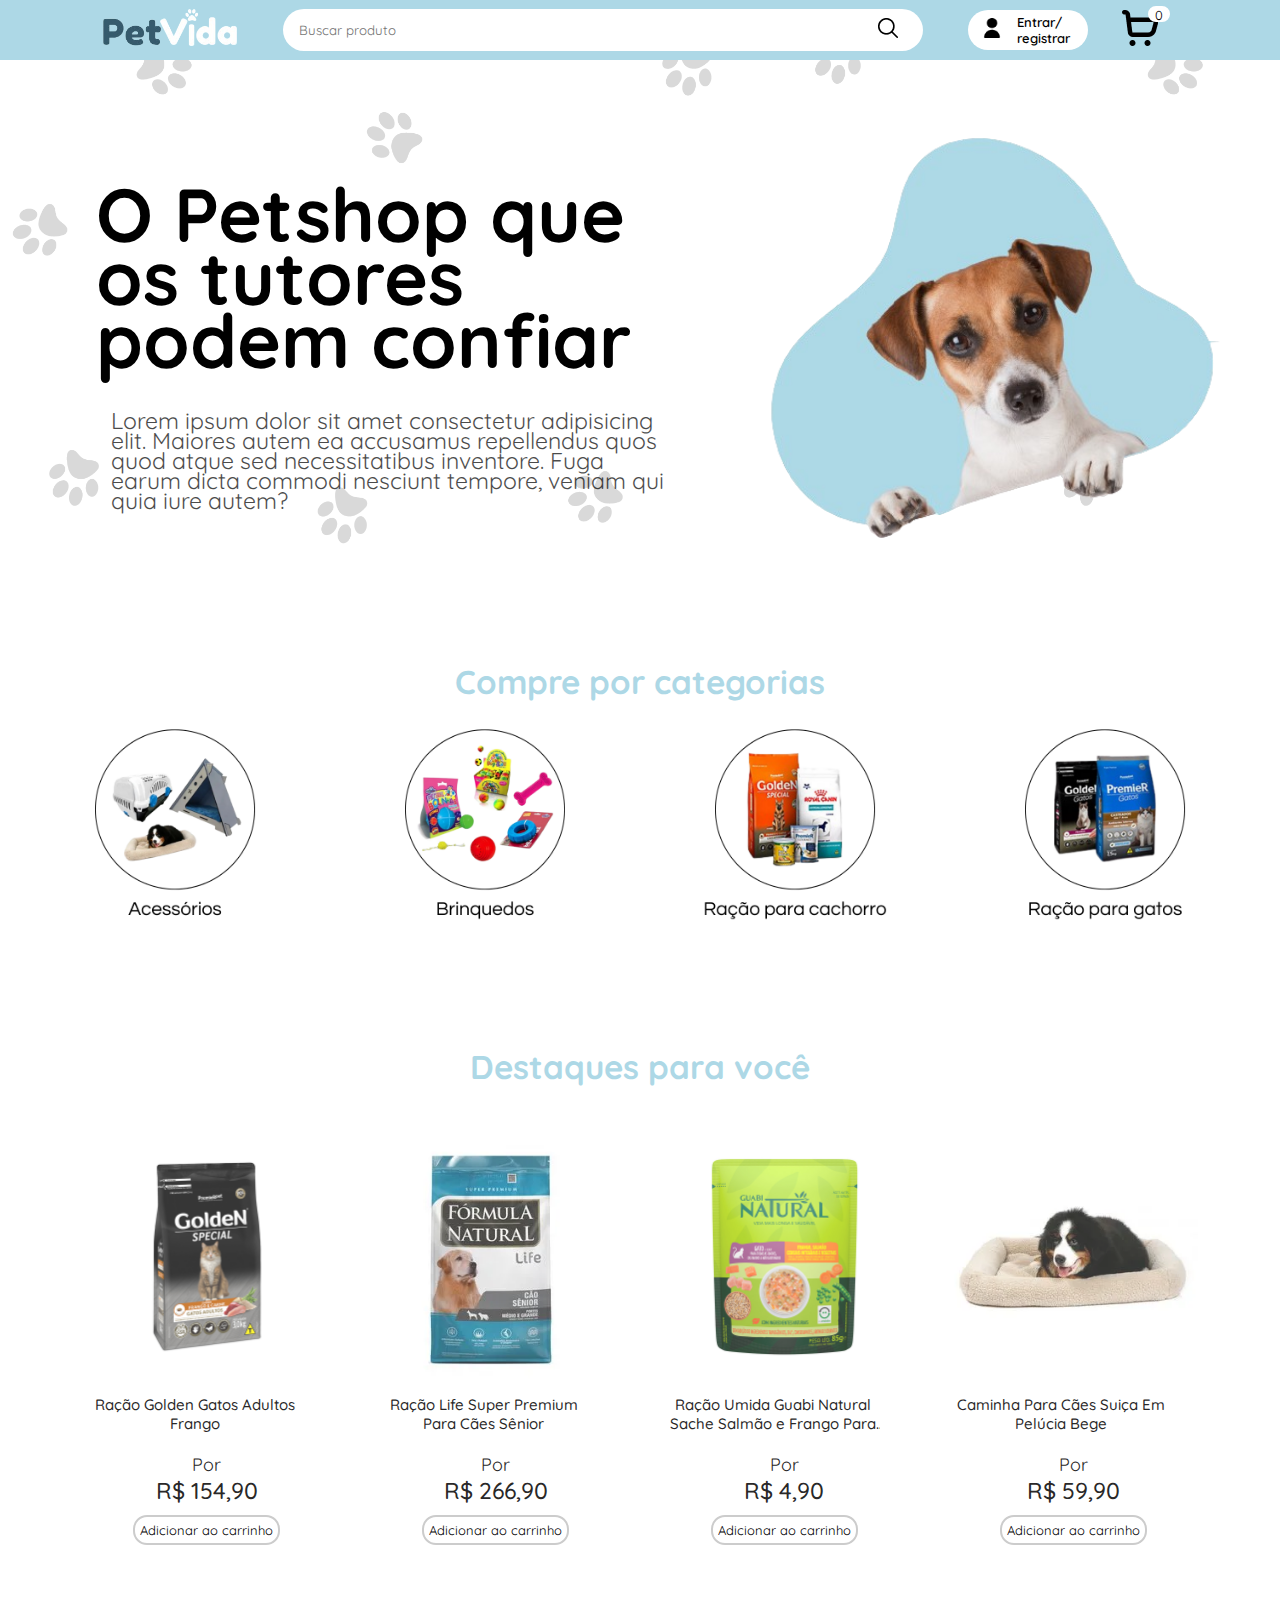
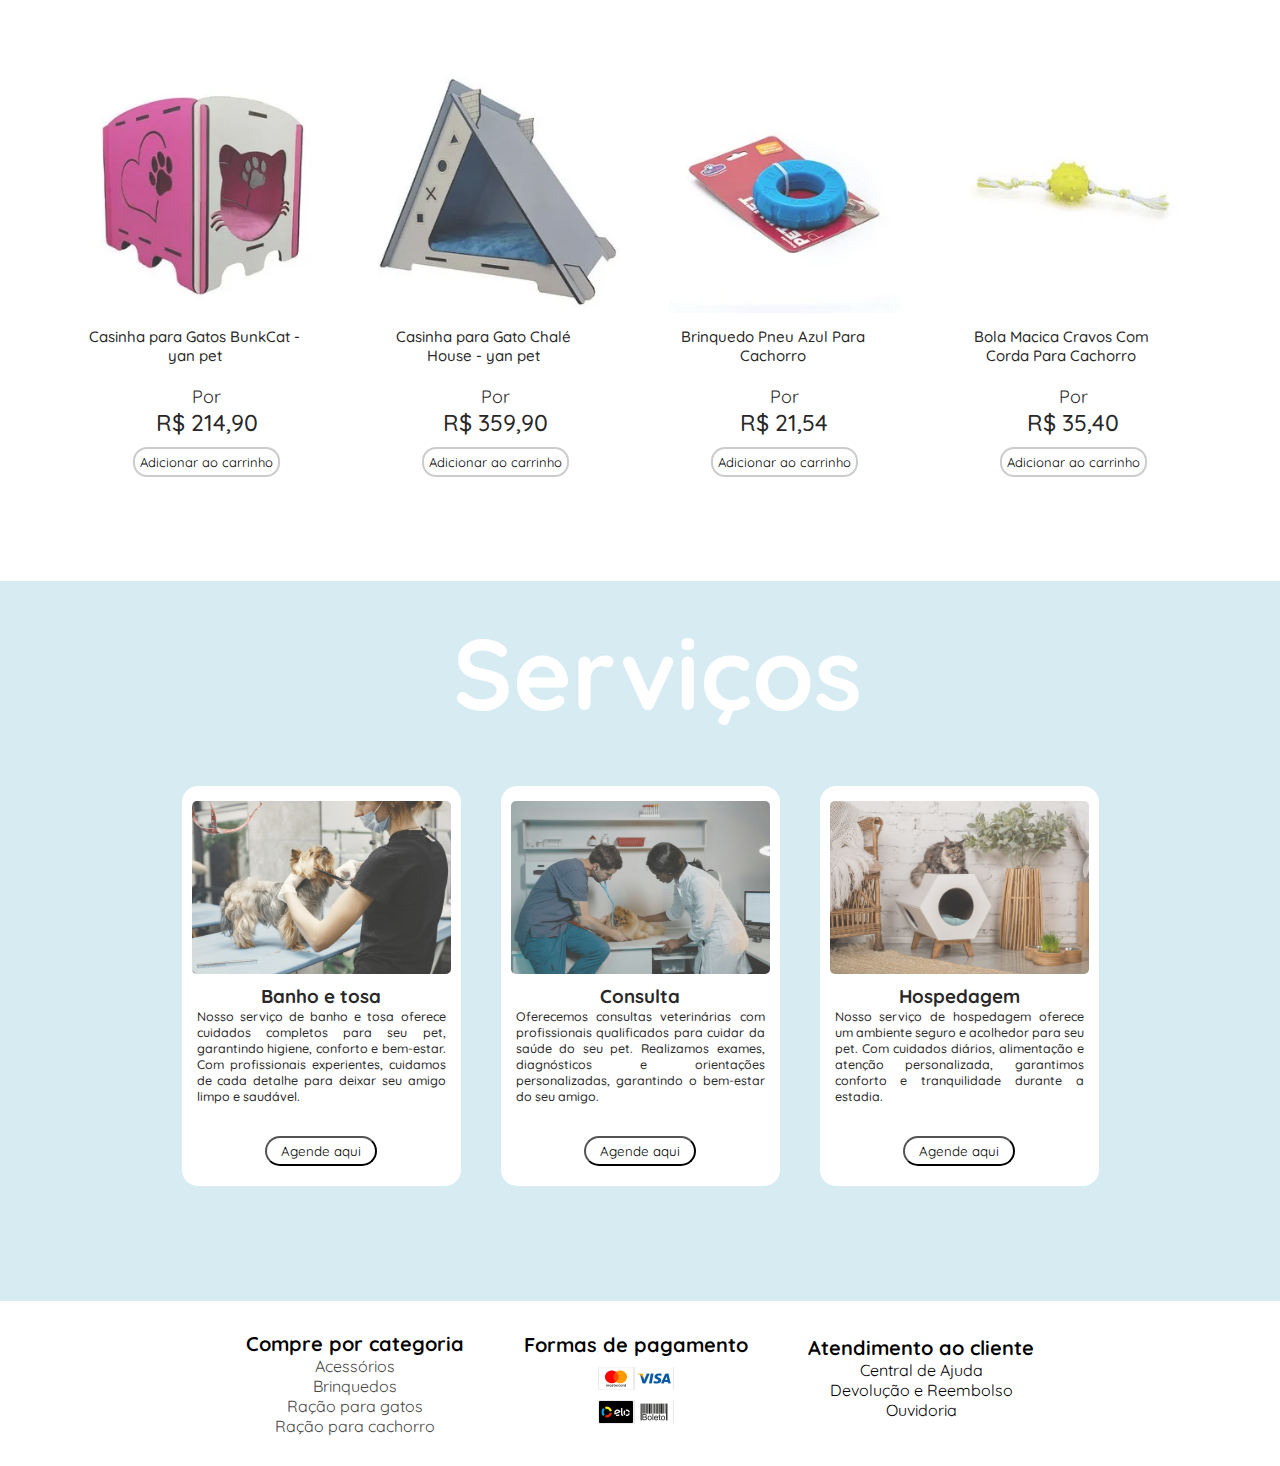
<file: index.html>
<!DOCTYPE html>
<html lang="pt-br">

<head>
    <meta charset="UTF-8">
    <meta name="viewport" content="width=device-width, initial-scale=1.0">
    <title> PetVida </title>
    <link rel="stylesheet" href="./src/styles/header.css">
    <link rel="stylesheet" href="./src/styles/footer.css">
    <link rel="stylesheet" href="./src/styles/main.css">
    <link rel="stylesheet" href="/src/page/login.css">
    <link rel="icon" type="img/x-icon" href="">

    <script src="./src/js/carrinho.js"></script>

</head>

<body>
    <header>
        <div class="navbar">
            <div class="logomarca">
                <a href="#home">
                    <img src="./assets/img/PetVida-logomarca.png" alt="logomarca">
                </a>
            </div>

            <div class="barraDePesquisa-container">
                <div class="box-pesquisa">
                    <div class="pesquisa">
                        <input type="text" autocomplete="off" placeholder="Buscar produto" class="input-pesquisa">
                    </div>
                    <div class="button-pesquisa">
                        <button>
                            <img src="./assets/icons/pesquisa-icon.png">
                        </button>
                    </div>
                </div>
            </div>

            <div class="box-entrarRegistrar" onmouseover="menuShow()" onmouseout="menuHide()">
                <div class="usuario-icon">
                    <img src="./assets/icons/usuário-icon.png">
                </div>

                <div class="usuario-name">
                    <p>Entrar/
                        registrar</p>
                </div>
            </div>

            <div class="containerCarrinhoCompra">
                <div class="box-carrinhoDeCompra">
                    <a href="./src/page/carrinho.html">
                        <div class="carrinho-icon">
                            <img src="./assets/icons/carrinho-de-compra.png" alt="carrinho de compra">
                        </div>
                    </a>
                </div>
                <div aria-hidden="true" class="emblema-numerico-carrinho"> 0 </div>
            </div>
            
        </div>
        <div class="links-entrarRegistrar">
            <a href="/src/page/login.html">
                <button class="btn-entrar">
                    <p>Entre</p>
                </button>
            </a>
            <a href="/src/page/registrar.html">
                <button class="btn-registrar">
                    <p>Registrar</p>
                </button>
            </a>
        </div>
    </header>

    <!----HOME---->
    <div id="home">
        <section class="container-left">
            <div class="box-TitleLeft">
                <h1 class="title-containerleft"> O Petshop que os tutores podem confiar </h1>
                <p class="paragrafo-containerleft1"> Lorem ipsum dolor sit amet consectetur adipisicing elit. Maiores
                    autem ea accusamus repellendus quos quod atque sed necessitatibus inventore. Fuga earum dicta
                    commodi nesciunt tempore, veniam qui quia iure autem? </p>
            </div>
        </section>

        <div class="container-right">
                <img src="./assets/img/dog-02.png" alt="dog-01" class="dog-01">
        </div>
    </div>

    <!----COMPRE POR CATEGORIA---->
    <div class="container-compreCategoria">
        <h2 class="titulo-compreCategoria"> Compre por categorias </h2>
        <section class="box-Categorias">

            <a href="./src/page/acessorio.html">
                <img src="./assets/img/img o que temos/Acessórios.png" alt="acessórios-para-pet"
                    class="img-compreCategoria">
            </a>

            <a href="./src/page/brinquedo.html">
                <img src="./assets/img/img o que temos/brinquedos.png" alt="brinquedos" class="img-compreCategoria">
            </a>

            <a href="./src/page/comida-para-cachorro.html">
                <img src="./assets/img/img o que temos/racao-cachorro.png" alt="comidacachorro" class="img-compreCategoria">
            </a>

            <a href="./src/page/comida-para-gato.html">
                <img src="./assets/img/img o que temos/racao-gato.png" alt="comidagato" class="img-compreCategoria">
            </a>
        </section>
    </div>

    <!----PRODUTOS EM DESTAQUES---->
    <H1 class="title-produtosDestaque"> Destaques para você </H1>
    <div class="Produtos-destaque">
        <div class="card-produtos">
            <div>
                <a href="/src/page/produtosPage.html" class="product-link" style="text-decoration: none;">
                    <img src="../../assets/img/img comida gato/racao-golden-gatos-adultos-frango-1-kg_1.jpg"
                        alt="ração royal canin medium" class="product-image">
                </a>
                <h2 class="product-title"> Ração Golden Gatos Adultos Frango </h2>
                <br>
                <h4> Por </h4>
                <p class="product-price"> R$ 154,90 </p>
            </div>
            <div class="div-addCrrinho">
                <button class="btn-addCarrinho"> Adicionar ao carrinho </button>
            </div>
        </div>

        <div class="card-produtos">
            <a href="/src/page/produtosPage.html" class="product-link" style="text-decoration: none;">
                <img src="../../../assets/img/img comida cachorro/racao-formula-natural-senior.png"
                    alt="ração formula natural senior" class="product-image">
            </a>
            <h2 class="product-title"> Ração Life Super Premium Para Cães Sênior </h2>
            <br>
            <h4> Por </h4>
            <p class="product-price"> R$ 266,90 </p>
            <div class="div-addCrrinho">
                <button class="btn-addCarrinho" type="button"> Adicionar ao carrinho </button>
            </div>
        </div>

        <div class="card-produtos">
            <a href="/src/page/produtosPage.html" class="product-link" style="text-decoration: none;">
                <img src="../../assets/img/img comida gato/Racao-Umida-Guabi-Natural-Sache-Salmao-e-Frango-Para-Gato-Castrado-85g.jpg"
                    alt="ração raças cachorro golden pequenas" class="product-image">
            </a>
            <h2 class="product-title"> Ração Umida Guabi Natural Sache Salmão e Frango Para Gato Castrado 85g </h2>
            <br>
            <h4> Por </h4>
            <p class="product-price"> R$ 4,90 </p>
            <div class="div-addCrrinho">
                <button class="btn-addCarrinho" type="button"> Adicionar ao carrinho </button>
            </div>
        </div>

        <div class="card-produtos">
            <a href="/src/page/produtosPage.html" class="product-link" style="text-decoration: none;">
                <img src="../../../assets/imagem cama e caixa de transporte/cachorro/cama-cachorro-bege.png"
                    alt="cama cachorro bege" class="product-image">
            </a>
            <h2 class="product-title"> Caminha Para Cães Suiça Em Pelúcia Bege </h2>
            <br>
            <h4> Por </h4>
            <p class="product-price"> R$ 59,90 </p>
            <div class="div-addCrrinho">
                <button class="btn-addCarrinho" type="button"> Adicionar ao carrinho </button>
            </div>
        </div>

        <div class="card-produtos">
            <a href="/src/page/produtosPage.html" class="product-link" style="text-decoration: none;">
                <img src="../../../assets/imagem cama e caixa de transporte/gato/Casinha-para-Gatos-BunkCat-Rosa---Yan-Pet.png"
                    alt="casinha gato bunkcat rosa" class="product-image">
            </a>
            <h2 class="product-title"> Casinha para Gatos BunkCat - yan pet </h2>
            <br>
            <h4> Por </h4>
            <p class="product-price"> R$ 214,90 </p>
            <div class="div-addCrrinho">
                <button class="btn-addCarrinho" type="button"> Adicionar ao carrinho </button>
            </div>
        </div>

        <div class="card-produtos">
            <a href="/src/page/produtosPage.html" class="product-link" style="text-decoration: none;">
                <img src="../../../assets/imagem cama e caixa de transporte/gato/Chale-House-Casinha-Azul-para-Gatos---Yan-Pet.png"
                    alt="casinha gato chale house rosa" class="product-image">
            </a>
            <h2 class="product-title"> Casinha para Gato Chalé House - yan pet </h2>
            <br>
            <h4> Por </h4>
            <p class="product-price"> R$ 359,90 </p>
            <div class="div-addCrrinho">
                <button class="btn-addCarrinho"> Adicionar ao carrinho </button>
            </div>
        </div>

        <div class="card-produtos">
            <a href="/src/page/produtosPage.html" class="product-link" style="text-decoration: none;">
                <img src="../../../assets/img/img brinquedos/brinquedo-pet-play-pneu-azul-113655.png" alt="pneu azul"
                    class="product-image">
            </a>
            <h2 class="product-title"> Brinquedo Pneu Azul Para Cachorro </h2>
            <br>
            <h4> Por </h4>
            <p class="product-price"> R$ 21,54 </p>
            <div class="div-addCrrinho">
                <button class="btn-addCarrinho" type="button"> Adicionar ao carrinho </button>
            </div>
        </div>

        <div class="card-produtos">
            <a href="/src/page/produtosPage.html" class="product-link" style="text-decoration: none;">
                <img src="../../../assets/img/img brinquedos/bola-macica-cravos-com-corda-G-11619PI7.png"
                    alt="bola macica cravos" class="product-image">
            </a>
            <h2 class="product-title"> Bola Macica Cravos Com Corda Para Cachorro </h2>
            <br>
            <h4> Por </h4>
            <p class="product-price"> R$ 35,40 </p>
            <div class="div-addCrrinho">
                <button class="btn-addCarrinho" type="button"> Adicionar ao carrinho </button>
            </div>
        </div>
    </div>

    <!----SERVIÇOS---->
    <div class="wrapper-cardServicos">
        <div class="box-titleCard">
            <h1 class="title-card"> Serviços </h1>
        </div>
        <section class="box-cardServicos">
            <div class="cards card1">
                <div class="caixa-informationService">
                    <img src="./assets/img/img serviços/img-tosa.jpg" alt="img banho tosa" class="imagem30px">
                    <h3> Banho e tosa </h3>
                    <div class="card-paragrafo">
                        <p>Nosso serviço de banho e tosa oferece cuidados completos para seu pet, garantindo higiene, conforto e bem-estar. Com profissionais experientes, cuidamos de cada detalhe para deixar seu amigo limpo e saudável.</p>
                    </div>
                </div>
                <div class="link-ButtonAgendar">
                    <a href="./src/page/BanhoTosa.html">
                        <button class="btnAgendar"> Agende aqui </button>
                    </a>
                </div>
            </div>
            <div class="cards card2">
                <div class="caixa-informationService">
                    <img src="./assets/img/img serviços/img-consulta.jpg" alt="img consulta">
                    <h3> Consulta </h3>
                    <div class="card-paragrafo">
                        <p>Oferecemos consultas veterinárias com profissionais qualificados para cuidar da saúde do seu pet. Realizamos exames, diagnósticos e orientações personalizadas, garantindo o bem-estar do seu amigo.</p>
                    </div>
                </div>
                <div class="link-ButtonAgendar">
                    <a href="./src/page/Consulta.html">
                        <button class="btnAgendar"> Agende aqui </button>
                    </a>
                </div>
            </div>
            <div class="cards card3">
                <div class="caixa-informationService">
                    <img src="./assets/img/img serviços/img-hospedagem2.png" alt="hospedagem">
                    <h3> Hospedagem </h3>
                    <div class="card-paragrafo">
                        <p>Nosso serviço de hospedagem oferece um ambiente seguro e acolhedor para seu pet. Com cuidados diários, alimentação e atenção personalizada, garantimos conforto e tranquilidade durante a estadia.</p>
                    </div>
                </div>
                <div class="link-ButtonAgendar">
                    <a href="#">
                        <button class="btnAgendar"> Agende aqui </button>
                    </a>
                </div>
            </div>
        </section>
    </div>

    <footer>
        <div class="box1">
            <h2> Compre por categoria </h2>

            <a href="src/page/acessorio.html">
                <p> Acessórios </p>
            </a>

            <a href="src/page/brinquedo.html">
                <p> Brinquedos </p>
            </a>

            <a href="src/page/comida-para-gato.html">
                <p> Ração para gatos </p>
            </a>

            <a href="src/page/comida-para-cachorro.html">
                <p> Ração para cachorro </p>
            </a>
        </div>

        <div class="box2">
            <h2> Formas de pagamento </h2>

            <div class="img-formaPagamento">
                <img src="./assets/img/img formas de pagamento/mastercard-img.png" alt="mastercard">
                <img src="./assets/img/img formas de pagamento/visa-img.png" alt="visa card">
            </div>

            <div class="img-formaPagamento">
                <img src="./assets/img/img formas de pagamento/elo-img.png" alt="elo card">
                <img src="./assets/img/img formas de pagamento/boleto-img.png" alt="boleto">
            </div>
        </div>

        <div class="box3">
            <h2> Atendimento ao cliente </h2>

            <a href="#">
                <p> Central de Ajuda </p>
            </a>

            <a href="#">
                <p> Devolução e Reembolso </p>
            </a>

            <a href="#">
                <p> Ouvidoria </p>
            </a>
        </div>
    </footer>
</body>


<script src="./src/js/index.js"></script>



</html>
</file>
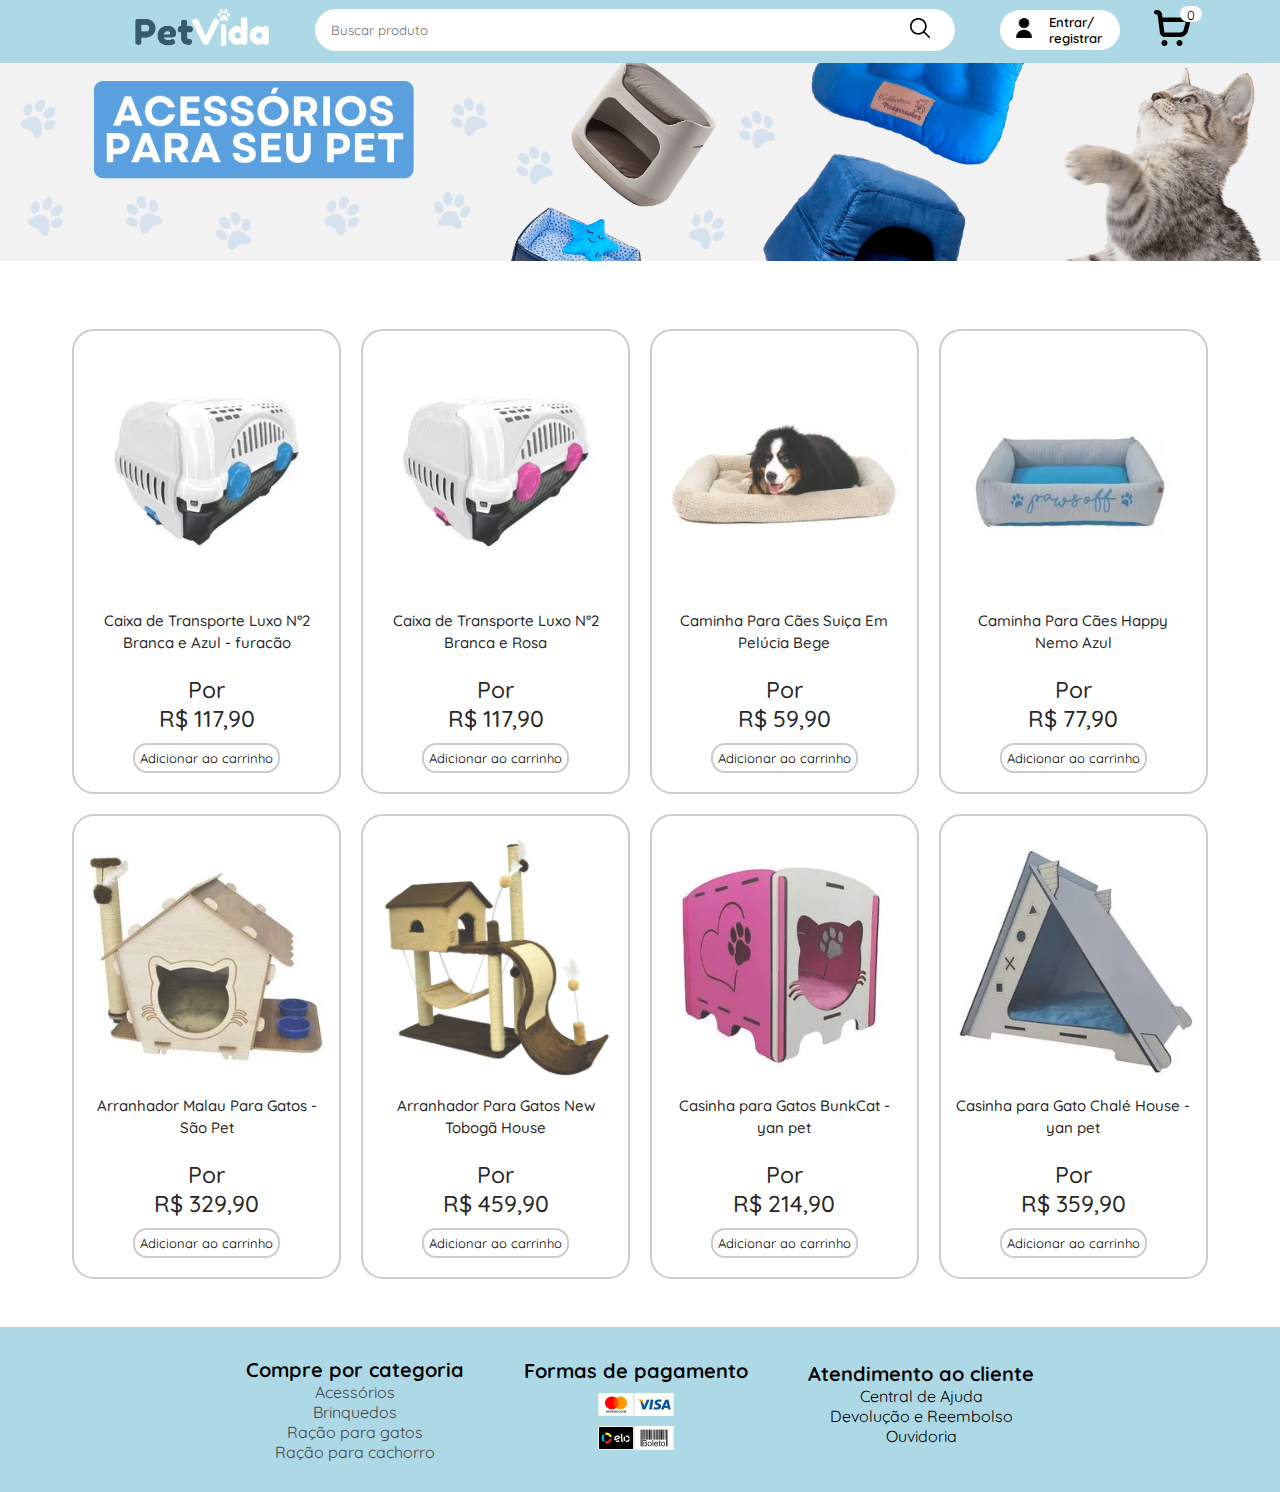
<file: src/page/acessorio.html>
<!DOCTYPE html>
<html lang="pt-br">

<head>
    <meta charset="UTF-8">
    <meta name="viewport" content="width=device-width, initial-scale=1.0">
    <title> Acessórios para seu pet </title>

    <link rel="stylesheet" href="../styles/header.css">
    <link rel="stylesheet" href="./pages-styles.css">
    <link rel="stylesheet" href="../styles/footer.css">

</head>

<body>
    <header>
        <div class="navbar">
            <div class="logomarca">
                <a href="../../index.html">
                    <img src="../../assets/img/PetVida-logomarca.png" alt="logomarca">
                </a>
            </div>

            <div class="barraDePesquisa-container">
                <div class="box-pesquisa">
                    <div class="pesquisa">
                        <input type="text" autocomplete="off" placeholder="Buscar produto" class="input-pesquisa">
                    </div>
                    <div class="button-pesquisa">
                        <button>
                            <img src="../../assets/icons/pesquisa-icon.png">
                        </button>
                    </div>
                </div>
            </div>

            <div class="box-entrarRegistrar" onmouseover="menuShow()" onmouseout="menuHide()">
                <div class="usuario-icon">
                    <img src="../../assets/icons/usuário-icon.png">
                </div>

                <div class="usuario-name">
                    <p>Entrar/
                        registrar</p>
                </div>
            </div>
            <div class="containerCarrinhoCompra">
                <div class="box-carrinhoDeCompra">
                    <a href="./carrinho.html">
                        <div class="carrinho-icon">
                            <img src="../../assets/icons/carrinho-de-compra.png" alt="carrinho de compra">
                        </div>
                    </a>
                </div>
                <div aria-hidden="true" class="emblema-numerico-carrinho"> 0 </div>
            </div>

        </div>
        <div class="links-entrarRegistrar">
            <button class="btn-entrar">
                <p>Entre</p>
            </button>

            <button class="btn-registrar">
                <p>Registrar</p>
            </button>
        </div>
    </header>

    <div class="container">
        <!-- BANNER -->
        <div class="img-banner">
            <img src="../../../assets/img/img-banner/banner-acessorio.png" alt="banner acessórios" class="img-banner">
        </div>


        <!-- PARTE DOS PRODUTOS -->

        <section class="container-produtos">
            <div class="card-produtos">
                <a href="/src/page/produtosPage.html" class="product-link" style="text-decoration: none;">
                    <img src="../../../assets/imagem cama e caixa de transporte/caixa-de-transporte-luxo-branca-detalheazul-furacao-pet.png"
                        alt="caixa tranporte detalhe azul" class="product-image">
                </a>
                <h2 class="product-title"> Caixa de Transporte Luxo N°2 Branca e Azul - furacão </h2>
                <br>
                <h4> Por </h4>
                <p class="product-price"> R$ 117,90 </p>
                <div class="div-addCrrinho">
                    <button class="btn-addCarrinho" type="button"> Adicionar ao carrinho </button>
                </div>
            </div>

            <div class="card-produtos">
                <a href="/src/page/produtosPage.html" class="product-link" style="text-decoration: none;">
                    <img src="../../../assets/imagem cama e caixa de transporte/caixa-de-transporte-luxo-branca-detalherosa-furacao-pet.png"
                        alt="caixa tranporte detalhe rosa" class="product-image">
                </a>
                <h2 class="product-title"> Caixa de Transporte Luxo N°2 Branca e Rosa </h2>
                <br>
                <h4> Por </h4>
                <p class="product-price"> R$ 117,90 </p>
                <div class="div-addCrrinho">
                    <button class="btn-addCarrinho" type="button"> Adicionar ao carrinho </button>
                </div>
            </div>

            <div class="card-produtos">
                <a href="/src/page/produtosPage.html" class="product-link" style="text-decoration: none;">
                    <img src="../../../assets/imagem cama e caixa de transporte/cachorro/cama-cachorro-bege.png"
                        alt="cama cachorro bege" class="product-image">
                </a>
                <h2 class="product-title"> Caminha Para Cães Suiça Em Pelúcia Bege </h2>
                <br>
                <h4> Por </h4>
                <p class="product-price"> R$ 59,90 </p>
                <div class="div-addCrrinho">
                    <button class="btn-addCarrinho" type="button"> Adicionar ao carrinho </button>
                </div>
            </div>

            <div class="card-produtos">
                <a href="/src/page/produtosPage.html" class="product-link" style="text-decoration: none;">
                    <img src="../../../assets/imagem cama e caixa de transporte/cachorro/cama-cachorro-pickorruchos-azul.png"
                        alt="cama cachorro pickorruchos azul" class="product-image">
                </a>
                <h2 class="product-title"> Caminha Para Cães Happy Nemo Azul </h2>
                <br>
                <h4> Por </h4>
                <p class="product-price"> R$ 77,90 </p>
                <div class="div-addCrrinho">
                    <button class="btn-addCarrinho" type="button"> Adicionar ao carrinho </button>
                </div>
            </div>

            <div class="card-produtos">
                <a href="/src/page/produtosPage.html" class="product-link" style="text-decoration: none;">
                    <img src="../../../assets/imagem cama e caixa de transporte/gato/arranhador-malau.png"
                        alt="arranhador malau para gatos" class="product-image">
                </a>
                <h2 class="product-title"> Arranhador Malau Para Gatos - São Pet </h2>
                <br>
                <h4> Por </h4>
                <p class="product-price"> R$ 329,90 </p>
                <div class="div-addCrrinho">
                    <button class="btn-addCarrinho" type="button"> Adicionar ao carrinho </button>
                </div>
            </div>

            <div class="card-produtos">
                <a href="/src/page/produtosPage.html" class="product-link" style="text-decoration: none;">
                    <img src="../../../assets/imagem cama e caixa de transporte/gato/arranhador_new_house_toboga-gato.jpg"
                        alt="arranhador new house para gato" class="product-image">
                </a>
                <h2 class="product-title"> Arranhador Para Gatos New Tobogã House </h2>
                <br>
                <h4> Por </h4>
                <p class="product-price"> R$ 459,90 </p>
                <div class="div-addCrrinho">
                    <button class="btn-addCarrinho" type="button"> Adicionar ao carrinho </button>
                </div>
            </div>

            <div class="card-produtos">
                <a href="/src/page/produtosPage.html" class="product-link" style="text-decoration: none;">
                    <img src="../../../assets/imagem cama e caixa de transporte/gato/Casinha-para-Gatos-BunkCat-Rosa---Yan-Pet.png"
                        alt="casinha gato bunkcat rosa" class="product-image">
                </a>
                <h2 class="product-title"> Casinha para Gatos BunkCat - yan pet </h2>
                <br>
                <h4> Por </h4>
                <p class="product-price"> R$ 214,90 </p>
                <div class="div-addCrrinho">
                    <button class="btn-addCarrinho" type="button"> Adicionar ao carrinho </button>
                </div>
            </div>

            <div class="card-produtos">
                <a href="/src/page/produtosPage.html" class="product-link" style="text-decoration: none;">
                    <img src="../../../assets/imagem cama e caixa de transporte/gato/Chale-House-Casinha-Azul-para-Gatos---Yan-Pet.png"
                        alt="casinha gato chale house rosa" class="product-image">
                </a>
                <h2 class="product-title"> Casinha para Gato Chalé House - yan pet </h2>
                <br>
                <h4> Por </h4>
                <p class="product-price"> R$ 359,90 </p>
                <div class="div-addCrrinho">
                    <button class="btn-addCarrinho" type="button"> Adicionar ao carrinho </button>
                </div>
            </div>
        </section>
    </div>
    <!-- Rodapé -->
    <footer style="background-color: #add8e6;">
        <div class="box1">
            <h2> Compre por categoria </h2>

            <a href="./acessorio.html">
                <p> Acessórios </p>
            </a>

            <a href="./brinquedo.html">
                <p> Brinquedos </p>
            </a>

            <a href="./comida-para-gato.html">
                <p> Ração para gatos </p>
            </a>

            <a href="./comida-para-cachorro.html">
                <p> Ração para cachorro </p>
            </a>
        </div>

        <div class="box2">
            <h2> Formas de pagamento </h2>

            <div class="img-formaPagamento">
                <img src="../../assets/img/img formas de pagamento/mastercard-img.png" alt="mastercard">
                <img src="../../assets/img/img formas de pagamento/visa-img.png" alt="visa card">
            </div>

            <div class="img-formaPagamento">
                <img src="../../assets/img/img formas de pagamento/elo-img.png" alt="elo card">
                <img src="../../assets/img/img formas de pagamento/boleto-img.png" alt="boleto">
            </div>
        </div>

        <div class="box3">
            <h2> Atendimento ao cliente </h2>

            <a href="#">
                <p> Central de Ajuda </p>
            </a>

            <a href="#">
                <p> Devolução e Reembolso </p>
            </a>

            <a href="#">
                <p> Ouvidoria </p>
            </a>
        </div>
    </footer>

    <script src="../js/index.js"></script>
    <script src="../js/carrinho.js"></script>

</body>

</html>
</file>
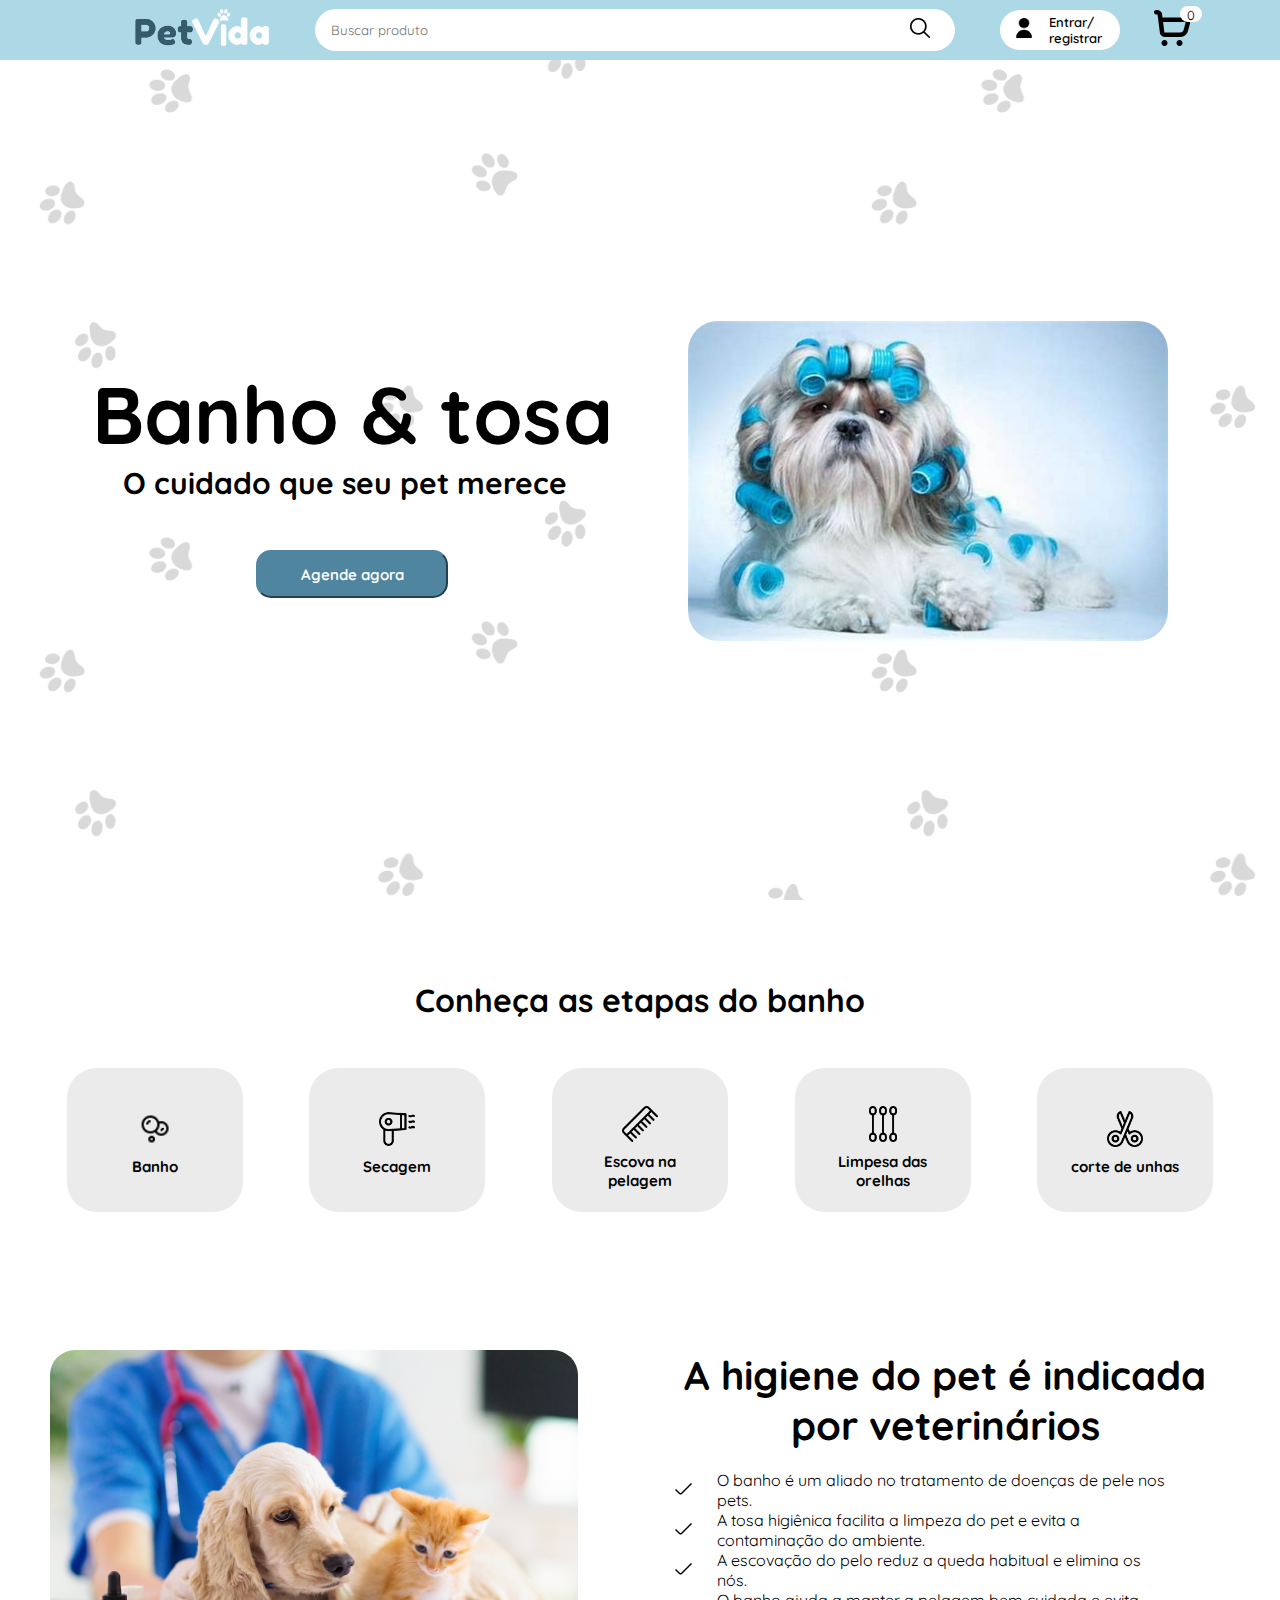
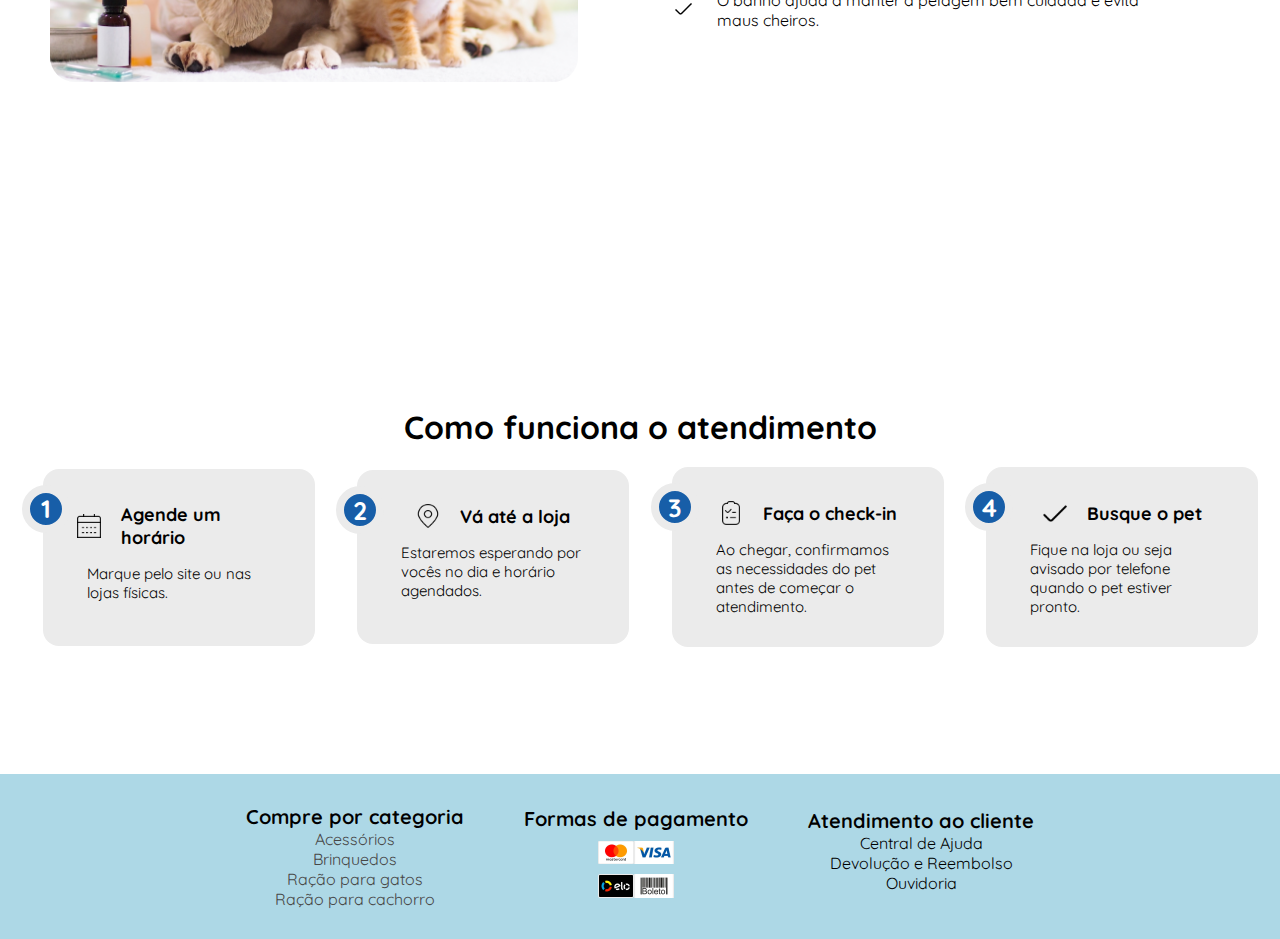
<file: src/page/BanhoTosa.html>
<!DOCTYPE html>
<html lang="pt-br">

<head>
    <meta charset="UTF-8">
    <meta name="viewport" content="width=, initial-scale=1.0">
    <title> Formulária banho e tosa </title>

    <link rel="stylesheet" href="./BanhoTosa.css">
    <link rel="stylesheet" href="../styles/header.css">
    <link rel="stylesheet" href="../styles/footer.css">
</head>

<body>
    <header>
        <div class="navbar">
            <div class="logomarca">
                <a href="../../index.html">
                    <img src="../../assets/img/PetVida-logomarca.png" alt="logomarca">
                </a>
            </div>

            <div class="barraDePesquisa-container">
                <div class="box-pesquisa">
                    <div class="pesquisa">
                        <input type="text" autocomplete="off" placeholder="Buscar produto" class="input-pesquisa">
                    </div>
                    <div class="button-pesquisa">
                        <button>
                            <img src="../../assets/icons/pesquisa-icon.png">
                        </button>
                    </div>
                </div>
            </div>

            <div class="box-entrarRegistrar" onmouseover="menuShow()" onmouseout="menuHide()">
                <div class="usuario-icon">
                    <img src="../../assets/icons/usuário-icon.png">
                </div>

                <div class="usuario-name">
                    <p>Entrar/
                        registrar</p>
                </div>
            </div>

            <div class="containerCarrinhoCompra">
                <div class="box-carrinhoDeCompra">
                    <a href="./carrinho.html">
                        <div class="carrinho-icon">
                            <img src="../../assets/icons/carrinho-de-compra.png" alt="carrinho de compra">
                        </div>
                    </a>
                </div>
                <div aria-hidden="true" class="emblema-numerico-carrinho"> 0 </div>
            </div>

        </div>
        <div class="links-entrarRegistrar">
            <button class="btn-entrar">
                <p>Entre</p>
            </button>

            <button class="btn-registrar">
                <p>Registrar</p>
            </button>
        </div>
    </header>

    <!-----HOME----->
    <div id="home-banhoTosa">
        <div class="container-left-home">
            <div class="navbar-banhoTosa">
                <h1> Banho & tosa </h1>
                <h4> O cuidado que seu pet merece </h4>
                <div class="button-agendar">
                    <a href="./formBanhoTosa.html"> <Button> Agende agora </Button> </a>
                </div>
            </div>
        </div>

        <div class="container-right-home">
            <img src="../../assets/img/img serviços/cachorro-momentoDeBeleza.png" alt="Cachorro o banho">
        </div>
    </div>

<!--====Etapas do banho====-->
    <div class="Etapas-do-banho">
        <h1> Conheça as etapas do banho </h1>
        <div class="box-etapas-banho">
            <div class="etapas">
                <div class="details">
                    <img src="../../assets/icons/bolhaDeSabao-icon.png" alt="bolhas">
                    <h4> Banho </h4>
                </div>
            </div>

            <div class="etapas">
                <div class="details">
                    <img src="../../assets/icons/secador.png" alt="secador">
                    <h4> Secagem </h4>
                </div>
            </div>

            <div class="etapas">
                <div class="details">
                    <img src="../../assets/icons/pente.png" alt="pente">
                    <h4> Escova na pelagem </h4>
                </div>
            </div>

            <div class="etapas">
                <div class="details">
                    <img src="../../assets/icons/cotonetes.png" alt="cotonetes">
                    <h4> Limpesa das orelhas </h4>
                </div>
            </div>

            <div class="etapas">
                <div class="details">
                    <img src="../../assets/icons/tesoura.png" alt="tesoura">
                    <h4> corte de unhas </h4>
                </div>
            </div>
        </div>
    </div>

<!--====Benefícios do banho====-->
    <div class="container-beneficiosBanho">
        <div class="box-laft-beneficiosBanho">
            <img src="../../assets/img/img serviços/veterinario-com-cachorro.png" alt="img veterinário com cachorro">
        </div>
        <div class="box-right-beneficiosBanho">
            <h1 class="titulo-beneficiosBanho"> A higiene do pet é indicada por veterinários </h1>
            <div class="benefícios-do-banho">
                <div class="check-icon">
                    <img src="../../assets/icons/check-icon.png" alt="check icon">
                </div>
                <p> O banho é um aliado no tratamento de doenças de pele nos pets. </p>
            </div>
            <div class="benefícios-do-banho">
                <div class="check-icon">
                    <img src="../../assets/icons/check-icon.png" alt="check icon">
                </div>
                <p> A tosa higiênica facilita a limpeza do pet e evita a contaminação do ambiente. </p>
            </div>
            <div class="benefícios-do-banho">
                <div class="check-icon">
                    <img src="../../assets/icons/check-icon.png" alt="check icon">
                </div>
                <p> A escovação do pelo reduz a queda habitual e elimina os nós. </p>
            </div>
            <div class="benefícios-do-banho">
                <div class="check-icon">
                    <img src="../../assets/icons/check-icon.png" alt="check icon">
                </div>
                <p> O banho ajuda a manter a pelagem bem cuidada e evita maus cheiros. </p>
            </div>
        </div>
    </div>

<!--====Como funciona o atendimento====-->
    <div class="container-comoFunciona">
        <H1> Como funciona o atendimento</H1>
        
        <div class="como-funciona">
            <div class="informacao">
                <div class="style-BoxNumber"> 1 </div>
                <div class="detalhes">
                    <div class="title">
                        <img src="../../assets/icons/calendario.png" alt="calendário icon">
                        <h1> Agende um horário </h1>
                    </div>
                    <div class="paragrafo-detalhes">
                        <p> Marque pelo site ou nas lojas físicas. </p>
                    </div>
                </div> 
            </div>
            <div class="informacao"> 
                <div class="style-BoxNumber"> 2 </div>
                <div class="detalhes">
                    <div class="title">
                        <img src="../../assets/icons/marcador-mapa.png" alt="marcado de mapas icon">
                        <h1> Vá até a loja </h1>
                    </div>
                    <div class="paragrafo-detalhes">
                        <p> Estaremos esperando por vocês no dia e horário agendados. </p>
                    </div>
                </div>
            </div>
            <div class="informacao"> 
                <div class="style-BoxNumber"> 3 </div>
                <div class="detalhes">
                    <div class="title">
                        <img src="../../assets/icons/checkin-icon.png" alt="check-in icon">
                        <h1> Faça o check-in </h1>
                    </div>
                    <div class="paragrafo-detalhes">
                        <p> Ao chegar, confirmamos as necessidades do pet antes de começar o atendimento. </p>
                    </div>
                </div>
            </div>
            <div class="informacao"> 
                <div class="style-BoxNumber"> 4 </div>
                <div class="detalhes">
                    <div class="title">
                        <img src="../../assets/icons/check-icon.png" alt="check icon">
                        <h1> Busque o pet </h1>
                    </div>
                    <div class="paragrafo-detalhes">
                        <p> Fique na loja ou seja avisado por telefone quando o pet estiver pronto. </p>
                    </div>
                </div>
            </div>
        </div>
    </div>

    <!-----RODAPÉ----->
    <footer style="background-color: #add8e6; margin-top: 47px;">
        <div class="box1">
            <h2> Compre por categoria </h2>

            <a href="./acessorio.html">
                <p> Acessórios </p>
            </a>

            <a href="./brinquedo.html">
                <p> Brinquedos </p>
            </a>

            <a href="./comida-para-gato.html">
                <p> Ração para gatos </p>
            </a>

            <a href="./comida-para-cachorro.html">
                <p> Ração para cachorro </p>
            </a>
        </div>

        <div class="box2">
            <h2> Formas de pagamento </h2>

            <div class="img-formaPagamento">
                <img src="../../assets/img/img formas de pagamento/mastercard-img.png" alt="mastercard">
                <img src="../../assets/img/img formas de pagamento/visa-img.png" alt="visa card">
            </div>

            <div class="img-formaPagamento">
                <img src="../../assets/img/img formas de pagamento/elo-img.png" alt="elo card">
                <img src="../../assets/img/img formas de pagamento/boleto-img.png" alt="boleto">
            </div>
        </div>

        <div class="box3">
            <h2> Atendimento ao cliente </h2>

            <a href="#">
                <p> Central de Ajuda </p>
            </a>

            <a href="#">
                <p> Devolução e Reembolso </p>
            </a>

            <a href="#">
                <p> Ouvidoria </p>
            </a>
        </div>
    </footer>

    <script src="../js/index.js"></script>
    <script src="../js/carrinho.js"></script>
</body>

</html>
</file>
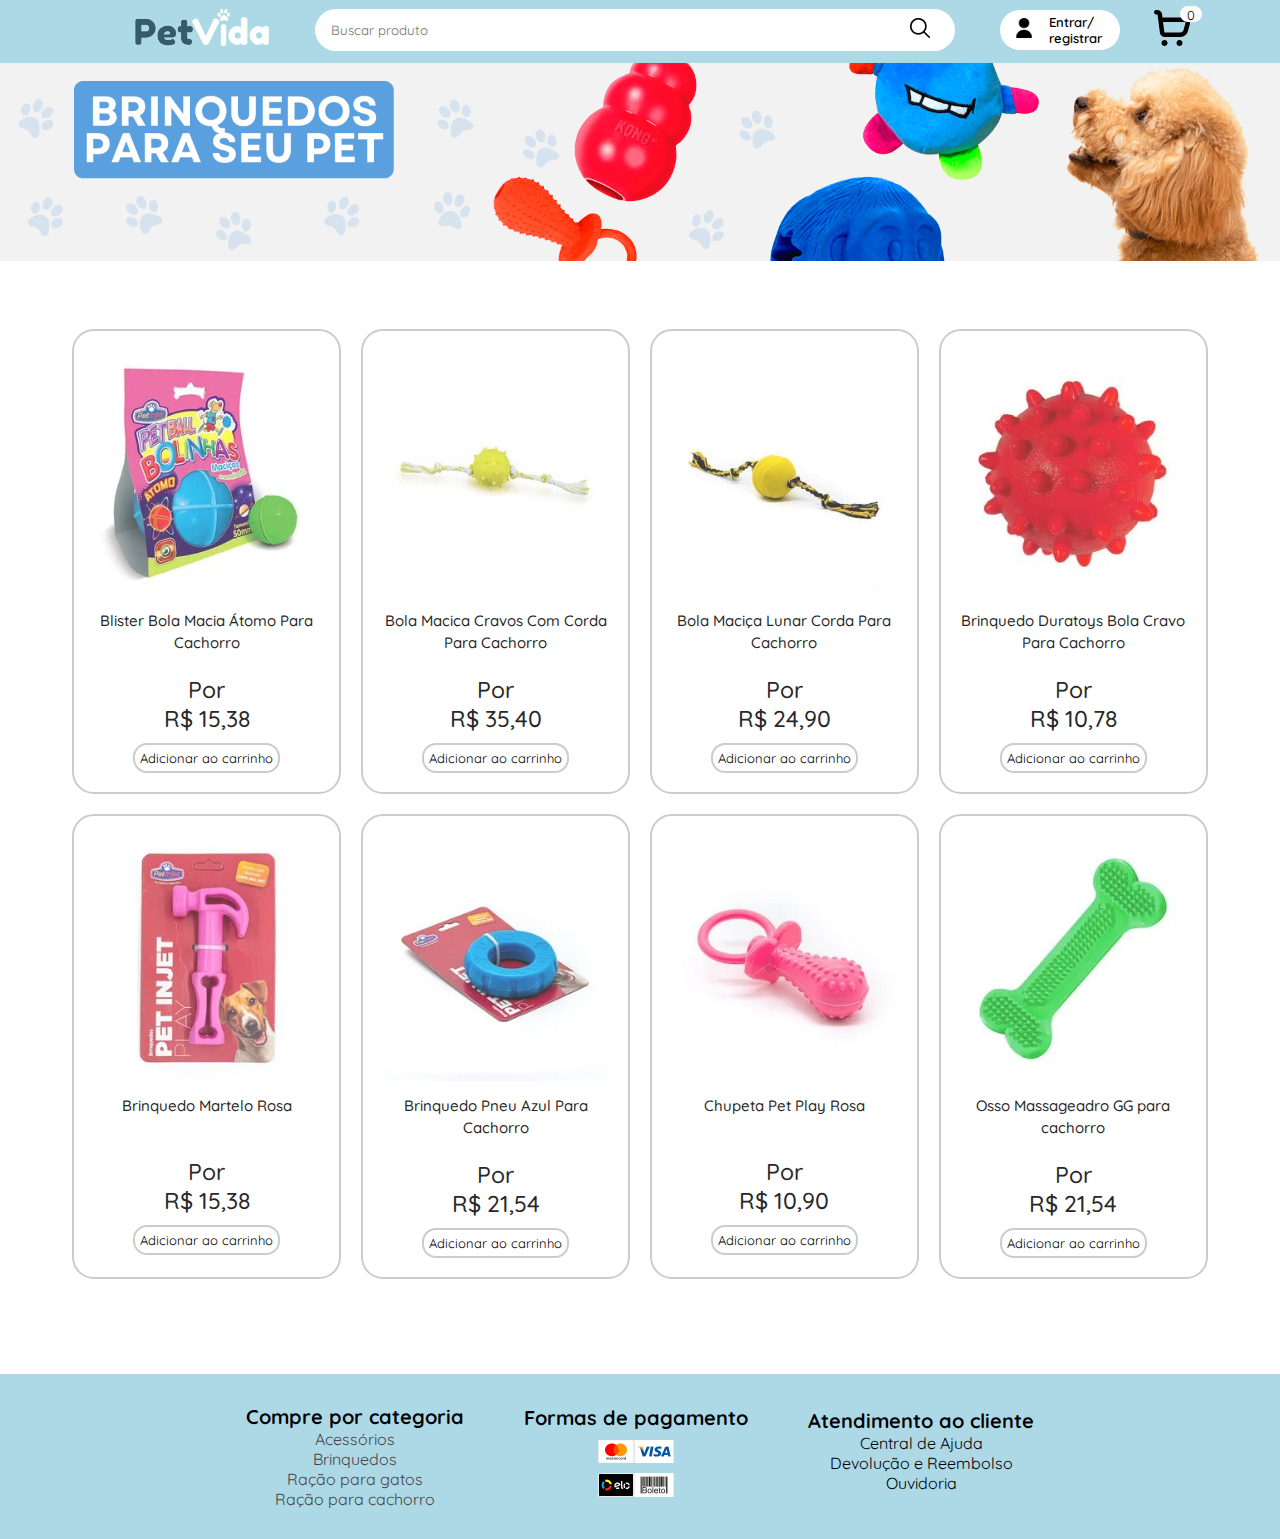
<file: src/page/brinquedo.html>
<!DOCTYPE html>
<html lang="pt-br">

<head>
    <meta charset="UTF-8">
    <meta name="viewport" content="width=device-width, initial-scale=1.0">
    <title> Brinquedos para seu pet </title>
    <link rel="stylesheet" href="../styles/header.css">
    <link rel="stylesheet" href="./pages-styles.css">
    <link rel="stylesheet" href="../styles/footer.css">

</head>

<body>

    <header>
        <div class="navbar">
            <div class="logomarca">
                <a href="../../index.html">
                    <img src="../../assets/img/PetVida-logomarca.png" alt="logomarca">
                </a>
            </div>

            <div class="barraDePesquisa-container">
                <div class="box-pesquisa">
                    <div class="pesquisa">
                        <input type="text" autocomplete="off" placeholder="Buscar produto" class="input-pesquisa">
                    </div>
                    <div class="button-pesquisa">
                        <button>
                            <img src="../../assets/icons/pesquisa-icon.png">
                        </button>
                    </div>
                </div>
            </div>

            <div class="box-entrarRegistrar" onmouseover="menuShow()" onmouseout="menuHide()">
                <div class="usuario-icon">
                    <img src="../../assets/icons/usuário-icon.png">
                </div>

                <div class="usuario-name">
                    <p>Entrar/
                        registrar</p>
                </div>
            </div>

            <div class="containerCarrinhoCompra">
                <div class="box-carrinhoDeCompra">
                    <a href="./carrinho.html">
                        <div class="carrinho-icon">
                            <img src="../../assets/icons/carrinho-de-compra.png" alt="carrinho de compra">
                        </div>
                    </a>
                </div>
                <div aria-hidden="true" class="emblema-numerico-carrinho"> 0 </div>
            </div>

        </div>
        <div class="links-entrarRegistrar">
            <button class="btn-entrar">
                <p>Entre</p>
            </button>

            <button class="btn-registrar">
                <p>Registrar</p>
            </button>
        </div>
    </header>

    <div class="container">
        <!-- BANNER -->
        <div class="img-banner">
            <img src="../../../assets/img/img-banner/banner-brinquedos.png" alt="banner acessórios" class="img-banner">
        </div>


        <!-- PARTE DOS PRODUTOS -->

        <section class="container-produtos">
            <div class="card-produtos">
                <a href="/src/page/produtosPage.html" class="product-link" style="text-decoration: none;">
                    <img src="../../../assets/img/img brinquedos/blister-bola-macia-atomo-10126.png"
                        alt="bola macia atomo" class="product-image">
                </a>
                <h2 class="product-title"> Blister Bola Macia Átomo Para Cachorro </h2>
                <br>
                <h4> Por </h4>
                <p class="product-price"> R$ 15,38 </p>

                <div class="div-addCrrinho">
                    <button class="btn-addCarrinho" type="button"> Adicionar ao carrinho </button>
                </div>
            </div>

            <div class="card-produtos">
                <a href="/src/page/produtosPage.html" class="product-link" style="text-decoration: none;">
                    <img src="../../../assets/img/img brinquedos/bola-macica-cravos-com-corda-G-11619PI7.png"
                        alt="bola macica cravos" class="product-image">
                </a>
                <h2 class="product-title"> Bola Macica Cravos Com Corda Para Cachorro </h2>
                <br>
                <h4> Por </h4>
                <p class="product-price"> R$ 35,40 </p>
                <div class="div-addCrrinho">
                    <button class="btn-addCarrinho" type="button"> Adicionar ao carrinho </button>
                </div>
            </div>

            <div class="card-produtos">
                <a href="/src/page/produtosPage.html" class="product-link" style="text-decoration: none;">
                    <img src="../../../assets/img/img brinquedos/bola-macica-lunar-corda-P-106144.png"
                        alt="bola macica lunar corda" class="product-image">
                </a>
                <h2 class="product-title"> Bola Maciça Lunar Corda Para Cachorro </h2>
                <br>
                <h4> Por </h4>
                <p class="product-price"> R$ 24,90 </p>
                <div class="div-addCrrinho">
                    <button class="btn-addCarrinho" type="button"> Adicionar ao carrinho </button>
                </div>
            </div>

            <div class="card-produtos">
                <a href="/src/page/produtosPage.html" class="product-link" style="text-decoration: none;">
                    <img src="../../../assets/img/img brinquedos/brinquedo-duratoys-bola-cravo-pula-pula-11155.png"
                        alt="brinquedo duratoys bola" class="product-image">
                </a>
                <h2 class="product-title"> Brinquedo Duratoys Bola Cravo Para Cachorro</h2>
                <br>
                <h4> Por </h4>
                <p class="product-price"> R$ 10,78 </p>
                <div class="div-addCrrinho">
                    <button class="btn-addCarrinho" type="button"> Adicionar ao carrinho </button>
                </div>
            </div>

            <div class="card-produtos">
                <a href="/src/page/produtosPage.html" class="product-link" style="text-decoration: none;">
                    <img src="../../../assets/img/img brinquedos/brinquedo-pet-play-martelo-rosa-113355P.png"
                        alt="arranhador malau para gatos" class="product-image">
                </a>
                <h2 class="product-title"> Brinquedo Martelo Rosa </h2>
                <br>
                <br>
                <h4> Por </h4>
                <p class="product-price"> R$ 15,38 </p>
                <div class="div-addCrrinho">
                    <button class="btn-addCarrinho" type="button"> Adicionar ao carrinho </button>
                </div>
            </div>

            <div class="card-produtos">
                <a href="/src/page/produtosPage.html" class="product-link" style="text-decoration: none;">
                    <img src="../../../assets/img/img brinquedos/brinquedo-pet-play-pneu-azul-113655.png"
                        alt="pneu azul" class="product-image">
                </a>
                <h2 class="product-title"> Brinquedo Pneu Azul Para Cachorro </h2>
                <br>
                <h4> Por </h4>
                <p class="product-price"> R$ 21,54 </p>
                <div class="div-addCrrinho">
                    <button class="btn-addCarrinho" type="button"> Adicionar ao carrinho </button>
                </div>
            </div>

            <div class="card-produtos">
                <a href="/src/page/produtosPage.html" class="product-link" style="text-decoration: none;">
                    <img src="../../../assets/img/img brinquedos/chupeta-pet-play-rosa-11323.png"
                        alt="casinha gato bunkcat rosa" class="product-image">
                </a>
                <h2 class="product-title"> Chupeta Pet Play Rosa </h2>
                <br>
                <br>
                <h4> Por </h4>
                <p class="product-price"> R$ 10,90 </p>
                <div class="div-addCrrinho">
                    <button class="btn-addCarrinho" type="button"> Adicionar ao carrinho </button>
                </div>
            </div>

            <div class="card-produtos">
                <a href="/src/page/produtosPage.html" class="product-link" style="text-decoration: none;">
                    <img src="../../../assets/img/img brinquedos/osso-massageador-dental-flex-grande-gg-verde-11129PI-11133PI.png"
                        alt="osso massageador dental" class="product-image">
                </a>
                <h2 class="product-title"> Osso Massageadro GG para cachorro</h2>
                <br>
                <h4> Por </h4>
                <p class="product-price"> R$ 21,54 </p>
                <div class="div-addCrrinho">
                    <button class="btn-addCarrinho" type="button"> Adicionar ao carrinho </button>
                </div>
            </div>
        </section>
    </div>

    <!-- Rodapé -->
    <footer style="background-color: #add8e6; margin-top: 47px;">
        <div class="box1">
            <h2> Compre por categoria </h2>

            <a href="./acessorio.html">
                <p> Acessórios </p>
            </a>

            <a href="./brinquedo.html">
                <p> Brinquedos </p>
            </a>

            <a href="./comida-para-gato.html">
                <p> Ração para gatos </p>
            </a>

            <a href="./comida-para-cachorro.html">
                <p> Ração para cachorro </p>
            </a>
        </div>

        <div class="box2">
            <h2> Formas de pagamento </h2>

            <div class="img-formaPagamento">
                <img src="../../assets/img/img formas de pagamento/mastercard-img.png" alt="mastercard">
                <img src="../../assets/img/img formas de pagamento/visa-img.png" alt="visa card">
            </div>

            <div class="img-formaPagamento">
                <img src="../../assets/img/img formas de pagamento/elo-img.png" alt="elo card">
                <img src="../../assets/img/img formas de pagamento/boleto-img.png" alt="boleto">
            </div>
        </div>

        <div class="box3">
            <h2> Atendimento ao cliente </h2>

            <a href="#">
                <p> Central de Ajuda </p>
            </a>

            <a href="#">
                <p> Devolução e Reembolso </p>
            </a>

            <a href="#">
                <p> Ouvidoria </p>
            </a>
        </div>
    </footer>

    <script src="../js/index.js"></script>
    <script src="../js/carrinho.js"></script>

</body>

</html>
</file>
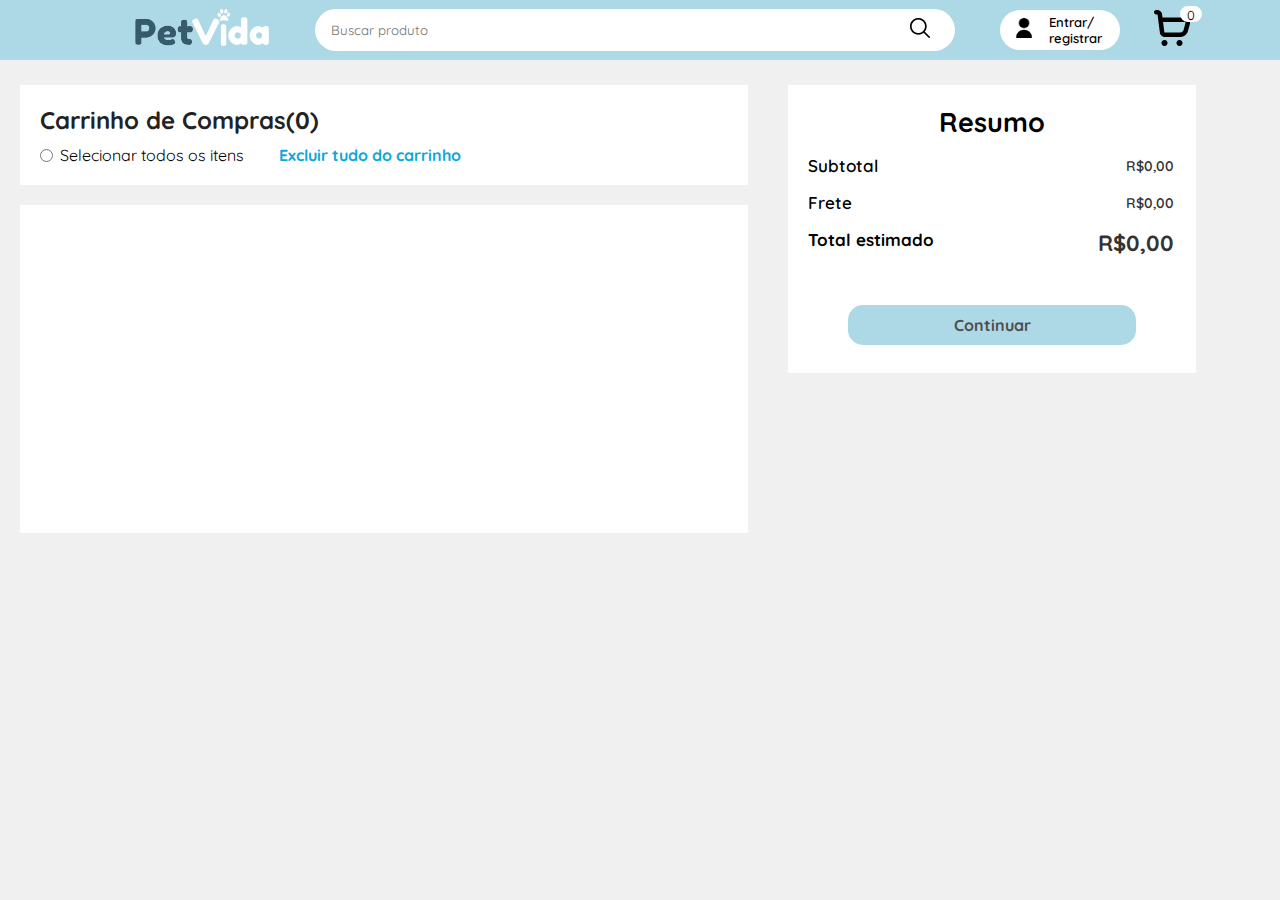
<file: src/page/carrinho.html>
<!DOCTYPE html>
<html lang="pt-br">
<head>
    <meta charset="UTF-8">
    <meta name="viewport" content="width=device-width, initial-scale=1.0">
    <title>Carrinho</title>
    <link rel="stylesheet" href="../styles/header.css">
    <link rel="stylesheet" href="./carrinho.css">
</head>
<body>
    <header>
        <div class="navbar">
            <div class="logomarca">
                <a href="../../index.html">
                    <img src="../../assets/img/PetVida-logomarca.png" alt="logomarca">
                </a>
            </div>

            <div class="barraDePesquisa-container">
                <div class="box-pesquisa">
                    <div class="pesquisa">
                        <input type="text" autocomplete="off" placeholder="Buscar produto" class="input-pesquisa">
                    </div>
                    <div class="button-pesquisa">
                        <button>
                            <img src="../../assets/icons/pesquisa-icon.png">
                        </button>
                    </div>
                </div>
            </div>

            <div class="box-entrarRegistrar" onmouseover="menuShow()" onmouseout="menuHide()">
                <div class="usuario-icon">
                    <img src="../../assets/icons/usuário-icon.png">
                </div>

                <div class="usuario-name">
                    <p>Entrar/
                        registrar</p>
                </div>
            </div>

            <div class="containerCarrinhoCompra">
                <div class="box-carrinhoDeCompra">
                    <a href="./carrinho.html">
                        <div class="carrinho-icon">
                            <img src="../../assets/icons/carrinho-de-compra.png" alt="carrinho de compra">
                        </div>
                    </a>
                </div>
                <div aria-hidden="true" class="emblema-numerico-carrinho"> 0 </div>
            </div>

        </div>
        <div class="links-entrarRegistrar">
            <button class="btn-entrar">
                <p>Entre</p>
            </button>

            <button class="btn-registrar">
                <p>Registrar</p>
            </button>
        </div>
    </header>

    <div class="root-carrinho">
        <div class="container-left">
            <div class="box-resumoNumberItens">
                <div class="title-resumoNumberItens">
                    <p> Carrinho de Compras </p>
                    <p class="Number-Itens"> (0) </p>
                </div>
                <div class="selecionar-exclir-todosProdutos">
                    <div class="input-todosItens">
                        <input type="radio" class="marcar-tudo-carrinho">
                        <span> Selecionar todos os itens </span>
                    </div>
                    <div class="tirar-tudo-carrinho" style="cursor: pointer;"> Excluir tudo do carrinho </div>
                </div>
            </div>

            <div class="container-itens">
                <div class="container-produtosCarrinho">
                </div>
            </div>
        </div>

        <div class="container-right">
            <div class="resumo-compras">
                <div class="title-resumo-compras"> Resumo </div>
            </div>
            <div class="list-resumo-compras">
                <div class="box-subtotal">
                    <div class="label-resumo-compras"> Subtotal </div>
                    <div class="valor-subtotal">
                        <span> R$0,00 </span>
                    </div>
                </div>
                <div class="box-frete">
                    <div class="label-resumo-compras"> Frete </div>
                    <div class="valor-frete">
                        <span> R$0,00 </span>
                    </div>
                </div>
                <div class="box-totalEstimado">
                    <div class="label-resumo-compras"> Total estimado </div>
                    <div class="valor-totalEstimado">
                        <span> R$0,00 </span>
                    </div>
                </div>
                <div class="box-btnFinalizarCompra">
                    <a href="#">
                        <button class="btn-finalizarCompra" type="button"> Continuar </button>
                    </a>
                </div>
            </div>
        </div>
    </div>

</body>

<script src="../js/index.js"></script>
<script src="../js/carrinho.js"></script>

</html>
</file>
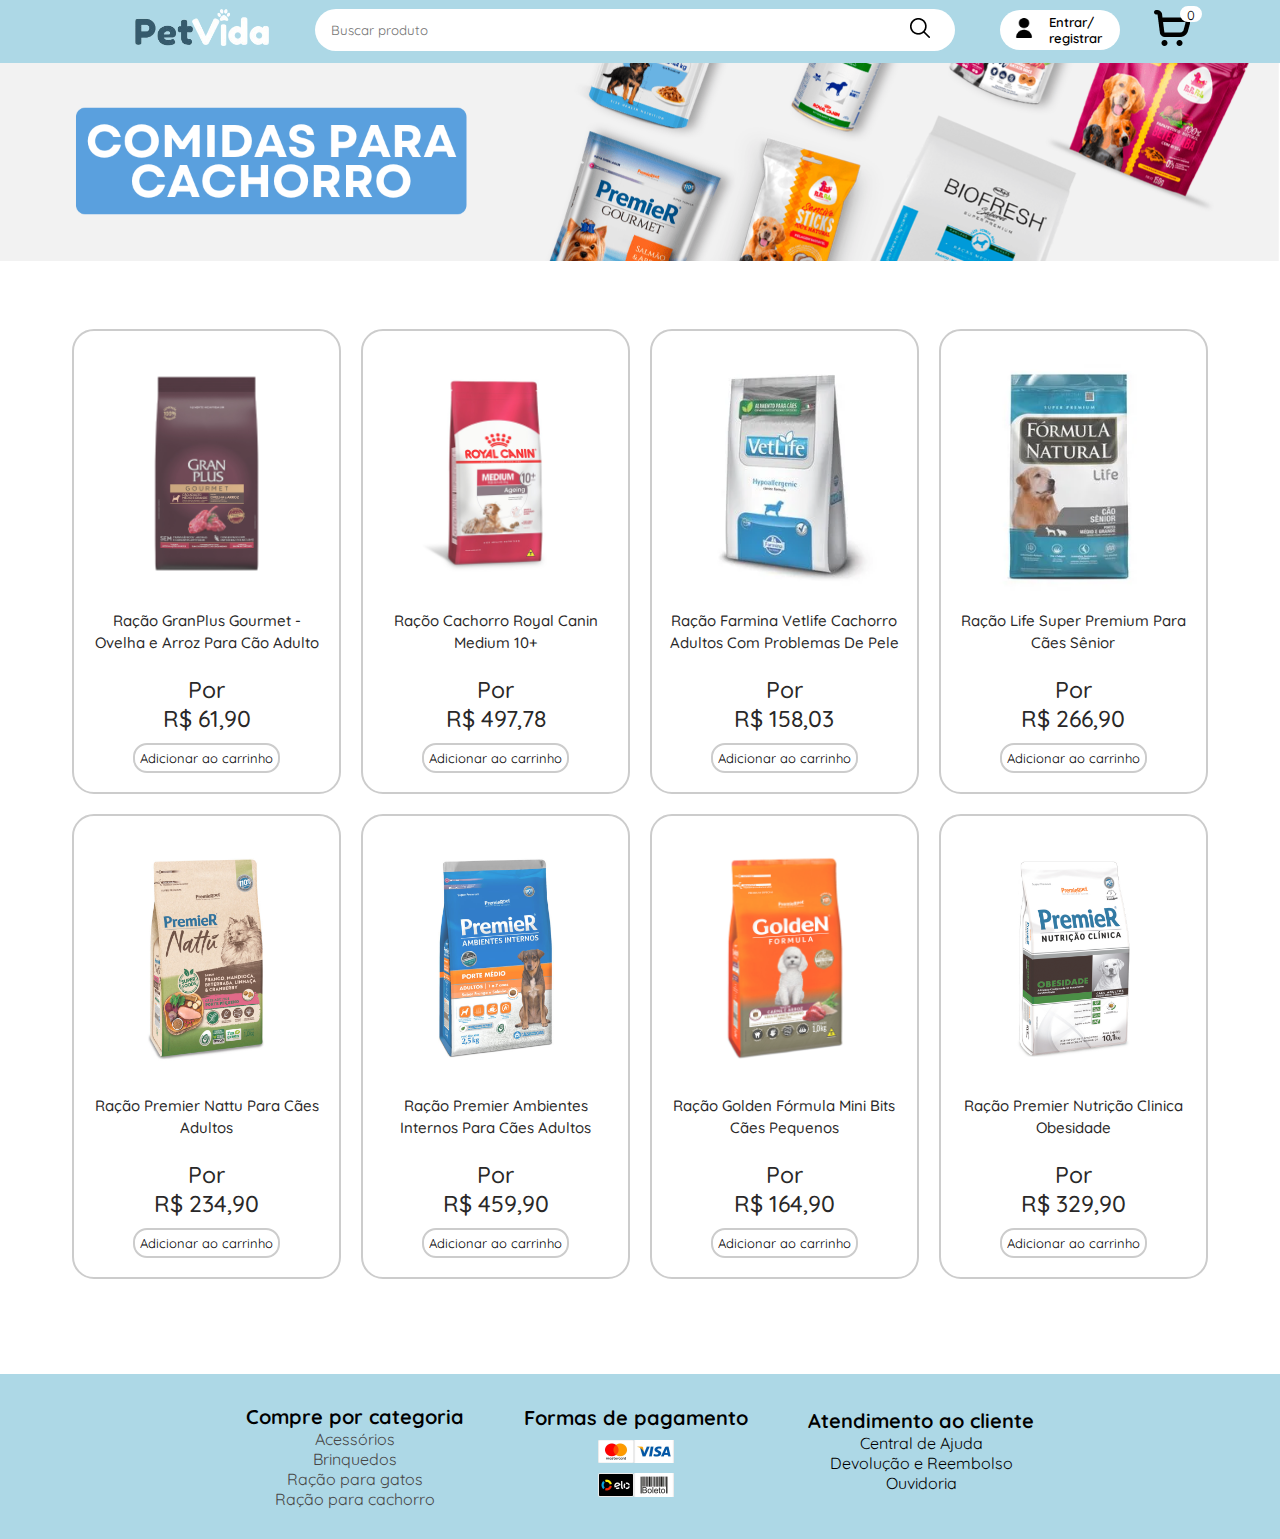
<file: src/page/comida-para-cachorro.html>
<!DOCTYPE html>
<html lang="pt-br">

<head>
    <meta charset="UTF-8">
    <meta name="viewport" content="width=device-width, initial-scale=1.0">
    <title> Comida para seu Cão </title>
    <link rel="stylesheet" href="../styles/header.css">
    <link rel="stylesheet" href="./pages-styles.css">
    <link rel="stylesheet" href="../styles/footer.css">
</head>

<body>
    <header>
        <div class="navbar">
            <div class="logomarca">
                <a href="../../index.html">
                    <img src="../../assets/img/PetVida-logomarca.png" alt="logomarca">
                </a>
            </div>

            <div class="barraDePesquisa-container">
                <div class="box-pesquisa">
                    <div class="pesquisa">
                        <input type="text" autocomplete="off" placeholder="Buscar produto" class="input-pesquisa">
                    </div>
                    <div class="button-pesquisa">
                        <button>
                            <img src="../../assets/icons/pesquisa-icon.png">
                        </button>
                    </div>
                </div>
            </div>

            <div class="box-entrarRegistrar" onmouseover="menuShow()" onmouseout="menuHide()">
                <div class="usuario-icon">
                    <img src="../../assets/icons/usuário-icon.png">
                </div>

                <div class="usuario-name">
                    <p>Entrar/
                        registrar</p>
                </div>
            </div>

            <div class="containerCarrinhoCompra">
                <div class="box-carrinhoDeCompra">
                    <a href="./carrinho.html">
                        <div class="carrinho-icon">
                            <img src="../../assets/icons/carrinho-de-compra.png" alt="carrinho de compra">
                        </div>
                    </a>
                </div>
                <div aria-hidden="true" class="emblema-numerico-carrinho"> 0 </div>
            </div>

        </div>
        <div class="links-entrarRegistrar">
            <button class="btn-entrar">
                <p>Entre</p>
            </button>

            <button class="btn-registrar">
                <p>Registrar</p>
            </button>
        </div>
    </header>

    <div class="container">
        <!-- BANNER -->
        <div class="img-banner">
            <img src="../../../assets/img/img-banner/banner-comida-dog.png" alt="banner comidapara cachorro"
                class="img-banner">
        </div>


        <!-- PARTE DOS PRODUTOS -->

        <section class="container-produtos">
            <div class="card-produtos">
                <a href="/src/page/produtosPage.html" class="product-link" style="text-decoration: none;">
                    <img src="../../../assets/img/img comida cachorro/Racao-cachorro-GranPlus-Adultos-Ovelha-e-Arroz-2.jpg"
                        alt="ração GranPlus Adultos" class="product-image">
                </a>
                <h2 class="product-title"> Ração GranPlus Gourmet - Ovelha e Arroz Para Cão Adulto </h2>
                <br>
                <h4> Por </h4>
                <p class="product-price"> R$ 61,90 </p>
                <div class="div-addCrrinho">
                    <button class="btn-addCarrinho" type="button"> Adicionar ao carrinho </button>
                </div>
            </div>
            </a>

            <div class="card-produtos">
                <a href="/src/page/produtosPage.html" class="product-link" style="text-decoration: none;">
                    <img src="../../../assets/img/img comida cachorro/racao-cachorro-royal-canin-medium-10_.jpg"
                        alt="ração royal canin medium" class="product-image">
                </a>
                <h2 class="product-title"> Raçõo Cachorro Royal Canin Medium 10+ </h2>
                <br>
                <h4> Por </h4>
                <p class="product-price"> R$ 497,78 </p>
                <div class="div-addCrrinho">
                    <button class="btn-addCarrinho" type="button"> Adicionar ao carrinho </button>
                </div>
            </div>

            <div class="card-produtos">
                <a href="/src/page/produtosPage.html" class="product-link" style="text-decoration: none;">
                    <img src="../../../assets/img/img comida cachorro/racao-farmina-vetlife-cachorro-adultos-com-problemas-de-pele.png"
                        alt="racao farmina vetlife adultos" class="product-image">
                </a>
                <h2 class="product-title"> Ração Farmina Vetlife Cachorro Adultos Com Problemas De Pele </h2>
                <br>
                <h4> Por </h4>
                <p class="product-price"> R$ 158,03 </p>
                <div class="div-addCrrinho">
                    <button class="btn-addCarrinho" type="button"> Adicionar ao carrinho </button>
                </div>
            </div>

            <div class="card-produtos">
                <a href="/src/page/produtosPage.html" class="product-link" style="text-decoration: none;">
                    <img src="../../../assets/img/img comida cachorro/racao-formula-natural-senior.png"
                        alt="ração formula natural senior" class="product-image">
                </a>
                <h2 class="product-title"> Ração Life Super Premium Para Cães Sênior </h2>
                <br>
                <h4> Por </h4>
                <p class="product-price"> R$ 266,90 </p>
                <div class="div-addCrrinho">
                    <button class="btn-addCarrinho" type="button"> Adicionar ao carrinho </button>
                </div>
            </div>

            <div class="card-produtos">
                <a href="/src/page/produtosPage.html" class="product-link" style="text-decoration: none;">
                    <img src="../../../assets/img/img comida cachorro/racao-premier-cachorros-adultos-frango-abobora-brocolis-quinoa-blueberry-10-1-kg.jpg"
                        alt="racao premier adultos" class="product-image">
                </a>
                <h2 class="product-title"> Ração Premier Nattu Para Cães Adultos </h2>
                <br>
                <h4> Por </h4>
                <p class="product-price"> R$ 234,90 </p>
                <div class="div-addCrrinho">
                    <button class="btn-addCarrinho" type="button"> Adicionar ao carrinho </button>
                </div>
            </div>

            <div class="card-produtos">
                <a href="/src/page/produtosPage.html" class="product-link" style="text-decoration: none;">
                    <img src="../../../assets/img/img comida cachorro/racao-premier-caes-racas-medias12-kg.jpg"
                        alt="ração premier raças medias" class="product-image">
                </a>
                <h2 class="product-title"> Ração Premier Ambientes Internos Para Cães Adultos </h2>
                <br>
                <h4> Por </h4>
                <p class="product-price"> R$ 459,90 </p>
                <div class="div-addCrrinho">
                    <button class="btn-addCarrinho" type="button"> Adicionar ao carrinho </button>
                </div>
            </div>

            <div class="card-produtos">
                <a href="/src/page/produtosPage.html" class="product-link" style="text-decoration: none;">
                    <img src="../../../assets/img/img comida cachorro/racas-cachorro-golden-pequenas-carne-e-arroz-1-kg.jpg"
                        alt="ração raças cachorro golden pequenas" class="product-image">
                </a>
                <h2 class="product-title"> Ração Golden Fórmula Mini Bits Cães Pequenos </h2>
                <br>
                <h4> Por </h4>
                <p class="product-price"> R$ 164,90 </p>
                <div class="div-addCrrinho">
                    <button class="btn-addCarrinho" type="button"> Adicionar ao carrinho </button>
                </div>
            </div>

            <div class="card-produtos">
                <a href="/src/page/produtosPage.html" class="product-link" style="text-decoration: none;">
                    <img src="../../../assets/img/img comida cachorro/raco-cachorro -premier-10-1-kg.jpg"
                        alt="racao cachorro premier 10" class="product-image">
                </a>
                <h2 class="product-title"> Ração Premier Nutrição Clinica Obesidade </h2>
                <br>
                <h4> Por </h4>
                <p class="product-price"> R$ 329,90 </p>
                <div class="div-addCrrinho">
                    <button class="btn-addCarrinho" type="button"> Adicionar ao carrinho </button>
                </div>
            </div>
        </section>
    </div>

    <!-- Rodapé -->
    <footer style="background-color: #add8e6; margin-top: 47px;">
        <div class="box1">
            <h2> Compre por categoria </h2>

            <a href="./acessorio.html">
                <p> Acessórios </p>
            </a>

            <a href="./brinquedo.html">
                <p> Brinquedos </p>
            </a>

            <a href="./comida-para-gato.html">
                <p> Ração para gatos </p>
            </a>

            <a href="./comida-para-cachorro.html">
                <p> Ração para cachorro </p>
            </a>
        </div>

        <div class="box2">
            <h2> Formas de pagamento </h2>

            <div class="img-formaPagamento">
                <img src="../../assets/img/img formas de pagamento/mastercard-img.png" alt="mastercard">
                <img src="../../assets/img/img formas de pagamento/visa-img.png" alt="visa card">
            </div>

            <div class="img-formaPagamento">
                <img src="../../assets/img/img formas de pagamento/elo-img.png" alt="elo card">
                <img src="../../assets/img/img formas de pagamento/boleto-img.png" alt="boleto">
            </div>
        </div>

        <div class="box3">
            <h2> Atendimento ao cliente </h2>

            <a href="#">
                <p> Central de Ajuda </p>
            </a>

            <a href="#">
                <p> Devolução e Reembolso </p>
            </a>

            <a href="#">
                <p> Ouvidoria </p>
            </a>
        </div>
    </footer>

    <script src="../js/index.js"></script>
    <script src="../js/carrinho.js"></script>
</body>

</html>
</file>
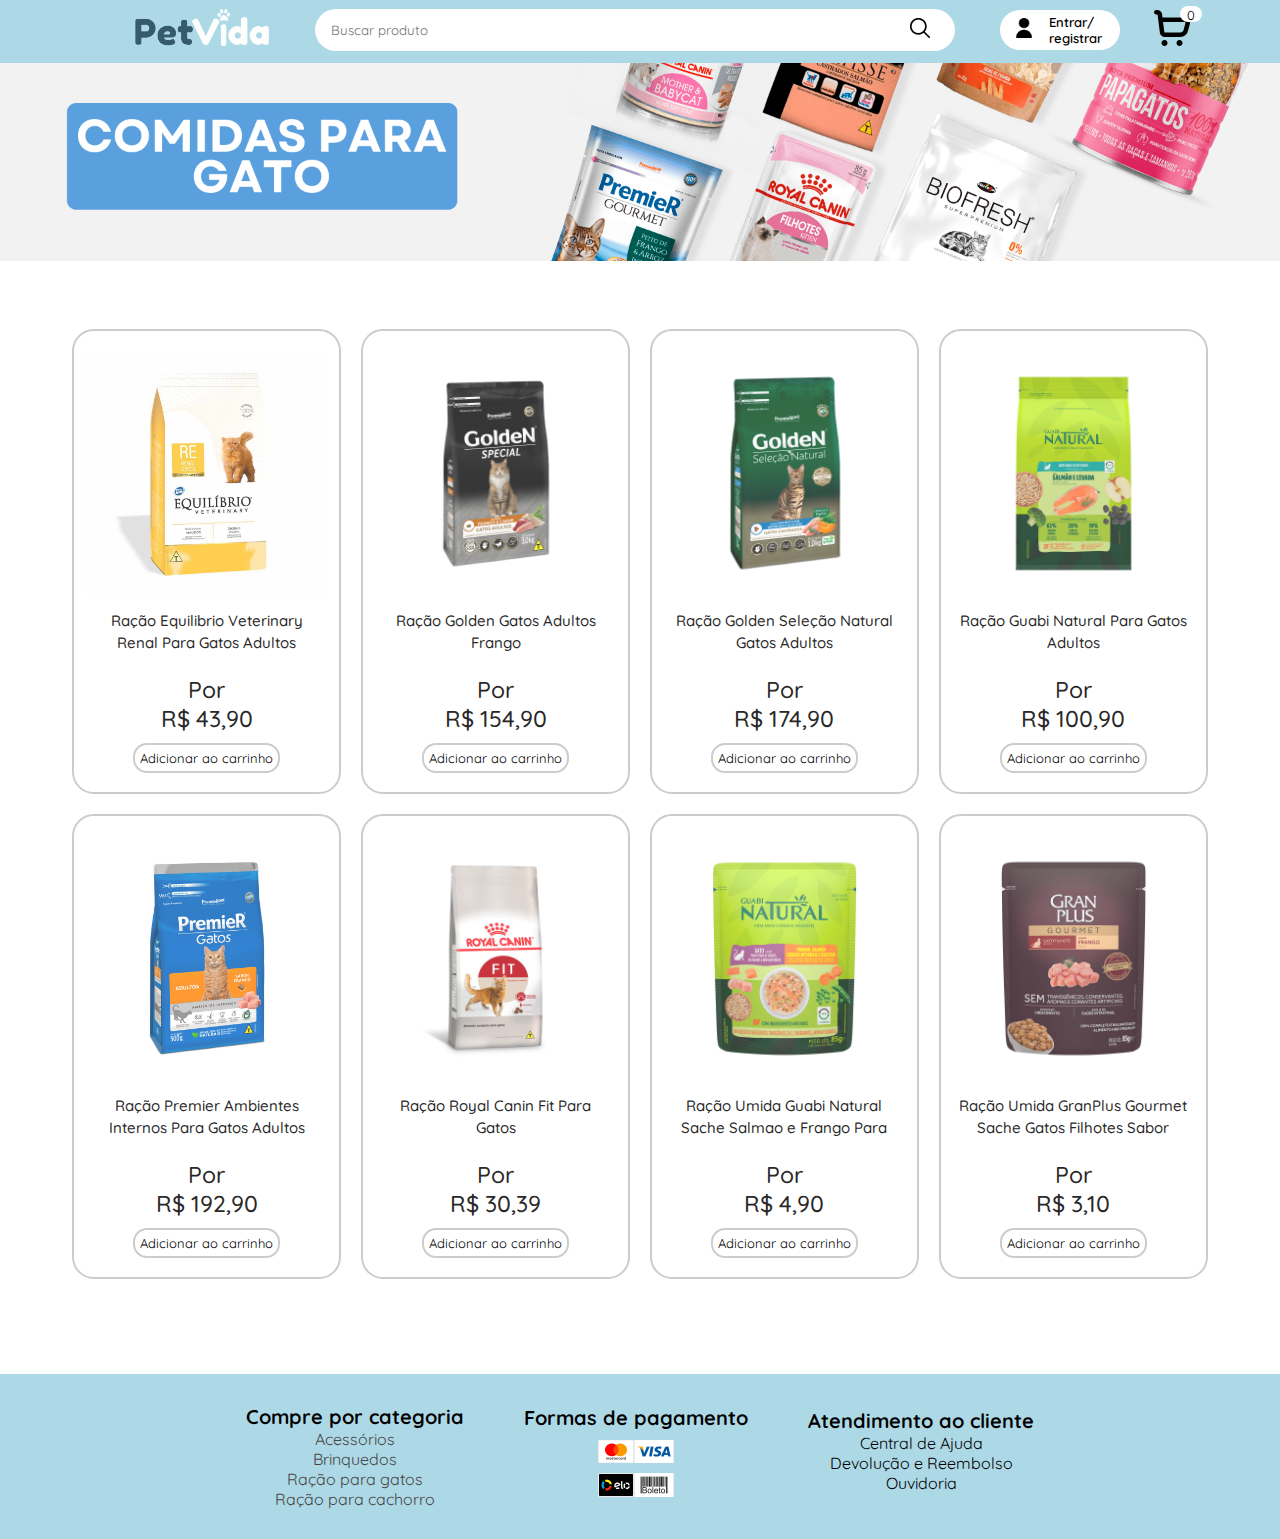
<file: src/page/comida-para-gato.html>
<!DOCTYPE html>
<html lang="pt-br">

<head>
    <meta charset="UTF-8">
    <meta name="viewport" content="width=device-width, initial-scale=1.0">
    <title> Comida para seu Gato </title>
    <link rel="stylesheet" href="../styles/header.css">
    <link rel="stylesheet" href="./pages-styles.css">
    <link rel="stylesheet" href="../styles/footer.css">
</head>

<body>
    <header>
        <div class="navbar">
            <div class="logomarca">
                <a href="../../index.html">
                    <img src="../../assets/img/PetVida-logomarca.png" alt="logomarca">
                </a>
            </div>

            <div class="barraDePesquisa-container">
                <div class="box-pesquisa">
                    <div class="pesquisa">
                        <input type="text" autocomplete="off" placeholder="Buscar produto" class="input-pesquisa">
                    </div>
                    <div class="button-pesquisa">
                        <button>
                            <img src="../../assets/icons/pesquisa-icon.png">
                        </button>
                    </div>
                </div>
            </div>

            <div class="box-entrarRegistrar" onmouseover="menuShow()" onmouseout="menuHide()">
                <div class="usuario-icon">
                    <img src="../../assets/icons/usuário-icon.png">
                </div>

                <div class="usuario-name">
                    <p>Entrar/
                        registrar</p>
                </div>
            </div>

            <div class="containerCarrinhoCompra">
                <div class="box-carrinhoDeCompra">
                    <a href="./carrinho.html">
                        <div class="carrinho-icon">
                            <img src="../../assets/icons/carrinho-de-compra.png" alt="carrinho de compra">
                        </div>
                    </a>
                </div>
                <div aria-hidden="true" class="emblema-numerico-carrinho"> 0 </div>
            </div>

        </div>
        <div class="links-entrarRegistrar">
            <button class="btn-entrar">
                <p>Entre</p>
            </button>

            <button class="btn-registrar">
                <p>Registrar</p>
            </button>
        </div>
    </header>

    <div class="container">
        <!-- BANNER -->
        <div class="img-banner">
            <img src="../../assets/img/img-banner/banner-comida-cat.png" alt="banner comidapara cachorro"
                class="img-banner">
        </div>


        <!-- PARTE DOS PRODUTOS -->

        <section class="container-produtos">
            <div class="card-produtos">
                <a href="/src/page/produtosPage.html" class="product-link" style="text-decoration: none;">
                    <img src="../../assets/img/img comida gato/racao-equilibrio-gato.jpg" alt="raçao equilibrio gato"
                        class="product-image">
                </a>
                <h2 class="product-title"> Ração Equilibrio Veterinary Renal Para Gatos Adultos </h2>
                <br>
                <h4> Por </h4>
                <p class="product-price"> R$ 43,90 </p>
                <div class="div-addCrrinho">
                    <button class="btn-addCarrinho" type="button"> Adicionar ao carrinho </button>
                </div>
            </div>

            <div class="card-produtos">
                <a href="/src/page/produtosPage.html" class="product-link" style="text-decoration: none;">
                    <img src="../../assets/img/img comida gato/racao-golden-gatos-adultos-frango-1-kg_1.jpg"
                        alt="ração royal canin medium" class="product-image">
                </a>
                <h2 class="product-title"> Ração Golden Gatos Adultos Frango </h2>
                <br>
                <h4> Por </h4>
                <p class="product-price"> R$ 154,90 </p>
                <div class="div-addCrrinho">
                    <button class="btn-addCarrinho" type="button"> Adicionar ao carrinho </button>
                </div>
            </div>

            <div class="card-produtos">
                <a href="/src/page/produtosPage.html" class="product-link" style="text-decoration: none;">
                    <img src="../../assets/img/img comida gato/racao-golden_selecao_natural_gatos_adultos.jpg"
                        alt="racao farmina vetlife adultos" class="product-image">
                </a>
                <h2 class="product-title"> Ração Golden Seleção Natural Gatos Adultos </h2>
                <br>
                <h4> Por </h4>
                <p class="product-price"> R$ 174,90 </p>
                <div class="div-addCrrinho">
                    <button class="btn-addCarrinho" type="button"> Adicionar ao carrinho </button>
                </div>
            </div>

            <div class="card-produtos">
                <a href="/src/page/produtosPage.html" class="product-link" style="text-decoration: none;">
                    <img src="../../assets/img/img comida gato/racao-guabi_natural_gatos_adultos_1_5kg.jpg"
                        alt="ração guabi natural gato" class="product-image">
                </a>
                <h2 class="product-title"> Ração Guabi Natural Para Gatos Adultos </h2>
                <br>
                <h4> Por </h4>
                <p class="product-price"> R$ 100,90 </p>
                <div class="div-addCrrinho">
                    <button class="btn-addCarrinho" type="button"> Adicionar ao carrinho </button>
                </div>
            </div>

            <div class="card-produtos">
                <a href="/src/page/produtosPage.html" class="product-link" style="text-decoration: none;">
                    <img src="../../assets/img/img comida gato/racao-premier_gatos_adultos_frango_7_5kg.jpg"
                        alt="racao premier adultos" class="product-image">
                </a>
                <h2 class="product-title"> Ração Premier Ambientes Internos Para Gatos Adultos </h2>
                <br>
                <h4> Por </h4>
                <p class="product-price"> R$ 192,90 </p>
                <div class="div-addCrrinho">
                    <button class="btn-addCarrinho" type="button"> Adicionar ao carrinho </button>
                </div>
            </div>

            <div class="card-produtos">
                <a href="/src/page/produtosPage.html" class="product-link" style="text-decoration: none;">
                    <img src="../../assets/img/img comida gato/racao-royal-canin-fit-para-gatos.jpg"
                        alt="ração premier raças medias" class="product-image">
                </a>
                <h2 class="product-title"> Ração Royal Canin Fit Para Gatos </h2>
                <br>
                <h4> Por </h4>
                <p class="product-price"> R$ 30,39 </p>
                <div class="div-addCrrinho">
                    <button class="btn-addCarrinho" type="button"> Adicionar ao carrinho </button>
                </div>
            </div>

            <div class="card-produtos">
                <a href="/src/page/produtosPage.html" class="product-link" style="text-decoration: none;">
                    <img src="../../assets/img/img comida gato/Racao-Umida-Guabi-Natural-Sache-Salmao-e-Frango-Para-Gato-Castrado-85g.jpg"
                        alt="ração raças cachorro golden pequenas" class="product-image">
                </a>
                <h2 class="product-title"> Ração Umida Guabi Natural Sache Salmao e Frango Para Gato Castrado 85g </h2>
                <br>
                <h4> Por </h4>
                <p class="product-price"> R$ 4,90 </p>
                <div class="div-addCrrinho">
                    <button class="btn-addCarrinho" type="button"> Adicionar ao carrinho </button>
                </div>
            </div>

            <div class="card-produtos">
                <a href="/src/page/produtosPage.html" class="product-link" style="text-decoration: none;">
                    <img src="../../assets/img/img comida gato/RacaoUmida-GranPlus-Gourmet-Sache-Gatos-Filhotes-Sabor-Frango-85g.jpg"
                        alt="racao cachorro premier 10" class="product-image">
                </a>
                <h2 class="product-title"> Ração Umida GranPlus Gourmet Sache Gatos Filhotes Sabor Frango 85g </h2>
                <br>
                <h4> Por </h4>
                <p class="product-price"> R$ 3,10 </p>
                <div class="div-addCrrinho">
                    <button class="btn-addCarrinho" type="button"> Adicionar ao carrinho </button>
                </div>
            </div>
        </section>
    </div>

    <!-- Rodapé -->
    <footer style="background-color: #add8e6; margin-top: 47px;">
        <div class="box1">
            <h2> Compre por categoria </h2>

            <a href="./acessorio.html">
                <p> Acessórios </p>
            </a>

            <a href="./brinquedo.html">
                <p> Brinquedos </p>
            </a>

            <a href="./comida-para-gato.html">
                <p> Ração para gatos </p>
            </a>

            <a href="./comida-para-cachorro.html">
                <p> Ração para cachorro </p>
            </a>
        </div>

        <div class="box2">
            <h2> Formas de pagamento </h2>

            <div class="img-formaPagamento">
                <img src="../../assets/img/img formas de pagamento/mastercard-img.png" alt="mastercard">
                <img src="../../assets/img/img formas de pagamento/visa-img.png" alt="visa card">
            </div>

            <div class="img-formaPagamento">
                <img src="../../assets/img/img formas de pagamento/elo-img.png" alt="elo card">
                <img src="../../assets/img/img formas de pagamento/boleto-img.png" alt="boleto">
            </div>
        </div>

        <div class="box3">
            <h2> Atendimento ao cliente </h2>

            <a href="#">
                <p> Central de Ajuda </p>
            </a>

            <a href="#">
                <p> Devolução e Reembolso </p>
            </a>

            <a href="#">
                <p> Ouvidoria </p>
            </a>
        </div>
    </footer>

</body>

<script src="../js/index.js"></script>
<script src="../js/carrinho.js"></script>

</html>
</file>
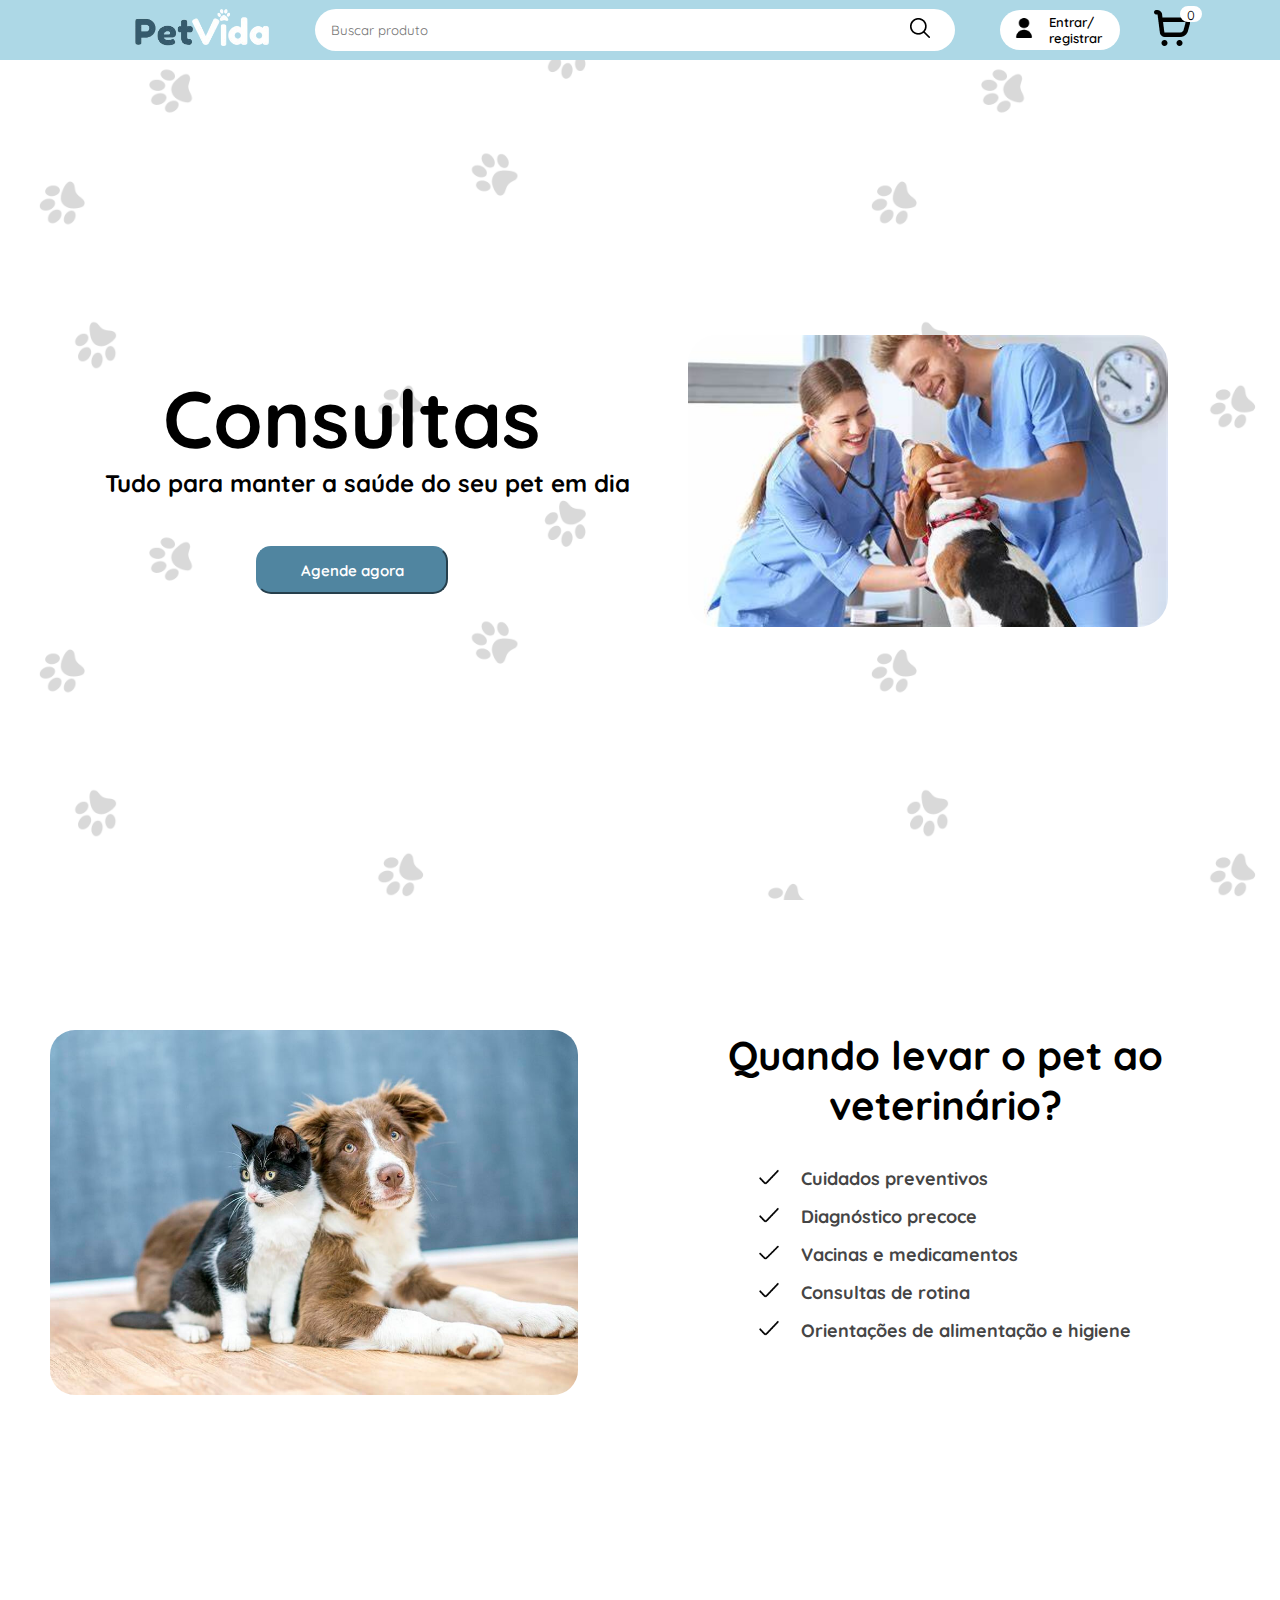
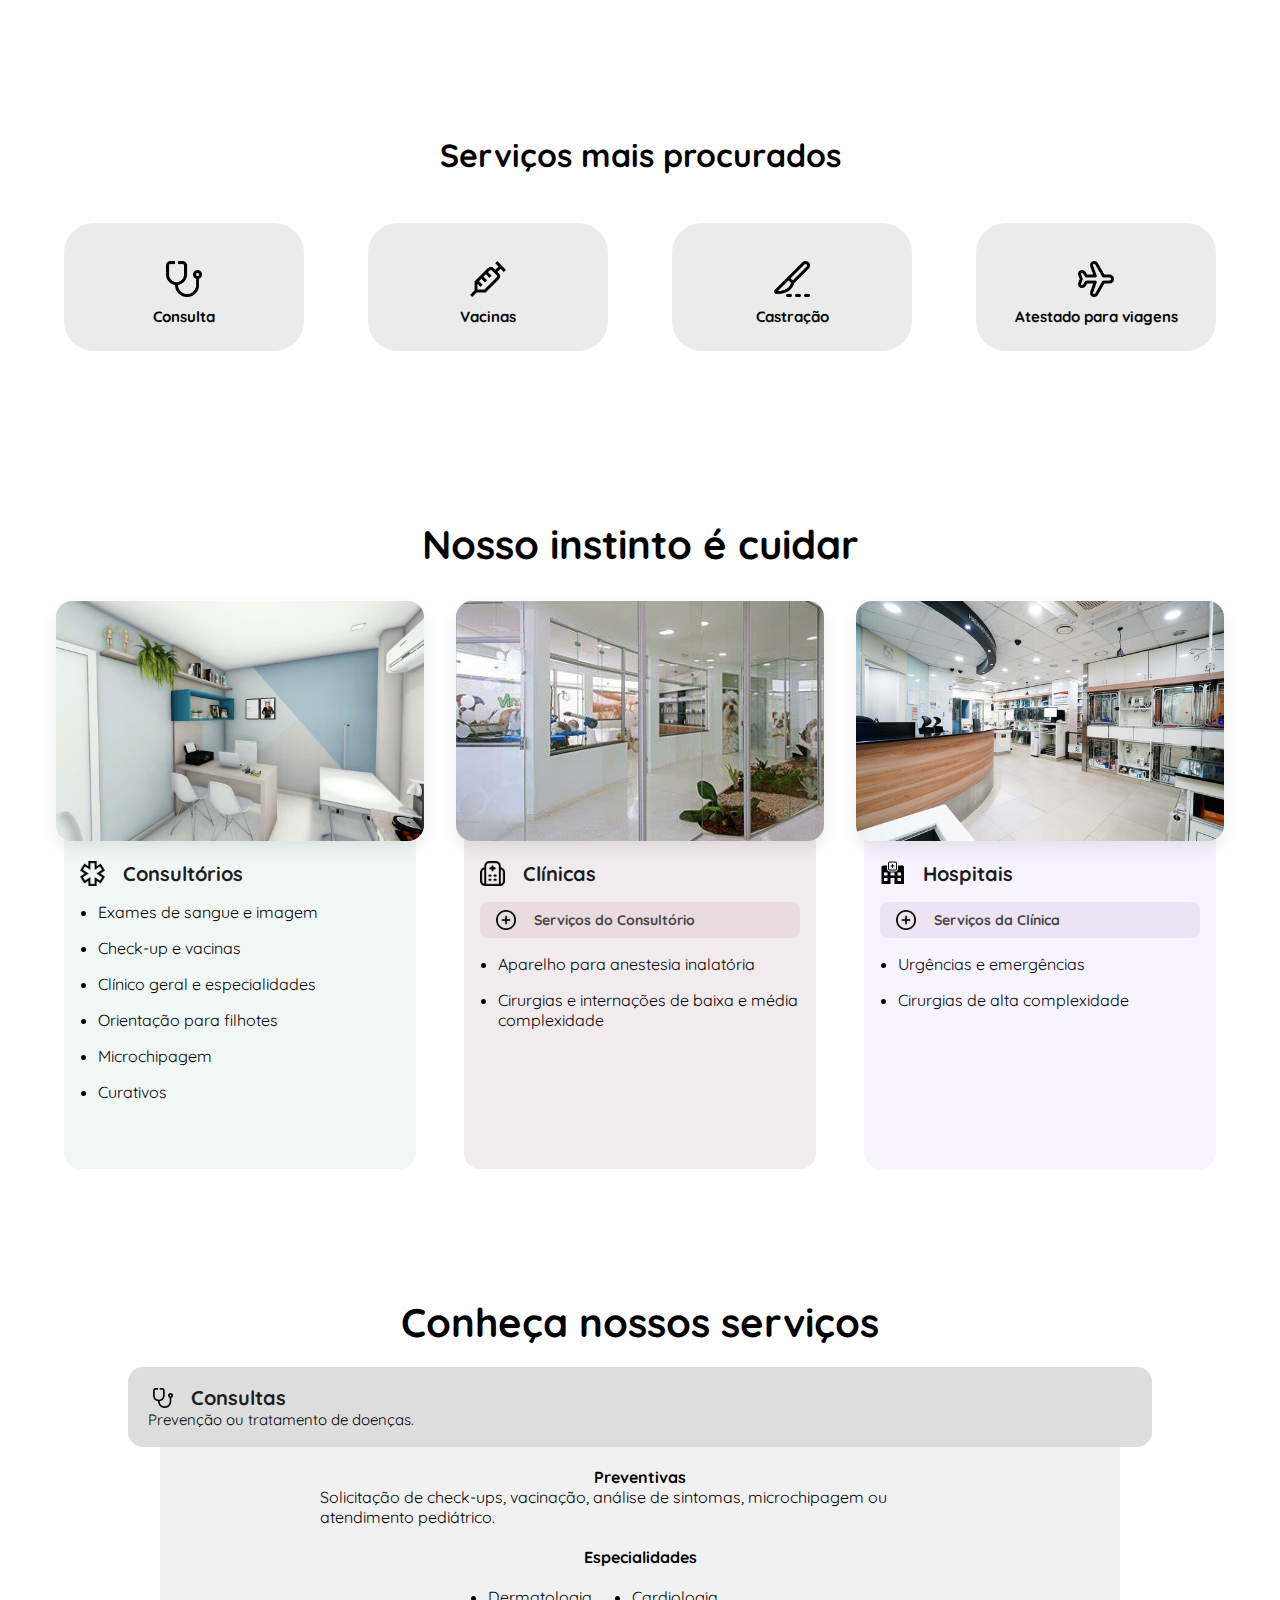
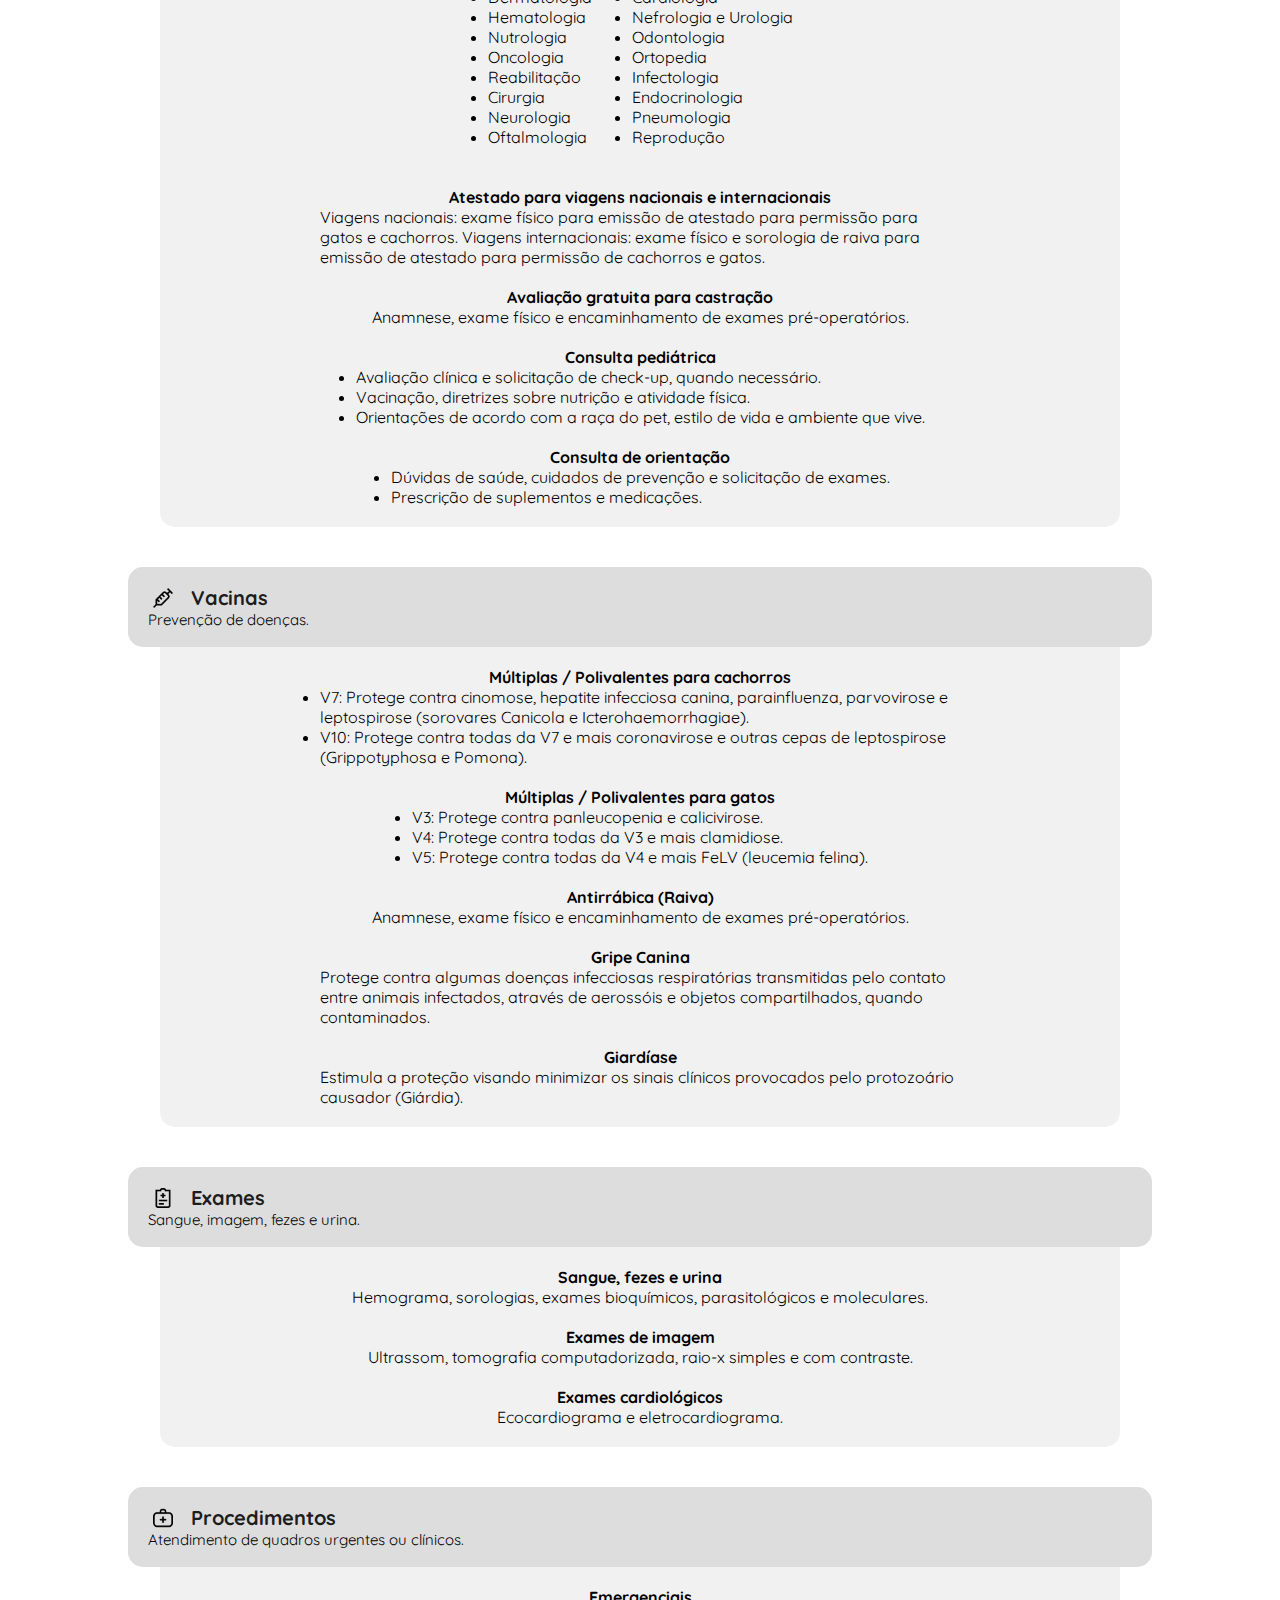
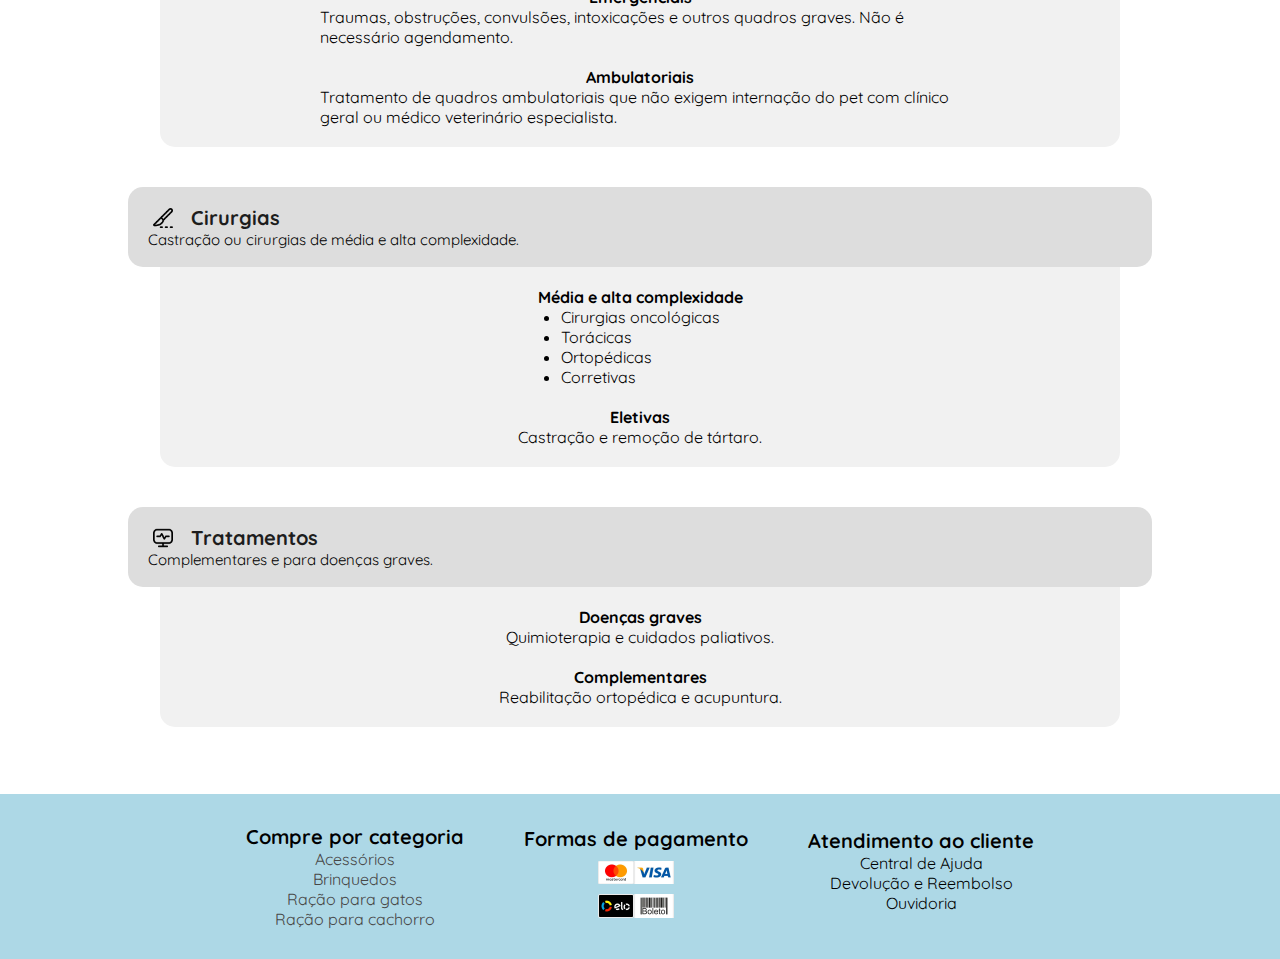
<file: src/page/Consulta.html>
<!DOCTYPE html>
<html lang="pt-br">

<head>
    <meta charset="UTF-8">
    <meta name="viewport" content="width=device-width, initial-scale=1.0">
    <title> Consulta </title>

    <link rel="stylesheet" href="../page/Consulta.css">
    <link rel="stylesheet" href="../styles/header.css">
    <link rel="stylesheet" href="../styles/footer.css">
</head>

<body>
    <header>
        <div class="navbar">
            <div class="logomarca">
                <a href="../../index.html">
                    <img src="../../assets/img/PetVida-logomarca.png" alt="logomarca">
                </a>
            </div>

            <div class="barraDePesquisa-container">
                <div class="box-pesquisa">
                    <div class="pesquisa">
                        <input type="text" autocomplete="off" placeholder="Buscar produto" class="input-pesquisa">
                    </div>
                    <div class="button-pesquisa">
                        <button>
                            <img src="../../assets/icons/pesquisa-icon.png">
                        </button>
                    </div>
                </div>
            </div>

            <div class="box-entrarRegistrar" onmouseover="menuShow()" onmouseout="menuHide()">
                <div class="usuario-icon">
                    <img src="../../assets/icons/usuário-icon.png">
                </div>

                <div class="usuario-name">
                    <p>Entrar/
                        registrar</p>
                </div>
            </div>

            <div class="containerCarrinhoCompra">
                <div class="box-carrinhoDeCompra">
                    <a href="./carrinho.html">
                        <div class="carrinho-icon">
                            <img src="../../assets/icons/carrinho-de-compra.png" alt="carrinho de compra">
                        </div>
                    </a>
                </div>
                <div aria-hidden="true" class="emblema-numerico-carrinho"> 0 </div>
            </div>

        </div>
        <div class="links-entrarRegistrar">
            <button class="btn-entrar">
                <p>Entre</p>
            </button>

            <button class="btn-registrar">
                <p>Registrar</p>
            </button>
        </div>
    </header>

    <!-----HOME----->
    <div id="home-banhoTosa">
        <div class="container-left-home">
            <div class="navbar-banhoTosa">
                <h1> Consultas </h1>
                <h4> Tudo para manter a saúde do seu pet em dia </h4>
                <div class="button-agendar">
                    <a href="../page/formConsulta.html"> <Button> Agende agora </Button> </a>
                </div>
            </div>
        </div>

        <div class="container-right-home">
            <img src="../../assets/img/img serviços/veterinário.jpg" alt="Cachorro o banho">
        </div>
    </div>

    <!--====Quando levar ao veterinário====-->
    <div class="container-levarAoVeterinario">
        <div class="box-laft-levarAoVeterinario">
            <img src="../../assets/img/img serviços/gatoCachorro.png" alt="img veterinário com cachorro">
        </div>
        <div class="box-right-levarAoVeterinario">
            <h1 class="titulo-levarAoVeterinario"> Quando levar o pet ao veterinário? </h1>

            <ul>
                <li>
                    <div class="check-icon">
                        <img src="../../assets/icons/check-icon.png" alt="check icon">
                    </div>
                    <p> Cuidados preventivos </p>
                </li>
                <li>
                    <div class="check-icon">
                        <img src="../../assets/icons/check-icon.png" alt="check icon">
                    </div>
                    <p> Diagnóstico precoce </p>
                </li>
                <li>
                    <div class="check-icon">
                        <img src="../../assets/icons/check-icon.png" alt="check icon">
                    </div>
                    <p> Vacinas e medicamentos </p>
                </li>
                <li>
                    <div class="check-icon">
                        <img src="../../assets/icons/check-icon.png" alt="check icon">
                    </div>
                    <p> Consultas de rotina </p>
                </li>
                <li>
                    <div class="check-icon">
                        <img src="../../assets/icons/check-icon.png" alt="check icon">
                    </div>
                    <p> Orientações de alimentação e higiene </p>
                    </ç>
            </ul>
        </div>
    </div>

    <!--====Serviços mais procurados====-->
    <div class="servicos-mais-procurados">
        <h1> Serviços mais procurados </h1>
        <div class="box-servicosProcurados">
            <div class="servisos">
                <div class="details">
                    <img src="../../assets/icons/estetoscopio.png" alt="estetoscópio icon">
                    <h4> Consulta </h4>
                </div>
            </div>

            <div class="servisos">
                <div class="details">
                    <img src="../../assets/icons/seringa.png" alt="seringa icon">
                    <h4> Vacinas </h4>
                </div>
            </div>

            <div class="servisos">
                <div class="details">
                    <img src="../../assets/icons/bisturi.png" alt="bisturi icon">
                    <h4> Castração </h4>
                </div>
            </div>

            <div class="servisos">
                <div class="details">
                    <img src="../../assets/icons/aviao-alt.png" alt="avião icon">
                    <h4> Atestado para viagens </h4>
                </div>
            </div>
        </div>
    </div>

    <!-----Nosso instinto é cuidar----->
    <section class="nosso-InstintoCuidar">
        <div class="container-nossosAtendimentos">
            <div class="title-nossosAtendimentos">
                <h1 style="font-size: 40px; margin-top: 4rem;"> Nosso instinto é cuidar </h1>
            </div>
        </div>
        <div class="container-servicoConsultorio">
            <div class="box-servicoConsultorio" style="background: rgb(241, 247, 245);">
                <div class="img-servicoConsultorio">
                    <img src="../../assets/img/img serviços/consultorio-clinica.jpg" alt="img consultórios">
                </div>
                <div class="list-servicoConsultorio">
                    <div class="title-listservicos">
                        <img src="../../assets/icons/consultorio-icon.png" alt="consultorio icon"
                            style="width: 25px; height: 25px;">
                        <h4> Consultórios </h4>
                    </div>
                    <ul>
                        <li> Exames de sangue e imagem </li>
                        <li>Check-up e vacinas</li>
                        <li>Clínico geral e especialidades</li>
                        <li>Orientação para filhotes</li>
                        <li>Microchipagem</li>
                        <li>Curativos</li>
                    </ul>
                </div>
            </div>

            <div class="box-servicoConsultorio"
                style="background: linear-gradient(0deg, rgb(241, 235, 237), rgb(241, 235, 237)), rgb(255, 255, 255);">
                <div class="img-servicoConsultorio">
                    <img src="../../assets/img/img serviços/clinica-vet.jpg" alt="img consultórios">
                </div>
                <div class="list-servicoConsultorio">
                    <div class="title-listservicos">
                        <img src="../../assets/icons/clinica-icon.png" alt="clinica icon"
                            style="width: 25px; height: 25px;">
                        <h4> Clínicas </h4>
                    </div>
                    <div
                        style="display: flex; flex-direction: row; -webkit-box-align: center; align-items: center; padding: 0.5rem 1rem; gap: 0.5rem; background: rgba(137, 54, 82, 0.08); border-radius: 0.5rem; width: 100%; height: auto; font-size: 0.875rem; line-height: 132%; color: rgb(69, 69, 69);">
                        <img src="../../assets/icons/icone-de-mais.png" alt="mais icon" style="width: 20px;">
                        <span style="font-weight: 800; margin-left: 10px;"> Serviços do Consultório </span>
                    </div>

                    <ul>
                        <li>Aparelho para anestesia inalatória</li>
                        <li>Cirurgias e internações de baixa e média complexidade</li>
                    </ul>
                </div>
            </div>

            <div class="box-servicoConsultorio"
                style="background: linear-gradient(0deg, rgb(247, 244, 255), rgb(247, 244, 255)), rgb(255, 255, 255);">
                <div class="img-servicoConsultorio">
                    <img src="../../assets/img/img serviços/hospital-veterinária.jpg" alt="img hospital">
                </div>
                <div class="list-servicoConsultorio">
                    <div class="title-listservicos">
                        <img src="../../assets/icons/icon-hospital.png" alt="" style="width: 25px; height: 25px;">
                        <h4> Hospitais </h4>
                    </div>
                    <div
                        style="display: flex; flex-direction: row; -webkit-box-align: center; align-items: center; padding: 0.5rem 1rem; gap: 0.5rem; background: rgba(137, 54, 82, 0.08); border-radius: 0.5rem; width: 100%; height: auto; font-size: 0.875rem; line-height: 132%; color: rgb(69, 69, 69);">
                        <img src="../../assets/icons/icone-de-mais.png" alt="mais icon" style="width: 20px;">
                        <span style="font-weight: 800; margin-left: 10px;"> Serviços da Clínica </span>
                    </div>

                    <ul class="">
                        <li>Urgências e emergências</li>
                        <li>Cirurgias de alta complexidade</li>
                    </ul>
                </div>
            </div>
        </div>
    </section>

    <!-----Conheça nossos serviços----->

    <section class="conheçaNossosServicos">
        <div class="title-nossosAtendimentos">
            <h1 style="font-size: 40px; margin-top: 4rem;"> Conheça nossos serviços </h1>
        </div>
        <div class="container-conhecaNossosServisos">
            <div class="box-left-conhecaNossosServisos">
                <div class="title-listservicos">
                    <img src="../../assets/icons/estetoscopio.png" alt="consultorio icon"
                        style="width: 20px; height: 20px;">
                    <h4> Consultas </h4>
                </div>
                <p>Prevenção ou tratamento de doenças.</p>
            </div>
        </div>

        <div class="container-inforNossosServicos">
            <div class="box-inforNossosServicos">
                <h4 class="subtitulo-inforNossosServicos"> Preventivas </h4>
                <p>Solicitação de check-ups, vacinação, análise de sintomas, microchipagem ou atendimento pediátrico.
                </p>
                <br>
                <h4 class="subtitulo-inforNossosServicos"> Especialidades </h4>
                <div class="list-especialidades" style="display: flex;">
                    <ul>
                        <li> Dermatologia </li>
                        <li>Hematologia</li>
                        <li>Nutrologia</li>
                        <li>Oncologia</li>
                        <li>Reabilitação</li>
                        <li>Cirurgia</li>
                        <li>Neurologia</li>
                        <li>Oftalmologia</li>
                    </ul>
                    <ul>
                        <li> Cardiologia </li>
                        <li>Nefrologia e Urologia</li>
                        <li>Odontologia</li>
                        <li>Ortopedia</li>
                        <li>Infectologia</li>
                        <li>Endocrinologia</li>
                        <li>Pneumologia</li>
                        <li>Reprodução</li>
                    </ul>
                </div>
                <br>
                <h4 class="subtitulo-inforNossosServicos"> Atestado para viagens nacionais e internacionais </h4>
                <p>Viagens nacionais: exame físico para emissão de atestado para permissão para gatos e cachorros.
                    Viagens internacionais: exame físico e sorologia de raiva para emissão de atestado para permissão de
                    cachorros e gatos.</p>
                <br>
                <h4 class="subtitulo-inforNossosServicos"> Avaliação gratuita para castração </h4>
                <p> Anamnese, exame físico e encaminhamento de exames pré-operatórios.</p>
                <br>
                <h4 class="subtitulo-inforNossosServicos"> Consulta pediátrica </h4>
                <ul>
                    <li> Avaliação clínica e solicitação de check-up, quando necessário. </li>
                    <li>Vacinação, diretrizes sobre nutrição e atividade física.</li>
                    <li>Orientações de acordo com a raça do pet, estilo de vida e ambiente que vive.</li>
                </ul>
                <br>
                <h4 class="subtitulo-inforNossosServicos"> Consulta de orientação</h4>
                <ul>
                    <li> Dúvidas de saúde, cuidados de prevenção e solicitação de exames. </li>
                    <li>Prescrição de suplementos e medicações.</li>
                </ul>
            </div>
        </div>

        <div class="container-conhecaNossosServisos">
            <div class="box-left-conhecaNossosServisos">
                <div class="title-listservicos">
                    <img src="../../assets/icons/seringa.png" alt="seringa icon" style="width: 20px; height: 20px;">
                    <h4> Vacinas </h4>
                </div>
                <p>Prevenção de doenças.</p>
            </div>
        </div>
        <div class="container-inforNossosServicos">
            <div class="box-inforNossosServicos">
                <h4 class="subtitulo-inforNossosServicos"> Múltiplas / Polivalentes para cachorros </h4>
                <ul>
                    <li> V7: Protege contra cinomose, hepatite infecciosa canina, parainfluenza, parvovirose e
                        leptospirose (sorovares Canicola e Icterohaemorrhagiae). </li>
                    <li>V10: Protege contra todas da V7 e mais coronavirose e outras cepas de leptospirose
                        (Grippotyphosa e Pomona).</li>
                </ul>
                <br>
                <h4 class="subtitulo-inforNossosServicos"> Múltiplas / Polivalentes para gatos </h4>
                <ul>
                    <li> V3: Protege contra panleucopenia e calicivirose. </li>
                    <li>V4: Protege contra todas da V3 e mais clamidiose.</li>
                    <li>V5: Protege contra todas da V4 e mais FeLV (leucemia felina).</li>
                </ul>
                <br>
                <h4 class="subtitulo-inforNossosServicos"> Antirrábica (Raiva) </h4>
                <p> Anamnese, exame físico e encaminhamento de exames pré-operatórios.</p>
                <br>
                <h4 class="subtitulo-inforNossosServicos"> Gripe Canina </h4>
                <p> Protege contra algumas doenças infecciosas respiratórias transmitidas pelo contato entre animais
                    infectados, através de aerossóis e objetos compartilhados, quando contaminados.</p>
                <br>
                <h4 class="subtitulo-inforNossosServicos"> Giardíase </h4>
                <p> Estimula a proteção visando minimizar os sinais clínicos provocados pelo protozoário causador
                    (Giárdia).</p>
            </div>
        </div>

        <div class="container-conhecaNossosServisos">
            <div class="box-left-conhecaNossosServisos">
                <div class="title-listservicos">
                    <img src="../../assets/icons/exames.png" alt="exame icon" style="width: 20px; height: 20px;">
                    <h4> Exames </h4>
                </div>
                <p>Sangue, imagem, fezes e urina.</p>
            </div>
        </div>
        <div class="container-inforNossosServicos">
            <div class="box-inforNossosServicos">
                <h4 class="subtitulo-inforNossosServicos"> Sangue, fezes e urina </h4>
                <p> Hemograma, sorologias, exames bioquímicos, parasitológicos e moleculares.</p>
                <br>
                <h4 class="subtitulo-inforNossosServicos"> Exames de imagem </h4>
                <p>Ultrassom, tomografia computadorizada, raio-x simples e com contraste.</p>
                <br>
                <h4 class="subtitulo-inforNossosServicos"> Exames cardiológicos </h4>
                <p> Ecocardiograma e eletrocardiograma.</p>
            </div>
        </div>


        <div class="container-conhecaNossosServisos">
            <div class="box-left-conhecaNossosServisos">
                <div class="title-listservicos">
                    <img src="../../assets/icons/procedimento.png" alt="procedimento icon"
                        style="width: 20px; height: 20px;">
                    <h4> Procedimentos </h4>
                </div>
                <p>Atendimento de quadros urgentes ou clínicos.</p>
            </div>
        </div>
        <div class="container-inforNossosServicos active">
            <div class="box-inforNossosServicos">
                <h4 class="subtitulo-inforNossosServicos"> Emergenciais </h4>
                <p> Traumas, obstruções, convulsões, intoxicações e outros quadros graves. Não é necessário agendamento.
                </p>
                <br>
                <h4 class="subtitulo-inforNossosServicos"> Ambulatoriais </h4>
                <p> Tratamento de quadros ambulatoriais que não exigem internação do pet com clínico geral ou médico
                    veterinário especialista.</p>
            </div>
        </div>

        <div class="container-conhecaNossosServisos">
            <div class="box-left-conhecaNossosServisos">
                <div class="title-listservicos">
                    <img src="../../assets/icons/bisturi.png" alt="bisturi icon" style="width: 20px; height: 20px;">
                    <h4> Cirurgias </h4>
                </div>
                <p>Castração ou cirurgias de média e alta complexidade.</p>
            </div>
        </div>
        <div class="container-inforNossosServicos active">
            <div class="box-inforNossosServicos">
                <h4 class="subtitulo-inforNossosServicos"> Média e alta complexidade </h4>
                <ul>
                    <li> Cirurgias oncológicas </li>
                    <li> Torácicas</li>
                    <li>Ortopédicas</li>
                    <li>Corretivas</li>
                </ul>
                <br>
                <h4 class="subtitulo-inforNossosServicos"> Eletivas </h4>
                <p> Castração e remoção de tártaro.</p>
            </div>
        </div>

        <div class="container-conhecaNossosServisos">
            <div class="box-left-conhecaNossosServisos">
                <div class="title-listservicos">
                    <img src="../../assets/icons/pulso.png" alt="pulso icon" style="width: 20px; height: 20px;">
                    <h4> Tratamentos </h4>
                </div>
                <p>Complementares e para doenças graves.</p>
            </div>
        </div>
        <div class="container-inforNossosServicos active">
            <div class="box-inforNossosServicos">
                <h4 class="subtitulo-inforNossosServicos"> Doenças graves </h4>
                <p> Quimioterapia e cuidados paliativos.</p>
                <br>
                <h4 class="subtitulo-inforNossosServicos"> Complementares </h4>
                <p> Reabilitação ortopédica e acupuntura.</p>
            </div>
        </div>
    </section>


    <!-----RODAPÉ----->
    <footer style="background-color: #add8e6; margin-top: 47px;">
        <div class="box1">
            <h2> Compre por categoria </h2>

            <a href="./acessorio.html">
                <p> Acessórios </p>
            </a>

            <a href="./brinquedo.html">
                <p> Brinquedos </p>
            </a>

            <a href="./comida-para-gato.html">
                <p> Ração para gatos </p>
            </a>

            <a href="./comida-para-cachorro.html">
                <p> Ração para cachorro </p>
            </a>
        </div>

        <div class="box2">
            <h2> Formas de pagamento </h2>

            <div class="img-formaPagamento">
                <img src="../../assets/img/img formas de pagamento/mastercard-img.png" alt="mastercard">
                <img src="../../assets/img/img formas de pagamento/visa-img.png" alt="visa card">
            </div>

            <div class="img-formaPagamento">
                <img src="../../assets/img/img formas de pagamento/elo-img.png" alt="elo card">
                <img src="../../assets/img/img formas de pagamento/boleto-img.png" alt="boleto">
            </div>
        </div>

        <div class="box3">
            <h2> Atendimento ao cliente </h2>

            <a href="#">
                <p> Central de Ajuda </p>
            </a>

            <a href="#">
                <p> Devolução e Reembolso </p>
            </a>

            <a href="#">
                <p> Ouvidoria </p>
            </a>
        </div>
    </footer>
</body>

<script src="../js/index.js"></script>
</html>
</file>
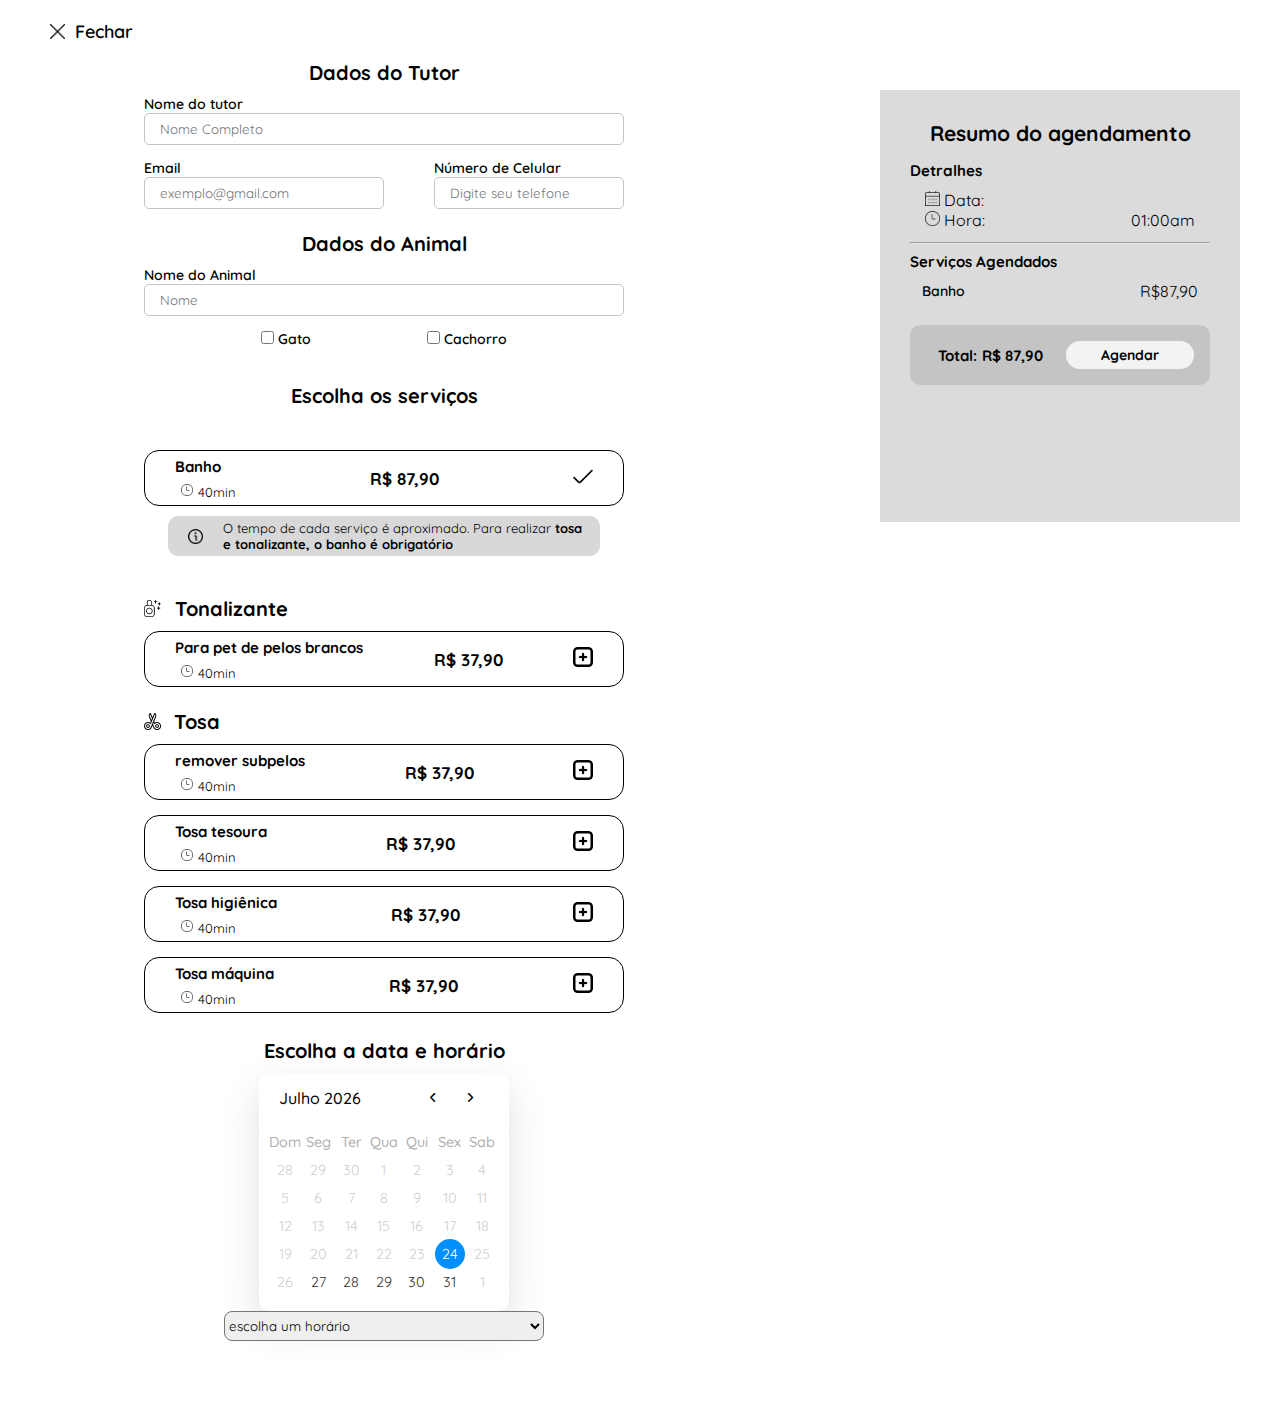
<file: src/page/formBanhoTosa.html>
<!DOCTYPE html>
<html lang="pt-br">

<head>
    <meta charset="UTF-8">
    <meta name="viewport" content="width=device-width, initial-scale=1.0">
    <link rel="stylesheet" href="./formBanhoTosa.css">
    <link rel="stylesheet" href="https://fonts.googleapis.com/css2?family=Material+Symbols+Rounded:opsz,wght,FILL,GRAD@20..48,100..700,0..1,-50..200">
    <title> Agendamento Banho e tosa</title>
</head>

<body>
    <header>
        <a href="../page/BanhoTosa.html">
            <div class="icon-fechar">
                <img src="../../assets/icons/cruz.png" alt=" fechar icon">
                <p> Fechar </p>
            </div>
        </a>
    </header>

    <form>
        <div class="container-Formulario">
            <div class="formulario-1">
                <div id="meuFormulario">
                    <!--dados do tutor-->
                    <h4> Dados do Tutor </h4>
                    <div class="container-input-nomeTutor">
                        <label for="Nome"> Nome do tutor </label>
                        <div class="box-input-nomeTutor">
                            <input type="text" placeholder="Nome Completo" name="name" required>
                        </div>
                    </div>

                    <div class="contatos-tutor">
                        <div class="container-input-email">
                            <label for="email"> Email </label>
                            <div class="box-input-email">
                                <input type="email" name="email" placeholder="exemplo@gmail.com" required>
                            </div>
                        </div>

                        <div class="container-input-numero">
                            <label for="phone">Número de Celular</label>
                            <div class="box-input-telefone">
                                <input type="tel" id="phone" name="phone" placeholder="Digite seu telefone"
                                onkeydown="return mascaraTelefone(event)" required>
                            </div>
                        </div>
                    </div>

                    <!--dados do animal-->
                    <h4> Dados do Animal </h4>
                    <div class="container-input-nomeAnimal">
                        <label for="name Animal"> Nome do Animal </label>
                        <div class="box-input-nomeAnimal">
                            <input type="text" placeholder="Nome" name="name Animal" required>
                        </div>
                    </div>
                    <div class="tipo-animal">
                        <div class="input-gato">
                            <input type="checkbox" name="gato" value="Gato" id="tipoGato">
                            <label for="gato"> Gato </label>
                        </div>
                        <div class="input-cachorro">
                            <input type="checkbox" name="cachorro" value="Cachorro" id="tipoCachorro">
                            <label for="cachorro"> Cachorro </label>
                        </div>
                    </div>
                    <div class="escolha-de-raca">
                        <select name="raça de cachorro" class="dog-options">
                            <option value="" selected disabled> Raça do cachorro </option>
                        </select>

                        <select name="raça de gato" class="cat-options">
                            <option value="" selected disabled> Raça do gato </option>
                        </select>
                    </div>
                    <h4> Escolha os serviços </h4>

                    <!--banho-->
                    <div class="box-banho servicos_form">
                        <div class="container-left-banho">
                            <div class="procedimento">
                                <h1> Banho </h1>
                                <div class="tempo-do-procedimento">
                                    <img src="../../assets/icons/relogio.png" alt="relógio icon">
                                    <p class="tempo-estimado"> 40 </p>
                                    <p class="unidade-de-tempo"> min </p>
                                </div>
                            </div>
                        </div>

                        <div class="container-right-banho">
                            <div class="valor-banho">
                                <span class="service-price"> R$ 87,90 </span>
                            </div>
                        </div>
                        <div class="container-adicionar-servico">
                            <img src="/assets/icons/check-icon.png" alt="check icon">
                        </div>
                    </div>

                    <!--aviso-->
                    <div class="box-aviso">
                        <div class="aviso">
                            <img src="../../assets/icons/informacao-icon.png" alt="informação icon">
                            <p> O tempo de cada serviço é aproximado. Para realizar <b>tosa e tonalizante, o banho é
                                    obrigatório</b> </p>
                        </div>
                    </div>

                    <!--tonalizante-->
                    <div class="title-tonalizante">
                        <img src="../../assets/icons/tonalizante-icon.png" alt="tonalizante icon">
                        <h4> Tonalizante </h4>
                    </div>

                    <div class="box-tonalizante servicos_form">
                        <div class="container-left-banho">
                            <div class="procedimento">
                                <h1> Para pet de pelos brancos </h1>
                                <div class="tempo-do-procedimento">
                                    <img src="../../assets/icons/relogio.png" alt="relógio icon">
                                    <p class="tempo-estimado"> 40 </p>
                                    <p class="unidade-de-tempo"> min </p>
                                </div>
                            </div>
                        </div>

                        <div class="container-right-banho">
                            <div class="valor-banho">
                                <span class="service-price"> R$ 37,90 </span>
                            </div>
                        </div>

                        <div class="container-adicionar-servico">
                            <button class="btn-add-servico" type="button">
                                <img src="../../assets/icons/add-quadrado.png" alt="add icon" class="addServico-icon">
                            </button>
                        </div>
                    </div>

                    <!--tosa-->
                    <div class="title-tosa">
                        <img src="../../assets/icons/tesoura.png" alt="tesoura tosa icon">
                        <h4> Tosa </h4>
                    </div>
                    <div class="container-tosa">
                        <!--REMOÇÃO DE SUBPELO-->
                        <div class="box-tosa tirar-subpelos servicos_form">
                            <div class="container-left-tosa">
                                <div class="procedimento">
                                    <h1> remover subpelos </h1>
                                    <div class="tempo-do-procedimento">
                                        <img src="../../assets/icons/relogio.png" alt="relógio icon">
                                        <p class="tempo-estimado"> 40 </p>
                                        <p class="unidade-de-tempo"> min </p>
                                    </div>
                                </div>
                            </div>

                            <div class="container-right-tosa">
                                <div class="valor-tirarSubpelo">
                                    <span class="service-price"> R$ 37,90 </span>
                                </div>
                            </div>
                            <div class="container-adicionar-servico">
                                <button class="btn-add-servico" type="button">
                                    <img src="../../assets/icons/add-quadrado.png" alt="add icon" class="addServico-icon">
                                </button>
                            </div>
                        </div>

                        <!--TOSA TESOURA-->
                        <div class="box-tosa tosaTesoura servicos_form">
                            <div class="container-left-tosa">
                                <div class="procedimento">
                                    <h1> Tosa tesoura </h1>
                                    <div class="tempo-do-procedimento">
                                        <img src="../../assets/icons/relogio.png" alt="relógio icon">
                                        <p class="tempo-estimado"> 40 </p>
                                        <p class="unidade-de-tempo"> min </p>
                                    </div>
                                </div>
                            </div>

                            <div class="container-right-tosa">
                                <div class="valor-tosaTesoura">
                                    <span class="service-price"> R$ 37,90 </span>
                                </div>
                            </div>

                            <div class="container-adicionar-servico">
                                <button class="btn-add-servico" type="button">
                                    <img src="../../assets/icons/add-quadrado.png" alt="add icon" class="addServico-icon">
                                </button>
                            </div>
                        </div>

                        <!--TOSA HIGIÊNICA-->
                        <div class="box-tosa tosaHigienica servicos_form">
                            <div class="container-left-tosa">
                                <div class="procedimento">
                                    <h1> Tosa higiênica </h1>
                                    <div class="tempo-do-procedimento">
                                        <img src="../../assets/icons/relogio.png" alt="relógio icon">
                                        <p class="tempo-estimado"> 40 </p>
                                        <p class="unidade-de-tempo"> min </p>
                                    </div>
                                </div>
                            </div>

                            <div class="container-right-tosa">
                                <div class="valor-tosaHigienica">
                                    <span class="service-price"> R$ 37,90 </span>
                                </div>
                            </div>

                            <div class="container-adicionar-servico">
                                <button class="btn-add-servico" type="button">
                                    <img src="../../assets/icons/add-quadrado.png" alt="add icon" class="addServico-icon">
                                </button>
                            </div>
                        </div>

                        <!--TOSA MÁQUINA-->
                        <div class="box-tosa tosaMaquina servicos_form">
                            <div class="container-left-tosa">
                                <div class="procedimento">
                                    <h1> Tosa máquina </h1>
                                    <div class="tempo-do-procedimento">
                                        <img src="../../assets/icons/relogio.png" alt="relógio icon">
                                        <p class="tempo-estimado"> 40 </p>
                                        <p class="unidade-de-tempo"> min </p>
                                    </div>
                                </div>
                            </div>

                            <div class="container-right-tosa">
                                <div class="valor-tosaMaquina">
                                    <span class="service-price"> R$ 37,90 </span>
                                </div>
                            </div>
                            <div class="container-adicionar-servico">
                                <button class="btn-add-servico" type="button">
                                    <img src="../../assets/icons/add-quadrado.png" alt="add icon" class="addServico-icon">
                                </button>
                            </div>
                        </div>
                    </div>
                    <div class="titulo-form4" style="font-family: Quicksand, sans-serif; font-size: 29px;">
                        <h4> Escolha a data e horário </h4>
                    </div>

                    <!----calendário---->
                    <div class="calendario">
                        <div class="wrapper">
                            <header class="title-calendar">
                            <p class="current-date"></p>
                            <div class="icons">
                                <span id="prev" class="material-symbols-rounded">chevron_left</span>
                                <span id="next" class="material-symbols-rounded">chevron_right</span>
                            </div>
                            </header>
                            <div class="calendar">
                            <ul class="weeks">
                                <li>Dom</li>
                                <li>Seg</li>
                                <li>Ter</li>
                                <li>Qua</li>
                                <li>Qui</li>
                                <li>Sex</li>
                                <li>Sab</li>
                            </ul>
                            <ul class="days"></ul>
                            </div>
                        </div>
                    </div>

                    <div class="box-horarios">
                        <div class="horarios">
                            <select name="horario" class="optioHorarioFuncionamento" id="horarioSelect">
                                <option value="escolha um horário" selected disabled> escolha um horário </option>
                                <option value="08:00am"> 08:00am </option>
                                <option value="09:00am"> 09:00am</option>
                                <option value="10:00pm"> 10:00pm </option>
                                <option value="14:00pm"> 14:00pm </option>
                                <option value="15:00pm"> 15:00pm </option>
                                <option value="16:00pm"> 16:00pm </option>
                            </select>
                        </div>
                    </div>
                </div>
            </div>

            <!------Resumo do agendamento------>
                <div class="container-resumoDoAgendamento" style="margin-bottom: 5rem;">
                    <h1 class="title-resumoDoAgendamento"> Resumo do agendamento </h1>
                    <div class="container-detalhes">
                        <div class="titleDetalhes">
                            <h3> Detralhes </h3>
                        </div>
                        <div class="box-detalhe">
                            <div class="box-data-escolhida">
                                <div class="title-data-escolhida">
                                    <img src="/assets/icons/calendario.png" alt="calendario icon" style="width: 15px;">
                                    <span>Data:</span>
                                </div>
                                <p class="datasEscolhida"></p>
                            </div>
                            <div class="box-horario-escolhido">
                                <div class="title-horario-escolhido">
                                    <img src="/assets/icons/relogio.png" alt="relogio icon" style="width: 15px;">
                                    <span>Hora:</span>
                                </div>
                                <p class="horarioEscolhido">01:00am</p>
                            </div>
                        </div>
                    </div>
                    <hr>
                    <div class="container-servicosAgendados">
                        <h3 class="title-servicosAgendados"> Serviços Agendados </h3>
                        <div class="box-servicosObrigatorio">
                            <div class="servicosAgendados">
                                <h4 class="name-servicosobrigatorio">Banho</h4>
                                <span class="valor-servicosObrigatorio">R$87,90</span>
                            </div>
                        </div>
                        <div class="box-servicosAgendados">
                        </div>
                    </div>

                    <div class="container-valorTotalServicos">
                        <div class="title-resumoCompra">
                            <span> Total:</span>
                            <div class="valor-ResumoCompra">
                                <span> R$00,00 </span>
                            </div>
                        </div>
                        <div class="box-btnFinalizar">
                            <a href="">
                                <button class="btnFinalizar" id="btnFinalizar" type="submit"> Agendar </button>
                            </a>
                        </div>
                    </div>
                </div>
            </div>
        </div>
    </form>
</body>

<!--script para numero de celular-->
<script>
    function mascaraTelefone(event) {
        let tecla = event.key;
        let telefone = event.target.value.replace(/\D+/g, "");

        if (/^[0-9]$/i.test(tecla)) {
            telefone = telefone + tecla;
            let tamanho = telefone.length;

            if (tamanho >= 12) {
                return false;
            }
            
            if (tamanho > 10) {
                telefone = telefone.replace(/^(\d\d)(\d{5})(\d{4}).*/, "($1) $2-$3");
            } else if (tamanho > 5) {
                telefone = telefone.replace(/^(\d\d)(\d{4})(\d{0,4}).*/, "($1) $2-$3");
            } else if (tamanho > 2) {
                telefone = telefone.replace(/^(\d\d)(\d{0,5})/, "($1) $2");
            } else {
                telefone = telefone.replace(/^(\d*)/, "($1");
            }

            event.target.value = telefone;
        }

        if (!["Backspace", "Delete"].includes(tecla)) {
            return false;
        }
    }
</script>

<script>
    if (document.readyState === "loading") {
        document.addEventListener("DOMContentLoaded", ready);
    } else {
        ready();
    }

    function ready() {
        updateDisplayEscolhaRaca();
        carregarValorTotal();
        configurarBotoesAdicionarServico();
        atualizarEstadoBotoes();
        calendar()
        //horarioEscolhido()
        GeradorcodigoCheckin();
        configurarBtnFinalizar()
    }

    

    function updateDisplayEscolhaRaca() {
        const dogSelect = document.getElementById("tipoCachorro");
        const catSelect = document.getElementById("tipoGato");
        const catOptions = document.querySelector(".escolha-de-raca .cat-options");
        const dogOptions = document.querySelector(".escolha-de-raca .dog-options");

        catSelect.addEventListener("change", () => {
            catOptions.classList.toggle("hide");

            if (catSelect.checked) {
                dogSelect.disabled = true;
            } else {
                dogSelect.disabled = false;
            }
        });

        dogSelect.addEventListener("change", () => {
            dogOptions.classList.toggle("hide");

            if (dogSelect.checked) {
                catSelect.disabled = true;
            } else {
                catSelect.disabled = false;
            }
        });
    }

    function configurarBotoesAdicionarServico() {
        const addServiceButtons = document.querySelectorAll('.btn-add-servico');

        addServiceButtons.forEach(button => {
            button.addEventListener('click', function() {
                const serviceContainer = button.closest('.servicos_form');
                const servicoPrice = parseFloat(serviceContainer.querySelector(".service-price").innerText.replace("R$", "").replace(",", "."));
                const servicoNome = serviceContainer.querySelector("h1").innerText;

                adicionarServico(servicoNome, servicoPrice, button);
            });
        });
    }

    function adicionarServico(nome, preco, button) {
        let servicosAgendados = JSON.parse(localStorage.getItem('servicosAgendados')) || [];

        if (!servicosAgendados.some(servico => servico.nome === nome)) {
            servicosAgendados.push({ nome, preco });
            localStorage.setItem('servicosAgendados', JSON.stringify(servicosAgendados));

            // Recalcular o valor total após adicionar um serviço
            recalcularValorTotal();

            // Atualiza o botão com o ícone de check
            button.disabled = true;
            button.innerHTML = '<img src="/assets/icons/check-icon.png" alt="check icon" class="addServico-icon">';

            // Atualiza a lista de serviços agendados
            atualizarListaServicosAgendados();
        }
    }

    function removerServico(nome, preco) {
        let servicosAgendados = JSON.parse(localStorage.getItem('servicosAgendados')) || [];

        // Filtra para remover o serviço
        servicosAgendados = servicosAgendados.filter(servico => servico.nome !== nome);
        localStorage.setItem('servicosAgendados', JSON.stringify(servicosAgendados));

        // Recalcular o valor total após remover um serviço
        recalcularValorTotal();

        // Reativar o botão de adicionar serviço
        const button = Array.from(document.querySelectorAll('.servicos_form')).find(form => form.querySelector('h1').innerText === nome)?.querySelector('.btn-add-servico');
        if (button) {
            button.disabled = false;
            button.innerHTML = '<img src="/assets/icons/add-quadrado.png" alt="add icon" class="addServico-icon">';
        }

        // Atualiza a lista de serviços agendados
        atualizarListaServicosAgendados();
    }

    function recalcularValorTotal() {
        let servicosAgendados = JSON.parse(localStorage.getItem('servicosAgendados')) || [];
        let valorTotal = 87.9;

        // Sempre incluir o valor do serviço obrigatório (banho)
        const servicoObrigatorio = servicosAgendados.find(servico => servico.nome === 'Banho');
        if (servicoObrigatorio) {
            valorTotal += servicoObrigatorio.preco;
        }

        // Somar o valor de todos os serviços, exceto o serviço obrigatório (para evitar duplicação)
        servicosAgendados.forEach(servico => {
            if (servico.nome !== 'Banho') {
                valorTotal += servico.preco;
            }
        });

        localStorage.setItem('valorTotal', valorTotal.toFixed(2));

        // Atualiza o total na interface
        document.querySelector(".valor-ResumoCompra span").innerText = `R$ ${valorTotal.toFixed(2).replace(".", ",")}`;
    }

    function carregarValorTotal() {
        recalcularValorTotal(); // Garante que o valor total seja calculado corretamente

        // Carrega a lista de serviços agendados
        atualizarListaServicosAgendados();
    }

    function atualizarListaServicosAgendados() {
        const listaServicosAgendados = document.querySelector(".box-servicosAgendados");
        listaServicosAgendados.innerHTML = ''; // Limpa a lista

        const servicosAgendados = JSON.parse(localStorage.getItem('servicosAgendados')) || [];

        servicosAgendados.forEach(servico => {
            const servicoElement = document.createElement('div');
            servicoElement.className = 'servicosAgendados';
            servicoElement.innerHTML = `
                <h4 class="name-servicosAgendados">${servico.nome}</h4>
                <span class="valor-servicosAgendados">R$ ${servico.preco.toFixed(2).replace(".", ",")}</span>
                <div class="box-excluirServico">
                    <button class="btn-excluirServico" style="border: none; background: none;">
                        <img src="/assets/icons/lixo.png" alt="lixeira icon" style="width: 13px;">
                    </button>
                </div>
            `;

            // Adiciona o evento de remoção do serviço
            servicoElement.querySelector('.btn-excluirServico').addEventListener('click', function() {
                removerServico(servico.nome, servico.preco);
            });

            listaServicosAgendados.appendChild(servicoElement);
        });
    }

    function calendar() {
            const daysTag = document.querySelector(".days"),
                currentDate = document.querySelector(".current-date"),
                prevNextIcon = document.querySelectorAll(".icons span"),
                datasEscolhida = document.querySelector(".datasEscolhida");

            let date = new Date(),
                currYear = date.getFullYear(),
                currMonth = date.getMonth(),
                today = date.getDate();

            const months = ["Janeiro", "Fevereiro", "Março", "Abril", "Maio", "Junho", "Julho",
                "Agosto", "Setembro", "Otubro", "Novembro", "Dezenbro"];
            
            const weekDays = ["Domingo", "Segunda-feira", "Terça-feira", "Quarta-feira", "Quinta-feira", "Sexta-feira", "Sabado"];

            const renderCalendar = () => {
                let firstDayofMonth = new Date(currYear, currMonth, 1).getDay(),
                    lastDateofMonth = new Date(currYear, currMonth + 1, 0).getDate(),
                    lastDayofMonth = new Date(currYear, currMonth, lastDateofMonth).getDay(),
                    lastDateofLastMonth = new Date(currYear, currMonth, 0).getDate();

                let liTag = "";

                for (let i = firstDayofMonth; i > 0; i--) {
                    liTag += `<li class="inactive">${lastDateofLastMonth - i + 1}</li>`;
                }

                for (let i = 1; i <= lastDateofMonth; i++) {
                    let isToday = i === today && currMonth === new Date().getMonth()
                        && currYear === new Date().getFullYear() ? "active" : "";
                    
                    let currentDay = new Date(currYear, currMonth, i).getDay();

                    // Verificando se é um dia anterior ao dia atual ou se é sábado/domingo
                    let isInactive = (i < today && currMonth === new Date().getMonth() && currYear === new Date().getFullYear()) || currentDay === 0 || currentDay === 6 ? "inactive" : "";

                    liTag += `<li class="${isToday} ${isInactive}">${i}</li>`;
                }

                for (let i = lastDayofMonth; i < 6; i++) {
                    liTag += `<li class="inactive">${i - lastDayofMonth + 1}</li>`;
                }

                currentDate.innerText = `${months[currMonth]} ${currYear}`;
                daysTag.innerHTML = liTag;

                // Adicionando evento de clique para capturar a data selecionada
                const days = document.querySelectorAll(".days li:not(.inactive)");
                days.forEach(day => {
                    day.addEventListener("click", (e) => {
                        const selectedDay = parseInt(e.target.innerText);
                        const selectedDate = new Date(currYear, currMonth, selectedDay);
                        const dayOfWeek = weekDays[selectedDate.getDay()];
                        const formattedDate = `${dayOfWeek}, ${("0" + selectedDay).slice(-2)}/${("0" + (currMonth + 1)).slice(-2)}/${currYear}`;
                        datasEscolhida.innerText = formattedDate;
                    });
                });
            }

        renderCalendar();

        prevNextIcon.forEach(icon => {
            icon.addEventListener("click", () => {
                currMonth = icon.id === "prev" ? currMonth - 1 : currMonth + 1;
                if (currMonth < 0 || currMonth > 11) {
                    date = new Date(currYear, currMonth, new Date().getDate());
                    currYear = date.getFullYear();
                    currMonth = date.getMonth();
                } else {
                    date = new Date();
                }
                renderCalendar();
            });
        });
    }

    function atualizarEstadoBotoes() {
        const servicosAgendados = JSON.parse(localStorage.getItem('servicosAgendados')) || [];

        servicosAgendados.forEach(servico => {
            const button = Array.from(document.querySelectorAll('.servicos_form')).find(form => form.querySelector('h1').innerText === servico.nome)?.querySelector('.btn-add-servico');

            if (button) {
                button.disabled = true;
                button.innerHTML = '<img src="/assets/icons/check-icon.png" alt="check icon" class="addServico-icon">';
            }
        });
    }

</script>

</html>
</file>
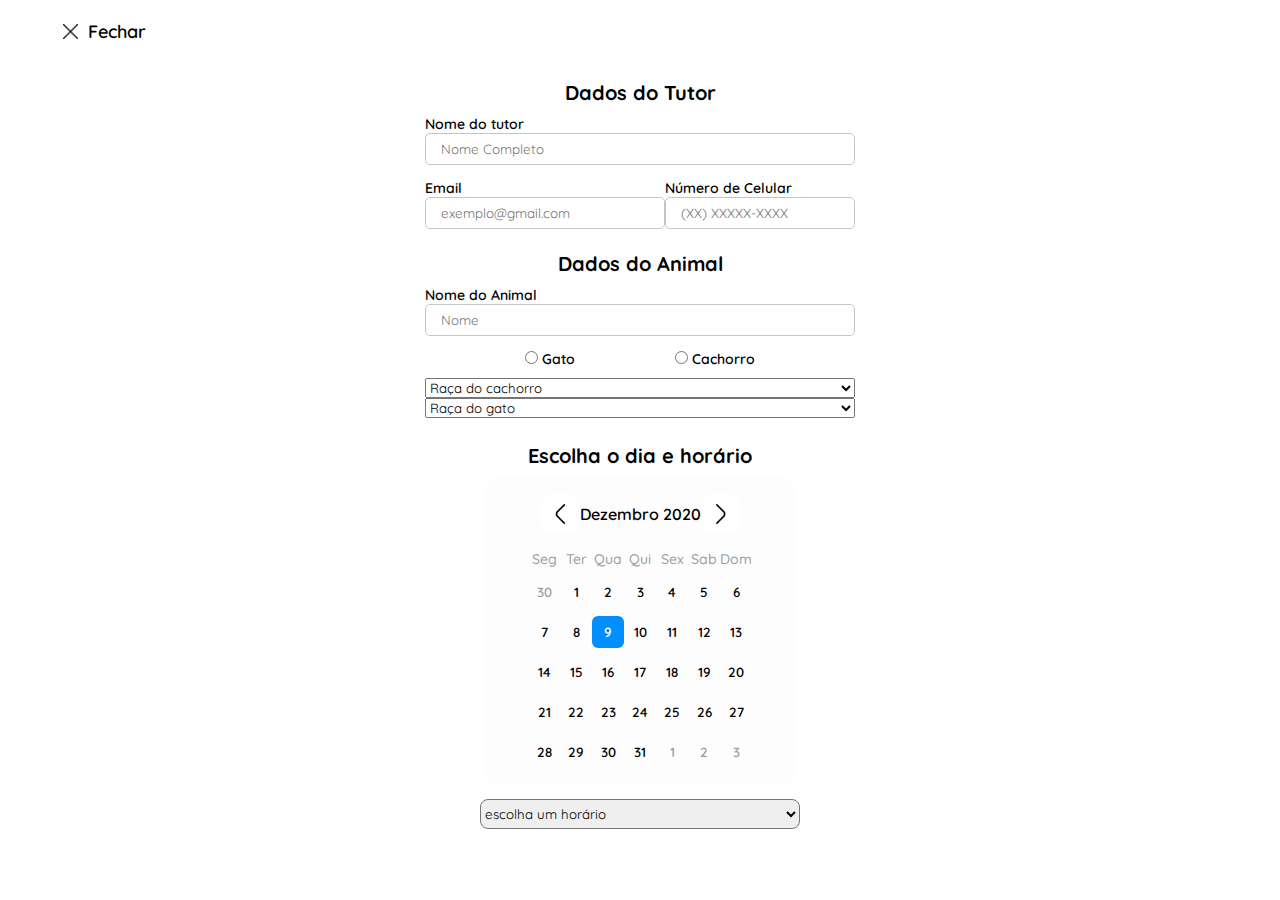
<file: src/page/formConsulta.html>
<!DOCTYPE html>
<html lang="pt-br">
<head>
    <meta charset="UTF-8">
    <meta name="viewport" content="width=device-width, initial-scale=1.0">
    <title> Agendamento de Consulta </title>
    <link rel="stylesheet" href="./formConsulta.css">
</head>
<body>
    <header>
        <a href="../page/Consulta.html">
            <div class="icon-fechar">
                <img src="../../assets/icons/cruz.png" alt=" fechar icon">
                <p> Fechar </p>
            </div>
        </a>
    </header>
    <div class="formulario-1">
        <form>
            <!--dados do tutor-->
            <h4> Dados do Tutor </h4>

            <div class="container-input-nomeTutor">
                <label for="Nome"> Nome do tutor </label>
                <div class="box-input-nomeTutor">
                    <input type="text" placeholder="Nome Completo" name="name" required>
                </div>
            </div>

            <div class="contatos-tutor">
                <div class="container-input-email">
                    <label for="email"> Email </label>
                    <div class="box-input-email">
                        <input type="email" name="email" placeholder="exemplo@gmail.com" required>
                    </div>
                </div>

                <div class="container-input-numero">
                    <label for="phone">Número de Celular</label>
                    <div class="box-input-telefone">
                        <input type="tel" id="phone" name="phone" placeholder="(XX) XXXXX-XXXX"
                            pattern="\(\d{2}\) \d{5}-\d{4}" required>
                    </div>
                </div>
            </div>

            <!--dados do animal-->
            <h4> Dados do Animal </h4>
            <div class="container-input-nomeAnimal">
                <label for="name Animal"> Nome do Animal </label>
                <div class="box-input-nomeAnimal">
                    <input type="text" placeholder="Nome" name="name Animal" required>
                </div>
            </div>
            <div class="tipo-animal">
                <div class="input-gato">
                    <input type="radio" name="gato" value="Gato">
                    <label for="gato"> Gato </label>
                </div>
                <div class="input-cachorro">
                    <input type="radio" name="cachorro" value="Gato">
                    <label for="cachorro"> Cachorro </label>
                </div>
            </div>
            <div class="escolha-de-raca">
                <select name="raça de cachorro">
                    <option value="" selected disabled> Raça do cachorro </option>
                </select>

                <select name="raça de gato">
                    <option value="" selected disabled> Raça do gato </option>
                </select>
            </div>

            <h4> Escolha o dia e horário </h4>

            <div class="calendario">
                <div class="datepicker">
                    <div class="datepicker-top">
                        <div class="month-selector">
                            <button class="arrow" type="button"> <img src="../../assets/icons/angle-left.png" alt="seta esquerda"
                                    style="width: 20px;"></button>
                            <span class="month-name">Dezembro 2020</span>
                            <button class="arrow" type="button"><img src="../../assets/icons/angulo-direito.png" alt="seta direita"
                                style="width: 20px;"></button>
                        </div>
                    </div>
                    <div class="datepicker-calendar">
                        <span class="day">Seg</span>
                        <span class="day">Ter</span>
                        <span class="day">Qua</span>
                        <span class="day">Qui</span>
                        <span class="day">Sex</span>
                        <span class="day">Sab</span>
                        <span class="day">Dom</span>
                        <button class="date faded" type="button">30</button>
                        <button class="date" type="button">1</button>
                        <button class="date" type="button">2</button>
                        <button class="date" type="button">3</button>
                        <button class="date" type="button">4</button>
                        <button class="date" type="button">5</button>
                        <button class="date" type="button">6</button>
                        <button class="date" type="button">7</button>
                        <button class="date" type="button">8</button>
                        <button class="date current-day" type="button">9</button>
                        <button class="date" type="button">10</button>
                        <button class="date" type="button">11</button>
                        <button class="date" type="button">12</button>
                        <button class="date" type="button">13</button>
                        <button class="date" type="button">14</button>
                        <button class="date" type="button">15</button>
                        <button class="date" type="button">16</button>
                        <button class="date" type="button">17</button>
                        <button class="date" type="button">18</button>
                        <button class="date" type="button">19</button>
                        <button class="date" type="button">20</button>
                        <button class="date" type="button">21</button>
                        <button class="date" type="button">22</button>
                        <button class="date" type="button">23</button>
                        <button class="date" type="button">24</button>
                        <button class="date" type="button">25</button>
                        <button class="date" type="button">26</button>
                        <button class="date" type="button">27</button>
                        <button class="date" type="button">28</button>
                        <button class="date" type="button">29</button>
                        <button class="date" type="button">30</button>
                        <button class="date" type="button">31</button>
                        <button class="date faded" type="button">1</button>
                        <button class="date faded" type="button">2</button>
                        <button class="date faded" type="button">3</button>
                    </div>
                </div>
            </div>

            <div class="box-horarios">
                <div class="horarios">
                    <select name="horario">
                        <option value="escolha um horário" selected disabled> escolha um horário </option>
                        <option value="08:00"> 08:00am </option>
                        <option value="09:00"> 09:00am</option>
                        <option value="10:00"> 10:00pm </option>
                        <option value="14:00"> 14:00pm </option>
                        <option value="15:00"> 15:00pm </option>
                        <option value="16:00"> 16:00pm </option>
                    </select>
                </div>
            </div>
        </form>
    </div>
</body>
</html>
</file>
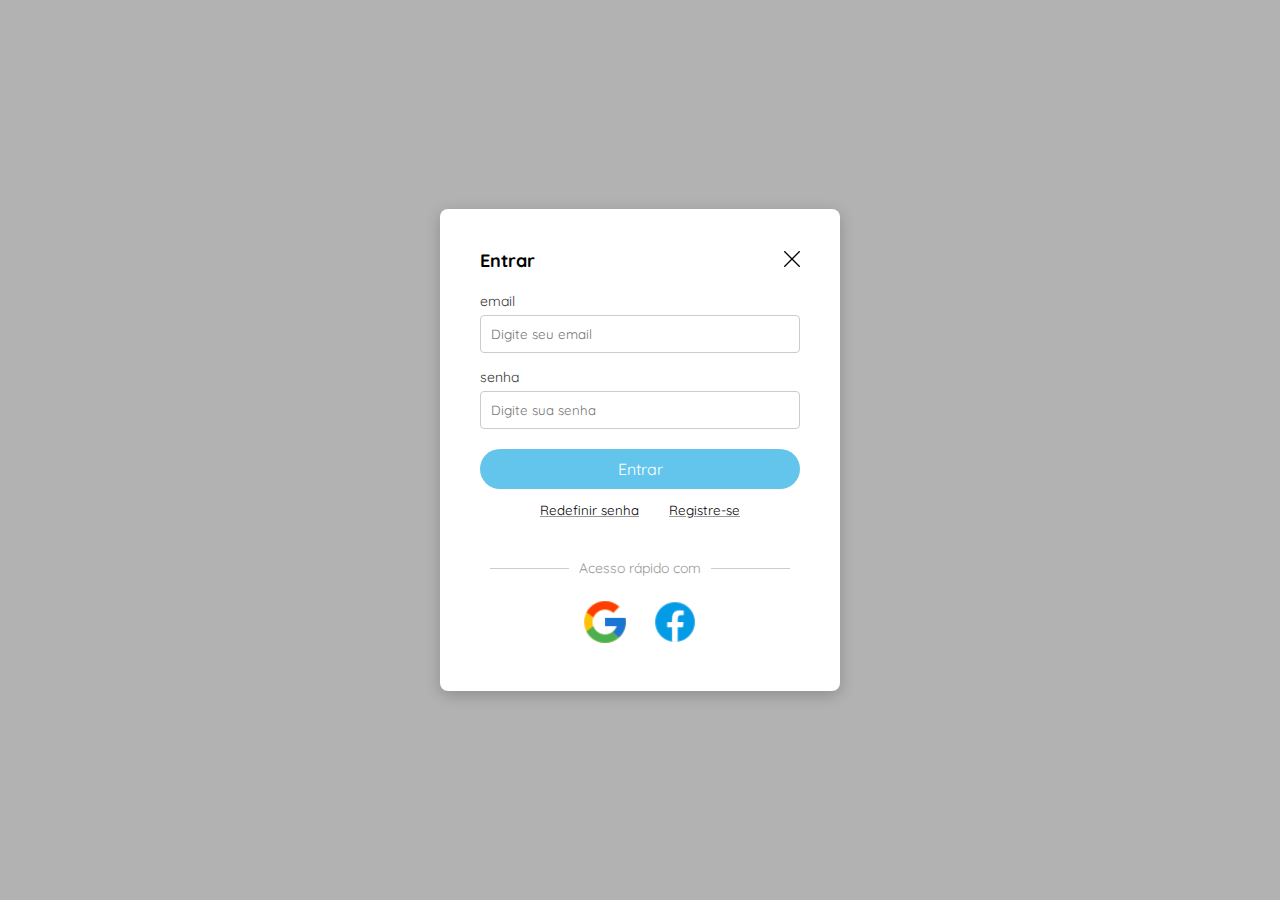
<file: src/page/login.html>
<!DOCTYPE html>
<html lang="pt-br">

<head>
    <meta charset="UTF-8">
    <meta name="viewport" content="width=device-width, initial-scale=1.0">
    <title>Login</title>
    <link rel="stylesheet" href="/src/page/login.css">
</head>

<body>
    <div class="containerLogin">
        <div class="box-loginSection">
            <header>
                <div class="containerTitleLogin">
                    <span> Entrar </span>
                </div>
                <a href="/index.html">
                    <div class="icon-fechar">
                        <img src="../../assets/icons/cruz.png" alt="fechar icon">
                    </div>
                </a>
            </header>

            <form>
                <div class="container-informacoesLogin">
                    <div class="container-email">
                        <label for="email">email</label>
                        <div class="box-inputEmail">
                            <input type="email" name="email" placeholder="Digite seu email">
                        </div>
                    </div>
                    <div class="container-senha">
                        <label for="senha">senha</label>
                        <div class="box-inputSenha">
                            <input type="password" name="senha" placeholder="Digite sua senha">
                        </div>
                    </div>
                    <div class="containerBtnsLogin">
                        <div class="btnContinuarLogin">
                            <button type="button">Entrar</button>
                        </div>
                        <div class="box-btnsLinks">
                            <div class="btnRedefinirSenha">
                                <a href="#">
                                    <button type="button">Redefinir senha</button>
                                </a>
                            </div>
                            <div class="btnRegistrar">
                                <a href="/src/page/registrar.html">
                                    <button type="button">Registre-se</button>
                                </a>
                            </div>

                        </div>
                    </div>
                </div>
            </form>

            <div class="container-outrasFormaslogin">
                <div class="box-titleOutrasFormaslogin">
                    <span class="left"></span>
                    <label class="tile-outrasFormaslogin">Acesso rápido com</label>
                    <span class="right"></span>
                </div>
                <div class="box-outrasFormaslogin">
                    <div class="box-googleLogin">
                        <button style="background: none; border: none; cursor: pointer;">
                            <img src="/assets/icons/google-logo.png" alt="google icon">
                        </button>
                    </div>
                    <div class="facebookLogin">
                        <button style="background: none; border: none; cursor: pointer;">
                            <img src="/assets/icons/facebook-icon.png" alt="facebook icon">
                        </button>
                    </div>
                </div>
            </div>
        </div>
    </div>
</body>

</html>
</file>
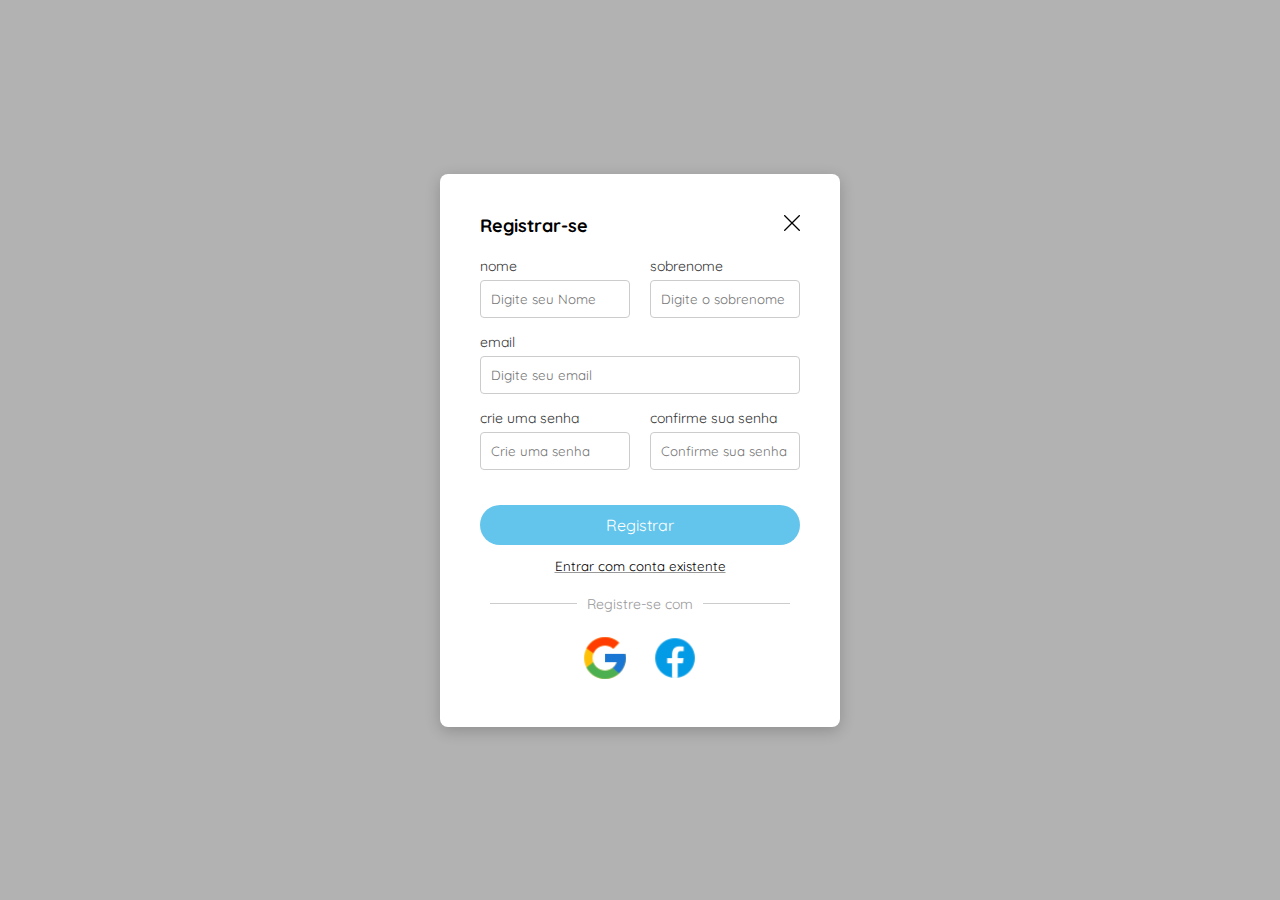
<file: src/page/registrar.html>
<!DOCTYPE html>
<html lang="pt-br">

<head>
    <meta charset="UTF-8">
    <meta name="viewport" content="width=device-width, initial-scale=1.0">
    <title>Registrar</title>
    <link rel="stylesheet" href="/src/page/registrar.css">
</head>

<body>
    <div class="containerRegistrar">
        <div class="box-registrarSection">
            <header>
                <div class="containerTitleRegistrar">
                    <span> Registrar-se </span>
                </div>
                <a href="/index.html">
                    <div class="icon-fechar">
                        <img src="../../assets/icons/cruz.png" alt="fechar icon">
                    </div>
                </a>
            </header>

            <form>
                <div class="container-informacoesRegistrar">
                    <div class="informacoesPessoais">
                        <div class="container-nome style-div-inputs">
                            <label for="name">nome</label>
                            <div class="box-inputNome style-box-input">
                                <input type="text" name="name" placeholder="Digite seu Nome" required autocomplete="given-name">
                            </div>
                        </div>
                        <div class="container-sobrenome style-div-inputs">
                            <label for="sobrenome">sobrenome</label>
                            <div class="box-inputSobrenome style-box-input">
                                <input type="text" name="sobrenome" placeholder="Digite o sobrenome" required autocomplete="family-name">
                            </div>
                        </div>
                    </div>
                    <div class="container-senha style-div-inputs">
                        <label for="email">email</label>
                        <div class="box-inputEmail style-box-input">
                            <input type="email" name="email" placeholder="Digite seu email" required>
                        </div>
                    </div>
                    <div class="div-boxSenha">
                        <div class="container-senha style-div-inputs">
                            <label for="senha">crie uma senha</label>
                            <div class="box-inputSenha style-box-input">
                                <input type="password" name="senha" placeholder="Crie uma senha" required>
                            </div>
                        </div>
                        <div class="container-ConfirmeSenha style-div-inputs">
                            <label for="senha">confirme sua senha</label>
                            <div class="box-inputSenha style-box-input">
                                <input type="password" name="senha" placeholder="Confirme sua senha" required>
                            </div>
                        </div>
                    </div>
                    <div class="containerBtnsRegistrar">
                        <div class="btnRegistrar">
                            <button>Registrar</button>
                        </div>
                        <div class="box-btnsLinks">
                            <div class="btnEntrar">
                                <a href="/src/page/login.html">
                                    <button type="button">Entrar com conta existente</button>
                                </a>
                            </div>
                        </div>
                    </div>
                </div>
            </form>

            <div class="container-outrasFormasRegistro">
                <div class="box-titleOutrasFormasRegistro">
                    <span class="left"></span>
                    <label class="tile-outrasFormasRegistro">Registre-se com</label>
                    <span class="right"></span>
                </div>
                <div class="box-outrasFormasRegistro">
                    <div class="box-googleRegistro">
                        <button style="background: none; border: none; cursor: pointer;">
                            <img src="/assets/icons/google-logo.png" alt="google icon">
                        </button>
                    </div>
                    <div class="facebookRegistro">
                        <button style="background: none; border: none; cursor: pointer;">
                            <img src="/assets/icons/facebook-icon.png" alt="facebook icon">
                        </button>
                    </div>
                </div>
            </div>
        </div>
    </div>
</body>
</body>

</html>
</file>
<file: src/styles/header.css>
@import url('https://fonts.googleapis.com/css2?family=Quicksand:wght@300..700&display=swap');

header{
    position: fixed;
    font-family: "Montserrat", sans-serif;
    padding: 0 2rem;
    max-width: 100vw;
    width: 100%;
    height: 60px;
    background: #add8e6;
    z-index: 5000;
}

.navbar{
    width: 100vw;
    height: 60px;
    max-width: 100vw;
    margin: 0 auto;
    display: flex;
    align-items: center;
    justify-content: center;
}


/*----LOGOMARCA----*/
.logomarca {
    display: flex;
    align-items: center;
    justify-content: start;
    margin-right: 30px;
}

.logomarca img{
    width: 8.5rem;
}


/*----BARRA DE PESQUISA----*/
.barraDePesquisa-container{
    background: #ffffff;
    border-radius: 30px;
    padding:4px;
    display: flex;
    align-items: center;
    width: 40rem;
    margin: 0px 15px;
}

.box-pesquisa{
    display: flex;
    align-items: center;
    flex-direction: row;
    padding: 2px;
    width: 100%;
}

.pesquisa input{
    width: 36rem;
    height: 25px;
    border:none;
    margin-left: 10px;
}

.pesquisa input:focus{
    box-shadow: 0 0 0 0;
    border: 0 none;
    outline: 0;
} 

.button-pesquisa{
    margin: 3px;
}

.button-pesquisa button{
    background: none;
    border: none;
    cursor: pointer;
}

.button-pesquisa button:hover{
    background: none;
}

/*----ENTRAR/REGISTRAR----*/
.box-entrarRegistrar{
    background: #ffffff;
    border-radius: 30px;
    padding:4px;
    display: flex;
    align-items: center;
    width: 7.5rem;
    height: 2.5rem;
    margin-left: 30px;
}

.usuario-icon img{
    width: 20px;
    height: 20px;
    margin: 10px;
}

.usuario-name{
    font-size: 13px;
    font-weight:600;
    margin: 5px;
}

/*----LINKS ENTRAR/REGISTRAR----*/
.links-entrarRegistrar{
    direction: ltr;
    display: none;
    position: absolute;
    right: 12rem;
    top: 38px;
    width: 155px;
    -webkit-box-sizing: border-box;
    box-sizing: border-box;
    margin-top: 16px;
    padding: 8px 24px 24px;
    color: #191919;
    background-color: #fff;
    backdrop-filter: blur(15px);
    border-radius: 10px;
    -webkit-box-shadow: 0 2px 8px 0 rgba(0,0,0,.2);
    box-shadow: 0 2px 8px 0 rgba(0,0,0,.2);
    z-index: 1030;
    transition: height 0.2s cubic-bezier(0.175, 0.885, 0.32, 1.275);
    box-shadow: rgba(0, 0, 0, 0.56) 0px 22px 70px 4px;
}

.links-entrarRegistrar:before {
    content: "";
    position: absolute;
    top: -10px;
    right: 90px;
    display: block;
    width: 0;
    height: 0;
    border-right: 12px solid transparent;
    border-bottom: 10px solid #ffff;
    border-left: 12px solid transparent;
}

.btn-entrar{
    width: 7rem;
    height: 1.8rem;
    border: none;
    background-color: #000000;
    color: #fff;
    font-weight:750;
    font-size: 16px;
    border-radius: 17px;
    margin-top: 15px;
    margin-bottom: 5px;
    transition: .2s;
}

.btn-registrar{
    width: 7rem;
    height: 1.8rem;
    border: none;
    background: #fff;
    font-size: 15px;
}

.btn-entrar:hover{
    background: #000000;
    cursor: pointer;
    transform: scale(1.05);
}

.btn-registrar:hover{
    background: #ffff;
    cursor: pointer;
    transform: scale(1.05);
}


/*----Carrinho----*/
.containerCarrinhoCompra{
    display: flex;
    margin-left: 30px;
}

.box-carrinhoDeCompra{
    padding-right:9px;
    display: flex;
    flex-direction: row;
}

.carrinho-icon{
    padding:4px;

}

.emblema-numerico-carrinho{
    left: -1.400rem;
    background-color: #fff;
    border: .125rem solid #ffff;
    border-radius: 50px;
    color: #000000;
    font-size: 13px;
    line-height: 1.2em;
    margin-right: -.875rem;
    min-width: .6875rem;
    padding: 0 .300rem;
    position: relative;
    text-align: center;
    max-height: .999rem;
}




/*====----Responsividade----====*/
@media screen and (min-width: 840px){
    /*----LINKS ENTRAR/REGISTRAR----*/
    .links-entrarRegistrar{
       right: 4rem;
   }
}

@media screen and (min-width: 860px){
    /*----LINKS ENTRAR/REGISTRAR----*/
    .links-entrarRegistrar{
       right: 5rem;
   }
}

@media screen and (min-width: 1080px){
    /*----LINKS ENTRAR/REGISTRAR----*/
    .links-entrarRegistrar{
       right: 7.5rem;
   }
}

@media screen and (min-width: 1265px){
    /*----LINKS ENTRAR/REGISTRAR----*/
    .links-entrarRegistrar{
       right: 8rem;
   }
}

@media screen and (min-width: 1290px){
    /*----LINKS ENTRAR/REGISTRAR----*/
    .links-entrarRegistrar{
       right: 10rem;
   }
}

@media screen and (min-width: 1380px){
    /*----LINKS ENTRAR/REGISTRAR----*/
    .links-entrarRegistrar{
       right: 15rem;
   }
}

@media screen and (min-width: 1440px){
    /*----LINKS ENTRAR/REGISTRAR----*/
    .links-entrarRegistrar{
       right: 15rem;
   }
}

@media screen and (min-width: 1530px){
    /*----LINKS ENTRAR/REGISTRAR----*/
    .links-entrarRegistrar{
       right: 17rem;
   }
}

@media screen and (min-width: 1595px){
    /*----LINKS ENTRAR/REGISTRAR----*/
    .links-entrarRegistrar{
       right: 20rem;
   }
}

@media screen and (min-width: 1615px){
    /*----LINKS ENTRAR/REGISTRAR----*/
    .links-entrarRegistrar{
       right: 22rem;
   }
}

@media screen and (min-width: 1780px){
    /*----LINKS ENTRAR/REGISTRAR----*/
    .links-entrarRegistrar{
       right: 27rem;
   }
}

@media screen and (min-width: 1920px){
    /*----LINKS ENTRAR/REGISTRAR----*/
    .links-entrarRegistrar{
       right: 32rem;
   }
}

@media screen and (min-width: 2075px){
    /*----LINKS ENTRAR/REGISTRAR----*/
    .links-entrarRegistrar{
       right: 35rem;
   }
}

@media screen and (max-width: 1180px){
    /*----BARRA DE PESQUISA----*/
    .barraDePesquisa-container{
        width: 35rem;
    }
    
    .pesquisa input{
        width: 32rem;
    }
}


@media screen and (max-width: 1080px){
    /*----BARRA DE PESQUISA----*/
    .barraDePesquisa-container{
        width: 30rem;
    }
    
    .pesquisa input{
        width: 26rem;
    }
}

@media screen and (max-width: 990px){
    /*----LOGOMARCA----*/
    .logomarca {
        margin-right: 20px;
    }

    /*----BARRA DE PESQUISA----*/
    .barraDePesquisa-container{
        margin: 0px 10px;
    }

    /*----ENTRAR/REGISTRAR----*/
    .box-entrarRegistrar{
        margin-left: 20px;
    }

    /*----Carrinho----*/
    .containerCarrinhoCompra{
        margin-left: 20px;
    }
}

@media screen and (max-width: 940px){
    /*----BARRA DE PESQUISA----*/
    .barraDePesquisa-container{
        width: 25rem;
    }
    
    .pesquisa input{
        width: 22rem;
    }
}

@media screen and (max-width: 865px){
    /*----LOGOMARCA----*/
    .logomarca img{
        width: 7.5rem;
        margin-right: 17px;
    }

    /*----BARRA DE PESQUISA----*/
    .barraDePesquisa-container{
        margin: 0px 10px;
        width: 21rem;
    }
    
    .pesquisa input{
        width: 18rem;
    }

    /*----ENTRAR/REGISTRAR----*/
    .box-entrarRegistrar{
        margin-left: 17px;
    }

    .box-entrarRegistrar{
        width: 6rem;
        height: 2.5rem;
    }
    
    .usuario-icon img{
        width: 17px;
        height: 17px;
        margin: 5px 5px  5px 7px;
    }
    
    .usuario-name{
        font-size: 11px;
        font-weight:600;
        margin: 5px;
    }

    /*----Carrinho----*/
    .containerCarrinhoCompra{
        margin-left: 17px;
    }
}

@media screen and (max-width: 775px){
    /*----LOGOMARCA----*/
    .logomarca img{
        width: 6.5rem;
        margin-right: 10px;
    }  

    /*----BARRA DE PESQUISA----*/
    .barraDePesquisa-container{
        width: 19rem;
    }
    
    .pesquisa input{
        width: 16rem;
    }

    /*----Carrinho----*/
    .carrinho-icon img{
       width: 30px;
    }
}

@media screen and (max-width: 710px){
    /*----ENTRAR/REGISTRAR----*/
    .box-entrarRegistrar{
        background: none;
        width: 3rem;
        height: 3rem;
        display: flex;
        align-items: center;
        justify-content: center;
    }

    .usuario-icon img{
        width: 25px;
        height: 25px;
        margin: none;
    }

    .usuario-name{
        display: none;
    }

    /*----Carrinho----*/
    .containerCarrinhoCompra{
        margin-left: 15px;
    }
}

@media screen and (max-width: 666px){
    /*----LOGOMARCA----*/
    .logomarca img{
        margin-right: 5px;
    }  

    /*----BARRA DE PESQUISA----*/
    .barraDePesquisa-container{
        margin: 0px;
    }
}

@media screen and (max-width: 635px){
    /*----BARRA DE PESQUISA----*/
    .barraDePesquisa-container{
        width: 16rem;
    }
    
    .pesquisa input{
        width: 13rem;
    }
}

@media screen and (max-width: 585px){
    header{
        padding: 0 0.5rem;
    }

    /*----LOGOMARCA----*/
    .logomarca img{
        width: 5.5rem;
    }  

    /*----Carrinho----*/
    .containerCarrinhoCompra{
        margin-left: 5px;
    }
}

@media screen and (max-width: 525px){
    /*----ENTRAR/REGISTRAR----*/
    .box-entrarRegistrar{
        width: 2.5rem;
        height: 2.5rem;
        margin-left: 4px;
    }

    .usuario-icon img{
        width: 19px;
        height: 19px;
    }

    /*----Carrinho----*/
    .containerCarrinhoCompra{
        margin-left: 1px;
    }

    .carrinho-icon img{
        width: 23px;
     }

    .emblema-numerico-carrinho{
        left: -1.200rem;
        top: -0.10rem;
    }
}

@media screen and (max-width: 475px){
    /*----BARRA DE PESQUISA----*/
    .barraDePesquisa-container{
        width: 13rem;
    }
    
    .pesquisa input{
        width: 10rem;
    }
}
</file>
<file: src/styles/footer.css>
@import url('https://fonts.googleapis.com/css2?family=Quicksand:wght@300..700&display=swap');

footer{
    display: flex;
    flex-direction: row;
    align-items: center;
    justify-content: center;
}

.box1, .box2, .box3{
    padding: 30px;
    text-align: center;
}

.box1 h2, .box2 h2, .box3 h2 {
    font-size: 20px;
    font-weight: 660;
}

.box1 a, .box3 a{
    text-decoration: none;
    color: #000000;
    cursor: pointer;
}

.box1 a, .box3 a:hover{
    color: #474747;
}


/*-----BOX 2-----*/
.box2{
    margin-bottom: 10px;
}

.img-formaPagamento{
    display: flex;
    align-items: center;
    justify-content: center;
    margin-top: 10px;
}

/*-----BOX 3-----*/
.box3{
    margin-bottom: 12px;
}
</file>
<file: src/styles/main.css>
@import url('https://fonts.googleapis.com/css2?family=Quicksand:wght@300..700&display=swap');

*{
    margin: 0;
    padding: 0;
    box-sizing: border-box;
    font-family: "Quicksand", sans-serif;
}

body{
    height: 100%;
    background: #ffffff;
}

/*----HOME----*/
#home{
    width: 100%;
    background-image: url(../../assets/img/backgroud/fundo-para-dog1.png);
    background-size: 79%;
    margin-bottom: 40px;
    display: grid;
    justify-content: space-between;
    grid-template-columns: 55% 45%;
}

.container-left{
    display: flex;
    justify-content: center;
    margin-top: 65px;
}

.box-TitleLeft{
    display: flex;
    align-items: center;
    justify-content: center;
    flex-direction: column;
    margin: 5rem 0rem 0rem 5rem;
    padding: 20px 0px;
}

.title-containerleft{
    font-size: 75px;
    line-height: 63px;
    width: 96%;
    padding: 3.5px;
}

.paragrafo-containerleft1{
    font-size: 23px;
    line-height: 20px;
    opacity: 0.7;
    margin-top: 20px;
    width: 95%;
    padding: 15px;

}

.container-right{
    margin-top: 65px;
    display: flex;
    align-items: center;
    justify-content: center;
}

.dog-01{
    width: 500px;
    margin-top: 50px;
    padding: 20px;
}


/*----COMPRE POR CATEGORIAS----*/
.container-compreCategoria{
    width: 100%;
}

.titulo-compreCategoria{
    font-size: 33px;
    text-align: center;
    margin-top: 100px;
    color: #add8e6;
}

.box-Categorias{
    margin-top: 30px;
    display: flex;
    justify-content: space-around;
    flex-direction: row;
    margin: 0px 20px 110px 20px;
}

.img-compreCategoria{
    align-content: space-around;
    width: 230px;
    
}


/*----Produtos em destaque----*/
.title-produtosDestaque{
    font-size: 33px;
    color: #add8e6;
    display: flex;
    align-items: center;
    justify-content: center;
}

.Produtos-destaque{
    width: 100%;
    display: grid;
    justify-content:center;
    grid-template-columns: 21% 21% 21% 21%;
    grid-template-rows: 32rem 32rem;
    margin: 0;
    padding: 0;
    margin-bottom: 25px;
    gap: 20px;
    margin: 25px 0px;
}

.card-produtos{
    width: 100%;
    height: 100%;
    color: #292828;
    transition: .2s;
}


/* estilizando as informações de dentro do card*/
.product-image{
    width: 100%;
    padding: 10px;
    border-radius: 19px;
    opacity: 0.7999;
    margin-top: 10px;
}

.product-title{
    display: flex;
    align-items: center;
    justify-content: center;
    text-align: center;
    font-size: 15px;
    font-weight: 500;
    margin: 0px 15px;
    width: 80%;
    max-height: 3rem;
    display: -webkit-box;
    -webkit-box-orient: vertical;
    -webkit-line-clamp: 2;
    overflow: hidden;
    text-overflow: ellipsis;
    white-space: normal;
    max-height: 3rem;
}

.card-produtos h4{
    text-align: center;
    font-size: 18px;
    font-weight: 400;
}

.product-price{
    text-align: center;
    font-size: 23px;
    font-weight: 500;
}

.div-addCrrinho{
    display:flex;
    align-items: center;
    justify-content: center;
}

.btn-addCarrinho{
    font-size: 13px;
    border: 0;
    padding: 5px;
    height: 30px;
    cursor: pointer;
    border-radius: 14px;
    margin-top: 10px;
    border: 2px solid #cccccc;
    background-color: #ffffff;
}

.btn-addCarrinho:hover{
    background: #cccccc;
}


.rodape{
    margin-top: 50px;
    width: 100vw;
    height: 12%;
    background: #add8e6;
}




/* ----SERVIÇOS----*/

/* caixa grande 2*/
.wrapper-cardServicos{
    width: 100%;
    height: 45rem;
    background-size: 98%;
    background: rgba(173, 216,230, 0.5);
    padding: 20px;
}

.box-titleCard{
    display: flex;
    align-items: center;
    justify-content: center;
    width: 100%;
    text-align: center;
    margin-top: 20px;
}

.title-card{
    padding: 20px;
    font-size: 100px;
    line-height: 63px;
    padding-left: 55px;
    color: #ffffff;
}


.box-cardServicos{
    display: grid;
    justify-content: center;
    align-items: center;
    grid-template-columns: 22.5% 22.5% 22.5%;
    margin-top: 5%;
    gap: 40px;
}

.cards{
    width: 100%;
    height: 25rem;
    background: #ffffff;
    color: #292828;
    border-radius: 16px; 
    display: flex;
    align-items: center;
    flex-direction: column;
}

.caixa-informationService{
    height: 90%;
    display: flex;
    align-items: center;
    flex-direction: column;
}

/* estilizando as coisas de dentro do card */
.cards img{
    width: 100%;
    padding: 10px;
    border-radius: 15px;
    opacity: 0.7999;
    margin-top: 5px;
}

.card-paragrafo{
    padding: 0px 15px;
    max-height: 15rem;
    display: flex;
    align-items: center;
    justify-content: center;
}

.card-paragrafo p{
    font-size: 12.5px;
    font-weight: 500;
    text-align: justify;
}

.link-ButtonAgendar{
    width: 100%;
    display: flex;
    align-items: end;
    justify-content: center;
    margin: 20px 0px;
}

.btnAgendar{
    background-color: #ffffff;
    border-radius: 20px;
    width: 7rem;
    height: 30px;
    text-align: center;
    cursor:pointer;
}


button:hover{
    background: #cccccc;
}







/*====----Responsividade----====*/
@media screen and (max-width: 1215px){
    .box-cardServicos{
        grid-template-columns: 25% 25% 25%;
        gap: 30px;
    }
    
}

@media screen and (max-width: 1175px){
    /*--Home--*/
    .box-TitleLeft{
        margin: 5rem 0rem 0rem 4rem;
    }

    .title-containerleft{
        font-size: 70px;
    }

    .dog-01{
        width: 470px;
    }
}

@media screen and (max-width: 1080px){
    /*--Home--*/
    .title-containerleft{
        font-size: 68px;
    }

    .dog-01{
        width: 95%;
    }
}

@media screen and (max-width: 1055px){
    /*--Home--*/
    .title-containerleft{
        font-size: 65px;
    }

    .dog-01{
        width: 460px;
    }
    
    /*----serviços----*/
    .box-cardServicos{
        grid-template-columns: 28% 28% 28%;
    }
}

@media screen and (max-width: 1020px){
    /*--Home--*/
    .box-TitleLeft{
        margin: 1rem 0rem 0rem 5rem;
    }

    .title-containerleft{
        font-size: 60px;
    }

    .dog-01{
        width: 450px;
        margin-top: 35px;
    }

    /*--Compre por categoria--*/
    .img-compreCategoria{
        width: 210px;
    }

    /*----Produtos em destaque----*/
    .Produtos-destaque{
        grid-template-rows: 25rem 25rem;
    }
}

@media screen and (max-width: 990px){
    /*--Home--*/
    .title-containerleft{
        font-size: 55px;
    }

    .paragrafo-containerleft1{
        font-size: 21px;
        margin-top: 0px;
        padding: 15px 15px 15px 10px;
    }

    .dog-01{
        width: 430px;
    }

    /*--Compre por categoria--*/
    .img-compreCategoria{
        width: 195px;
    }

    /*----Produtos em destaque----*/
    .Produtos-destaque{
        grid-template-columns: 25% 25% 25%;
        grid-template-rows: 26rem 26rem 26rem;
    }
}

@media screen and (max-width: 950px){
    /*--Home--*/
    .title-containerleft{
        font-size: 50px;
    }

    .box-TitleLeft{
        margin: 2rem 0rem 0rem 5rem;
    }

    .paragrafo-containerleft1{
        font-size: 20px;
    }

    .dog-01{
        width: 415px;
    }
}

@media screen and (max-width: 920px){
    /*--Home--*/
    #home{
        display: flex;
        align-items: center;
        justify-content: center;
        flex-direction: column;
        margin-bottom: 0px;
    }

    .container-left{
        width: 80%;
        text-align: center;
    }

    .box-TitleLeft{
        margin: 2rem 0rem 0rem 0rem;
    }

    .paragrafo-containerleft1{
        display: none;
    }

    .container-right{
        margin-top: 0px;
    }

    .dog-01{
        margin-top: 0px;
    }
}

@media screen and (max-width: 865px){
    /*--Compre por categoria--*/
    .box-Categorias{
        display: flex;
        justify-content: center;
    }

    .img-compreCategoria{
        width: 175px;
    }

    /*----serviços----*/
    .box-cardServicos{
        grid-template-columns: 30% 30% 30%;
    }
}

@media screen and (max-width: 775px){
    /*----serviços----*/
    .cards{
        height: 22rem;
    }

    .card-paragrafo p{
        font-size: 11px;
    }
}

@media screen and (max-width: 735px){
    /*--Home--*/
    .title-containerleft{
        font-size: 43px;
        line-height: 40px;
    }

    .dog-01{
        width: 410px;
    }

    /*--Compre por categoria--*/
    .img-compreCategoria{
        width: 145px;
    }

    /*----Produtos em destaque----*/
    .Produtos-destaque{
        grid-template-columns: 27% 27% 27%;
        grid-template-rows: 23rem 23rem 23rem;
    }
}

@media screen and (max-width: 665px){
    /*----serviços----*/
    .wrapper-cardServicos{
        height: 85rem;
    }

    .box-cardServicos{
        grid-template-columns: 40%;
    }
}

@media screen and (max-width: 635px){
    /*--Home--*/
    .title-containerleft{
        font-size: 38px;
        line-height: 40px;
    }

    .dog-01{
        width: 400px;
    }

    /*--Compre por categoria--*/
    .img-compreCategoria{
        width: 125px;
    }

    /*----Produtos em destaque----*/
    .Produtos-destaque{
        grid-template-columns: 35% 35%;
        grid-template-rows: 26rem 26rem;
    }
}

@media screen and (max-width: 555px){
    /*--Home--*/
    .title-containerleft{
        font-size: 34px;
        line-height: 40px;
    }
    
    .dog-01{
        width: 365px;
    }

    /*--Compre por categoria--*/
    .img-compreCategoria{
        width: 117px;
    }
}
</file>
<file: src/page/login.css>
@import url('https://fonts.googleapis.com/css2?family=Quicksand:wght@300..700&display=swap');

*{
    margin: 0;
    padding: 0;
    box-sizing: border-box;
    font-family: "Quicksand", sans-serif;
}

/* Estilização da modal */
.containerLogin {
    position: fixed;
    top: 0;
    left: 0;
    width: 100%;
    height: 100%;
    background-color: #b3b2b2; /* Fundo escuro com transparência */
    display: flex;
    align-items: center;
    justify-content: center;
    z-index: 9999;
}

.box-loginSection {
    background-color: #fff;
    padding: 40px;
    width: 400px;
    max-width: 100%;
    border-radius: 8px;
    box-shadow: 0 4px 15px rgba(0, 0, 0, 0.2);
    position: relative;
}

header {
    display: flex;
    justify-content: space-between;
    align-items: center;
    margin-bottom: 20px;
}

.containerTitleLogin span {
    font-size: 18px;
    font-weight: bold;
}

.icon-fechar img {
    width: 16px;
    cursor: pointer;
}

.container-email, .container-senha {
    margin-bottom: 15px;
}

.container-email label, .container-senha label {
    display: block;
    margin-bottom: 5px;
    font-size: 14px;
    color: #333;
}

.box-inputEmail input, .box-inputSenha input {
    width: 100%;
    padding: 10px;
    border: 1px solid #ccc;
    border-radius: 4px;
}

.containerBtnsLogin {
    display: flex;
    flex-direction: column;
    gap: 10px;
    margin-top: 20px;
}

.btnContinuarLogin button {
    width: 100%;
    padding: 10px;
    border: none;
    background-color: rgb(99, 197, 236);
    color: white;
    font-size: 16px;
    border-radius: 20px;
    cursor: pointer;
}

.box-btnsLinks{
    display: flex;
    align-items: center;
    justify-content: center;
    gap: 30px;
}

.btnRedefinirSenha button, .btnRegistrar button {
    background: none;
    border: none;
    text-decoration: underline #999;
    cursor: pointer;
}

.container-outrasFormaslogin {
    margin-top: 40px;
}

.box-titleOutrasFormaslogin {
    display: flex;
    align-items: center;
    justify-content: center;
    margin-bottom: 20px;
}

.box-titleOutrasFormaslogin span.left, 
.box-titleOutrasFormaslogin span.right {
    flex-grow: 1;
    height: 1px;
    background-color: #ccc;
    margin: 0 10px;
}

.tile-outrasFormaslogin {
    font-size: 14px;
    color: #999;
}

.box-outrasFormaslogin {
    display: flex;
    justify-content: center;
    gap: 20px;
}

.box-outrasFormaslogin img {
    width: 50px;
    cursor: pointer;
}
</file>
<file: src/page/pages-styles.css>
*{
    margin: 0;
    padding: 0;
    box-sizing: border-box;
    font-family: "Quicksand", sans-serif;
}

.container{
    width: 100vw;
    height: 100%;
    padding: 61px 0px;
}

/* topo do site */
header{
    height: 63px;
    width: 100vw;
    justify-content: space-between;  /* Alinha os elementos ao longo do eixo principal (horizontal) */
    align-items: center;       /* Alinha os elementos ao longo do eixo transversal (vertical) */
    background-color: #add8e6;
}

.link-header{
    font-size: 18px;
    line-height: 60px;
    margin-right: 15px;
    text-decoration: none;
    color: #000000;
    margin-left: 20px;
    font-weight: 600;    /* definir grossura da fonte */
}

.img-icon-header{
    width: 25px;
    height: 25px;
    cursor: pointer;
    margin-right: 30px;
    margin-top: 20px;
    Float:right        /* POSICIONAR ICONES NA DIREITA */
}


/* BANNER */
.img-banner{
    max-width: 100vw;
}

/* PARTE DOS PRODUTOS */

.container-produtos{
    width: 100%;
    display: grid;
    justify-content:center;
    grid-template-columns: 21% 21% 21% 21%;
    grid-template-rows: 51% 51%;
    margin: 0;
    padding: 0;
    margin-bottom: 25px;
    gap: 20px;
    margin: 25px 0px;
    margin-top: 5%;
}

.card-produtos{
    width: 100%;
    height: 100%;
    color: #292828;
    border-radius: 22px;
    border: 2px solid #cccccc;
    transition: .2s;
}


/* estilizando as informações de dentro do card*/
.product-image{
    width: 100%;
    padding: 10px;
    border-radius: 19px;
    opacity: 0.7999;
    margin-top: 10px;
}

.product-title{
    align-items: center;
    text-align: center;
    font-size: 15px;
    font-weight: 500;
    margin: 0px 15px;

    max-height: 3em;
    line-height: 1.5em;
    overflow: hidden;
    text-overflow: ellipsis;
    white-space: normal;
}

.card-produtos h4{
    text-align: center;
    font-size: 18px;
    font-weight: 400;
}

.product-price, .card-produtos h4{
    text-align: center;
    font-size: 23px;
    font-weight: 500;
}

.div-addCrrinho{
    display:flex;
    align-items: end;
    justify-content: center;
}

.btn-addCarrinho{
    font-size: 13px;
    border: 0;
    padding: 5px;
    height: 30px;
    cursor: pointer;
    border-radius: 14px;
    margin-top: 10px;
    border: 2px solid #cccccc;
    background-color: #ffffff;
}

.btn-addCarrinho:hover{
    background: #cccccc;
}


.rodape{
    margin-top: 50px;
    width: 100vw;
    height: 12%;
    background: #add8e6;
}



/*====----Responsividade----====*/

/*@media screen and (max-width: 1020px){
    /*----Produtos----
    .container-produtos{
        grid-template-rows: 25rem 25rem;
    }
}

@media screen and (max-width: 990px){
    /*----Produtos----
    .container-produtos{
        grid-template-columns: 25% 25% 25%;
        grid-template-rows: 26rem 26rem 26rem;
    }
}

@media screen and (max-width: 735px){
    /*----Produtos----
    .container-produtos{
        grid-template-columns: 27% 27% 27%;
        grid-template-rows: 23rem 23rem 23rem;
    }
}

@media screen and (max-width: 635px){
    /*----Produtos----
    .container-produtos{
        grid-template-columns: 35% 35%;
        grid-template-rows: 26rem 26rem;
    }
}


@media screen and (max-width: 1245px){
    .container-produtos{
        grid-template-rows: 29rem 29rem;
    }
}

@media screen and (max-width: 1175px){
    .container-produtos{
        grid-template-rows: 28rem 28rem;
    }
}

@media screen and (max-width: 1095px){
    .container-produtos{
        grid-template-rows: 27rem 27rem;
    }
}

@media screen and (max-width: 1095px){
    .container-produtos{
        grid-template-rows: 27rem 27rem;
    }
}*/


@media screen and (max-width: 985px){
    .container-produtos{
        grid-template-columns: 27% 27% 27%;
        grid-template-rows: 34% 34% 34%;
    }
}

@media screen and (max-width: 665px){
    .container-produtos{
        grid-template-columns: 40% 40%;
        grid-template-rows: 25% 25% 25% 25%;
    }
}

@media screen and (max-width: 445px){
    .container-produtos{
        grid-template-columns: 45% 45%;
        grid-template-rows: 25% 25% 25% 25%;
    }
}
</file>
<file: src/page/BanhoTosa.css>
@import url('https://fonts.googleapis.com/css2?family=Quicksand:wght@300..700&display=swap');

*{
    margin: 0;
    padding: 0;
    box-sizing: border-box;
    font-family: "Quicksand", sans-serif;
}

body{
    background-color: #ffff;
}

/*----===HOME===----*/
#home-banhoTosa{
    width: 100%;
    height: 100vh;
    padding-top: 62px;
    display: flex;
    align-items: center;
    justify-content: center;
    background-image: url(../../assets/img/backgroud/fundo-para-dog2.png);
    background-size: 65%;
}

.container-left-home, .container-right-home{
    width: 45%;
    height: 100%;
    display: flex;
    align-items: center;
    justify-content: center;
}

.navbar-banhoTosa h1{
    font-size: 5rem;
}

.navbar-banhoTosa h4{
    font-size: 30px;
    margin-left: 31px;
}

.container-right-home img{
    width: 30rem;
    border-radius: 30px;
}

.button-agendar{
    display: flex;
    align-items: center;
    justify-content: center;
    margin-top: 3rem;
}

.button-agendar button{
    width: 12rem;
    height: 3rem;

    border-color: #5085a0;
    border-radius: 15px;
    color: #ffffff;
    font-size: 15px;
    font-weight: 650;
    background: #5085a0;
}






/*----===ETAPAS DO BANHO===----*/
.Etapas-do-banho{
    margin: 5rem 0rem;
    width: 100%;
    height: 15rem;
}

.Etapas-do-banho h1{
    display: flex;
    align-items: center;
    justify-content: center;
}

.box-etapas-banho{
    margin-top: 3rem;
    display: flex;
    align-items: center;
    justify-content: space-evenly;
    flex-direction: row;
}

.etapas{
    padding: 1.5rem;
    background: rgb(235, 235, 235);
    width: 11rem;
    height: 9rem;
    border-radius: 30px;
    display: flex;
    flex-direction: column;
    justify-content: space-around;
    align-items: center;
}

.details{
    padding: 8px;
    display: block;
    text-align: center;
}


.details h4{
    font-size: 15px;
}

.details img{
    width: 36px;
    height: 36px;
    margin: 6px;
}







/*----===Benefícios do banhos===----*/
.container-beneficiosBanho{
    width: 100%;
    height: 75vh;
    padding: 30px;
    display: flex;
    flex-direction: row;
}

.box-laft-beneficiosBanho, .box-right-beneficiosBanho{
    width: 50%;
    height: 100%;
    padding: 20px;
}

.box-laft-beneficiosBanho img{
    width: 33rem;
    border-radius: 25px;
}

.titulo-beneficiosBanho{
    font-size: 40px;
    padding: 0px 20px 20px;
    text-align: center;
}

.benefícios-do-banho{
    display: flex;
    align-items: center;
    justify-content:start;
}

.check-icon img{
    width: 2rem;
    padding-left: 15px;
    margin-right: 25px;
}

.benefícios-do-banho p{
    min-width: 10rem;
    max-width: 28rem;
}





/*----===COMO FUNCIONA O ATENDIMENTO===----*/
.container-comoFunciona{
    margin: 2rem 0rem;
    width: 100%;
    height: 20rem;
}

.container-comoFunciona h1{
    display: flex;
    align-items: center;
    justify-content: center;
}

.como-funciona{
    display: flex;
    flex-direction: row;
    align-items: center;
    justify-content: space-evenly;
    margin-top: 20px;
}

.informacao{
    margin-left: 21px;
    position: relative;
    background-color: rgb(235, 235, 235);
    padding: 1.5rem;
    border-radius: 1rem;
    width: 17rem;
    min-height: 125px;
    max-height: 180px;
    display: flex;
}

.style-BoxNumber {
    position: absolute;
    top: 16px;
    left: -21px;
    display: flex;
    -webkit-box-align: center;
    align-items: center;
    -webkit-box-pack: center;
    justify-content: center;
    font-size: 25.26px;
    font-weight: 700;
    width: 48px;
    height: 48px;
    border-radius: 50%;
    background-color: rgb(23, 94, 168);
    border: 8px solid rgb(235, 235, 235);
    text-align: center;
    color: rgb(255, 255, 255);
}

.title{
    padding: 10px;
    display: flex;
    flex-direction: row;
    align-items: center;
    justify-content: center;
}

.title img{
    width: 24px;
    margin-right: 20px;
}

.title h1{
    font-size: 18px;
}

.paragrafo-detalhes{
    padding: 5px 20px 20px 20px;
    font-size: 15px;
}
</file>
<file: src/page/carrinho.css>
@import url('https://fonts.googleapis.com/css2?family=Quicksand:wght@300..700&display=swap');

*{
    margin: 0;
    padding: 0;
    box-sizing: border-box;
    font-family: "Quicksand", sans-serif;
}

body{
    background: #f0f0f0;
}


.root-carrinho{
    padding-top: 65px;
    width: 100vw;
    display: grid;
    grid-template-columns: 60% 35%;
    /*align-items: center;*/
    /*justify-content: center;*/
}


.box-resumoNumberItens{
    margin: 20px;
    padding: 20px;
    background: #ffffff;
    display: flex;
    justify-content: start;
    flex-direction: column;
}

.title-resumoNumberItens{
    display: flex;
    flex-direction: row;
    align-items: center;
    padding-bottom: 10px;
    color: #222;
    font-weight: 700;
    font-size: 24px;
}

.selecionar-exclir-todosProdutos{
    display: flex;
    flex-direction: row;
}

.input-todosItens{
    display: flex;
    align-items: center;
    justify-content: center;
}

.input-todosItens span{
    margin-left: 7px;
}

.tirar-tudo-carrinho{
    margin-left: 35px;
    color: #0ca7db;
    font-weight: 700;
}

/*produtos*/
.container-itens{
    height: 100%;
    display: flex;
    flex-direction: column;
    background: #ffffff;
    margin: 20px;
    padding: 20px;
}

.container-produtosCarrinho{
    width: 100%;
    display: flex;
    flex-direction: column;
}

.produtos{
    width: 100%;
    display: flex;
    padding: 20px;
}

.box-left-produtos{
    display: flex;
    align-items: center;
    justify-content: center;
}

.box-right-produtos{
    width: 85%;
    padding: 20px;
    display: flex;
    flex-direction: column;
}

.nome-produto-carrinho{
    display: flex;
    justify-content: space-between;
    flex-direction: row;
    height: 19px;
    margin-bottom: 20px;
}

.nome-produto-carrinho a{
    display: inline-block;
    overflow: hidden;
    font-size: 14px;
    white-space: nowrap;
    text-overflow: ellipsis;
    font-size: 16px;
}

.preco-produto{
    display: flex;
    align-items: center;
    justify-content: space-between;
    flex-direction: row;
}

.quantidade-produto{
    display: flex;
    flex-direction: row;
}

.box-inputNumeroProduto{
    margin: 0px 10px;
}

.input-numero-produto{
    width: 2rem;
    text-align: center;
    border: none;
 }


 /*==== Resumo da compra ====*/
.container-right{
    height: 18rem;
    margin: 20px;
    padding: 20px;
    background: #ffffff;
    display: flex;
    flex-direction: column;
}

.resumo-compras{
    display: flex;
    align-items: center;
    justify-content: center;
}

.resumo-compras .title-resumo-compras{
    font-size: 27px;
    font-weight: 700;
}

.box-subtotal, .box-frete{
    width: 100%;
    font-weight: 600; 
    cursor: default; 
    display: flex;
    margin-top: 16px;
}

.box-totalEstimado{
    font-weight: 900; 
    cursor: default; 
    display: flex;
    margin-top: 16px;
}

.label-resumo-compras{
    width: 50%;
    font-size: 17px;
}

.valor-subtotal, .valor-frete, .valor-totalEstimado{
    width: 50%;
    display: flex;
    align-items: center;
    justify-content: end;
}

.valor-subtotal span, .valor-frete span{
    padding: 0px 2px; 
    font-size: 14px; 
    color: rgb(51, 51, 51);
}

.valor-totalEstimado span{
    padding: 0px 2px; 
    font-size: 22px; 
    color: rgb(51, 51, 51);
}

.box-btnFinalizarCompra{
    width: 100%;
    display: flex;
    align-items: center;
    justify-content: center;
    margin-top: 3rem;
}

.btn-finalizarCompra{
    width: 18rem;
    background-color: #add8e6;
    border-radius: 15px;
    border: none;
    padding: 10px 12px;
    font-size: 16px;
    font-weight: 700;
    color: #4e4e4e;
    transition: .2s;
}

.btn-finalizarCompra:hover{
    background-color: #91c5d6;
    color: #3f3f3f;
    cursor: pointer;
    transform: scale(1.05);
}

.btn-finalizarCompra:active{
    background-color: #c5e5f0;
    color: #a5a5a5;
}
</file>
<file: src/page/Consulta.css>
@import url('https://fonts.googleapis.com/css2?family=Quicksand:wght@300..700&display=swap');

*{
    margin: 0;
    padding: 0;
    box-sizing: border-box;
    font-family: "Quicksand", sans-serif;
}

body{
    height: 100vh;
    background: #ffffff;
}

/*----===HOME===----*/
#home-banhoTosa{
    width: 100%;
    height: 100vh;
    padding-top: 62px;
    display: flex;
    align-items: center;
    justify-content: center;
    background-image: url(../../assets/img/backgroud/fundo-para-dog2.png);
    background-size: 65%;
}

.container-left-home, .container-right-home{
    width: 45%;
    height: 100%;
    display: flex;
    align-items: center;
    justify-content: center;
}

.navbar-banhoTosa{
    display: flex;
    align-items: center;
    justify-content: center;
    flex-direction: column;
}

.navbar-banhoTosa h1{
    font-size: 5rem;
}

.navbar-banhoTosa h4{
    font-size: 24px;
    margin-left: 31px;
}

.container-right-home img{
    width: 30rem;
    border-radius: 30px;
}

.button-agendar{
    display: flex;
    align-items: center;
    justify-content: center;
    margin-top: 3rem;
}

.button-agendar button{
    width: 12rem;
    height: 3rem;

    border-color: #5085a0;
    border-radius: 15px;
    color: #ffffff;
    font-size: 15px;
    font-weight: 650;
    background: #5085a0;
}

/*----===Quando levar seu pet ao veterinário===----*/
.container-levarAoVeterinario{
    width: 100%;
    height: 75vh;
    padding: 30px;
    display: flex;
    flex-direction: row;
    margin: 5rem 0rem;
}

.box-laft-levarAoVeterinario, .box-right-levarAoVeterinario{
    width: 50%;
    height: 100%;
    padding: 20px;
}

.box-laft-levarAoVeterinario img{
    width: 33rem;
    border-radius: 25px;
}

.titulo-levarAoVeterinario{
    font-size: 40px;
    padding: 0px 20px 20px;
    text-align: center;
}

.box-right-levarAoVeterinario ul{
    display: grid;
    justify-content: center;
    gap: 0.75rem;
    margin: 1rem 2rem;
}

.box-right-levarAoVeterinario li{
    display: flex;
    gap: 22px;
    -webkit-box-align: center;
    align-items: center;
    font-weight: 700;
    font-size: 1.125rem;
    color: rgb(69, 69, 69);
}

.check-icon img{
    width: 1.3rem;
}

.levar-Ao-Veterinario p{
    min-width: 10rem;
    max-width: 28rem;
}



/*----===Serviços mais procurados===----*/
.servicos-mais-procurados{
    margin: 5rem 0rem;
    width: 100%;
    height: 15rem;
}

.servicos-mais-procurados h1{
    display: flex;
    align-items: center;
    justify-content: center;
}

.box-servicosProcurados{
    margin-top: 3rem;
    display: flex;
    align-items: center;
    justify-content: space-evenly;
    flex-direction: row;
}

.servisos{
    padding: 1.5rem;
    background: rgb(235, 235, 235);
    width: 15rem;
    height: 8rem;
    border-radius: 30px;
    display: flex;
    flex-direction: column;
    justify-content: space-around;
    align-items: center;
}

.details{
    padding: 8px;
    display: block;
    text-align: center;
}


.details h4{
    font-size: 15px;
}

.details img{
    width: 36px;
    height: 36px;
    margin: 6px;
}



/*----===Nosso instinto é cuidar===----*/
.title-nossosAtendimentos{
    display: flex;
    align-items: center;
    justify-content: center;
}

.container-servicoConsultorio{
    width: 100%;
    padding: 2rem 2.5rem 4rem 2.5rem;
    display: flex;
    align-items: center;
    justify-content: space-around;
    flex-direction: row;
    -webkit-box-align: center;
}

.box-servicoConsultorio{
    display: flex;
    flex-direction: column;
    -webkit-box-align: center;
    align-items: center;
    gap: 1rem;
    width: 100%;
    max-width: 352px;
    min-width: 224px;
    min-height: 568px;
    height: auto;
    border-radius: 16px;
}

.img-servicoConsultorio img{
    box-shadow: rgba(0, 0, 0, 0.08) 0px 8px 16px 0px;
    border-radius: 16px;
    width: 368px;
    height: 240px;
    object-fit: cover;
}

.list-servicoConsultorio{
    display: flex;
    flex-direction: column;
    -webkit-box-align: center;
    align-items: center;
    padding: 0rem 1rem 1.5rem;
    gap: 1rem;
    width: 100%;
    height: auto;
}

.list-servicoConsultorio ul{
    display: grid;
    gap: 1rem;
    align-self: start;
    margin-left: 18px;
    list-style: disc !important;
}



.title-listservicos{
    font-size: 1.75rem;
    line-height: 116%;
    text-align: center;
    color: rgb(29, 29, 29);
    margin-top: 2px;
    margin-bottom: 0.5rem;
    display: flex;
    gap: 18px;
    width: 100%;
    -webkit-box-pack: center;
    display: flex;
    align-items: center;
    justify-content: center;
}


/*-----====Conheça nossos serviços====-----*/
.conheçaNossosServicos{
    width: 100%;
    display: flex;
    align-items: center;
    justify-content: center;
    flex-direction: column;
}

.container-conhecaNossosServisos{
    display: flex;
    align-items: center;
    justify-content: space-between;
    width: 80%;
    height: 80px;
    background: #dddddd;
    border-radius: 15px;
    padding: 20px;
    margin-top: 20px;
}

.title-listservicos{
    height: 15px;
    font-size: 20px;
    display: flex;
    align-items: center;
    justify-content: start;
    margin: 5px;
}

.container-conhecaNossosServisos p{
    font-size: 15px;
}

.box-right-conhecaNossosServisos{
    display: flex;
    align-items: center;
    justify-content: center;
}

.container-inforNossosServicos{
    width: 100%;
    display: flex;
    align-items: center;
    justify-content: center;
    gap: 15px;
}

.box-inforNossosServicos{
    background: #f1f1f1;
    display: flex;
    align-items: center;
    flex-direction: column;
    width: 75%;
    border-radius: 0px 0px 15px 15px;
    padding: 20px;
    margin-bottom: 20px;
}

.container-inforNossosServicos.active{
    max-height: 43rem;
}

.box-inforNossosServicos p, ul{
    max-width: 40rem;
}

.list-especialidades ul{
    padding: 20px;
}
</file>
<file: src/page/formBanhoTosa.css>
@import url('https://fonts.googleapis.com/css2?family=Quicksand:wght@300..700&display=swap');

* {
    margin: 0;
    padding: 0;
    box-sizing: border-box;
    font-family: "Quicksand", sans-serif;
}

body {
    background-color: #ffff;
    display: flex;
    justify-content: center;
    flex-direction: column;
}

.container-Formulario {
    display: flex;
    justify-content: space-between;
}

/*---header---*/
header {
    width: 100%;
    height: 50px;
}

header a {
    text-decoration: none;
    display: flex;
    justify-content: start;
    flex-direction: row;
}

.icon-fechar {
    padding: 20px;
    margin-left: 30px;
    display: flex;
    align-items: center;
    justify-content: start;
}

.icon-fechar p {
    color: #000000;
    font-weight: 600;
    font-size: 18px;
    margin-left: 10px;
}

.icon-fechar img {
    width: 15px;
}

/*------=======Formulário 1=======------*/
.formulario-1 {
    width: 30rem;
    display: flex;
    align-items: center;
    justify-content: center;
    padding-bottom: 50px;
    margin-left: 9rem;
}

.formulario-1 form {
    padding: 20px;
}

#meuFormulario h4 {
    text-align: center;
    font-size: 20px;
    padding: 10px;
}

/*=======Dados do tutor=======*/
#meuFormulario label {
    font-size: 14px;
    font-weight: 600;
}

.container-input-nomeTutor,
.container-input-nomeAnimal {
    display: flex;
    flex-direction: column;
    margin-bottom: 12px;
}

.box-input-nomeTutor,
.box-input-nomeAnimal {
    border: 1.5px solid #c5c5c5;
    width: 100%;
    border-radius: 5px;
}

.box-input-nomeTutor input,
.box-input-nomeAnimal input {
    width: 100%;
    padding: 15px;
    height: 30px;
    border: none;
    border-radius: 5px;
}

/*=======Dados do Animal=======*/
.contatos-tutor {
    display: flex;
    justify-content: space-between;
    flex-direction: row;
    margin-bottom: 12px;
}

.box-input-email {
    border: 1.5px solid #c5c5c5;
    width: 15rem;
    border-radius: 5px;
}

.box-input-telefone {
    border: 1.5px solid #c5c5c5;
    border-radius: 5px;
}

.box-input-email input,
.box-input-telefone input {
    width: 100%;
    padding: 15px;
    height: 30px;
    border: none;
    border-radius: 5px;
}

.tipo-animal {
    display: flex;
    align-items: center;
    justify-content: space-evenly;
    margin-bottom: 10px;
}

.escolha-de-raca {
    display: flex;
    flex-direction: column;
    margin-bottom: 15px;
}

.dog-options,
.cat-options {
    display: none;
}

.escolha-de-raca option {
    height: 30px;
}

.hide {
    display: block;
}

/*--BANHO--*/
.box-banho {
    width: 100%;
    height: 3.5rem;
    display: flex;
    align-items: center;
    justify-content: space-between;
    border: 1.5px solid #000000;
    border-radius: 15px;
    margin-top: 2rem;
}

.container-left-banho {
    display: flex;
    flex-direction: column;
    padding: 30px;
}

.procedimento {
    display: flex;
    justify-content: start;
    flex-direction: column;
}

.procedimento h1 {
    font-size: 15px;
    display: flex;
    justify-content: start;
    margin-bottom: 8px;
    margin-top: 10px;
}

.tempo-do-procedimento {
    display: flex;
    justify-content: start;
    margin-bottom: 10px;
}

.tempo-do-procedimento img {
    width: 12px;
    height: 12px;
    margin-right: 5px;
    margin-left: 6px;
}

.tempo-estimado,
.unidade-de-tempo {
    font-size: 13px;
}

.container-adicionar-servico img {
    width: 20px;
}

.container-right-banho {
    display: flex;
    justify-content: space-evenly;
}

/*--AVISO--*/
.box-aviso {
    display: flex;
    align-items: center;
    justify-content: center;
    flex-direction: row;
}

.aviso {
    display: flex;
    align-items: center;
    justify-content: center;
    flex-direction: row;
    width: 90%;
    height: 2.5rem;
    background: #d8d8d8;
    border-radius: 10px;
    margin-top: 10px;
}

.aviso img {
    width: 15px;
    margin: 0px 20px;
}

.aviso p {
    font-size: 13px;
    margin-right: 15px;
}

/*=======TONALIZANTE=======*/
.title-tonalizante {
    width: 88%;
    display: flex;
    align-items: center;
    justify-content: start;
    margin-top: 30px;
}

.title-tonalizante img {
    width: 17px;
    margin-right: 4px;
}

.title-tonalizante h4 {
    font-size: 17px;
}

.box-tonalizante {
    width: 100%;
    height: 3.5rem;
    display: flex;
    align-items: center;
    justify-content: space-between;
    border: 1.5px solid #000000;
    border-radius: 15px;
    margin-bottom: 12px;
}

.container-adicionar-servico {
    padding: 30px;
}

.btn-add-servico {
    background: none;
    border: none;
}

/*=======TOSA=======*/
.container-tosa {
    display: flex;
    align-items: center;
    flex-direction: column;
}

.title-tosa {
    width: 88%;
    display: flex;
    align-items: center;
    justify-content: start;
    margin-top: 4px;
}

.title-tosa img {
    width: 17px;
    margin-right: 3px;
}

.title-tosa h4 {
    font-size: 17px;
}

.box-tosa {
    width: 100%;
    height: 3.5rem;
    display: flex;
    align-items: center;
    justify-content: space-between;
    border: 1.5px solid #000000;
    border-radius: 15px;
    margin-bottom: 15px;
}

.container-left-tosa {
    display: flex;
    flex-direction: column;
    padding: 30px;
}

.container-right-tosa {
    display: flex;
    justify-content: space-evenly;
}

.service-price {
    font-size: 17px;
    font-weight: 700;
}

.container-adicionar-servico {
    padding: 30px;
}

.btn-add-servico {
    background: none;
    border: none;
}


/*=======Calendário=======*/
.calendario {
    width: 100%;
    display: flex;
    align-items: center;
    justify-content: center;
}

.wrapper {
    width: 250px; /* Ajustar largura do calendário para ser mais compacto */
    background: #fff;
    border-radius: 10px;
    box-shadow: 0 15px 40px rgba(0, 0, 0, 0.12);
}

.title-calendar {
    display: flex;
    align-items: center;
    padding: 10px 20px; /* Reduzir padding para menos espaço */
    justify-content: space-between;
}

.title-calendar .icons {
    display: flex;
}

.title-calendar .icons span {
    height: 28px; /* Ajustar tamanho dos ícones para ser mais compacto */
    width: 28px;
    margin: 0 5px; /* Aumentar espaçamento entre os ícones */
    cursor: pointer;
    color: #000; /* Tornar o ícone preto */
    text-align: center;
    line-height: 28px; /* Alinhar o texto no centro */
    font-size: 1.2rem; /* Reduzir o tamanho da fonte */
    user-select: none;
    border-radius: 50%;
}

.title-calendar .icons span:hover {
    background: #f0f0f0; /* Ajustar cor de hover */
}

.title-calendar .current-date {
    font-size: 1rem; /* Ajustar tamanho da data para ser menor */
    font-weight: 500;
    color: #000; /* Tornar a cor da data preta */
}

.calendar {
    padding: 10px; /* Reduzir padding do calendário */
}

.calendar ul {
    display: flex;
    flex-wrap: wrap;
    list-style: none;
    text-align: center;
}

.calendar .days {
    margin-bottom: 10px; /* Reduzir margem inferior */
}

.calendar li {
    color: #333;
    width: calc(100% / 7);
    font-size: 0.9rem; /* Ajustar tamanho da fonte dos dias */
}

.calendar .weeks li {
    font-weight: 500;
    cursor: default;
    color: #b0b0b0; /* Tornar os dias da semana cinza */
}

.calendar .days li {
    z-index: 1;
    cursor: pointer;
    position: relative;
    margin-top: 10px; /* Reduzir espaçamento vertical entre os dias */
}

.calendar .days li.selecionado {
    background-color: lightblue;
}

.days li.inactive {
    color: #d0d0d0; /* Tornar dias inativos mais claros */
}

.days li.active {
    color: #fff; /* Tornar o dia ativo com texto branco */
}

.days li::before {
    position: absolute;
    content: "";
    left: 50%;
    top: 50%;
    height: 30px; /* Ajustar o tamanho do círculo de fundo */
    width: 30px;
    z-index: -1;
    border-radius: 50%;
    transform: translate(-50%, -50%);
}

.days li.active::before {
    background: #008FFD; /* Cor de fundo azul para o dia ativo */
}

.days li:not(.active):hover::before {
    background: #e0e0e0; /* Cor de fundo cinza claro para hover */
}

.days li:not(.active):hover::before {
    background: #e0e0e0; /* Cor de fundo cinza claro para hover */
}

/*=======Horários=======*/
.box-horarios {
    width: 100%;
    display: flex;
    align-items: center;
    justify-content: center;
    flex-direction: row;
    margin-bottom: 10px;
}

.horarios select {
    width: 20rem;
    height: 30px;
    border-radius: 8px;
}

/*=======Resumo do agendamento=======*/
.container-resumoDoAgendamento {
    width: 22.5rem;
    max-height: 27rem;
    background-color: #dbdbdb;
    padding: 30px;
    margin: 40px;
}

.title-resumoDoAgendamento {
    font-size: 21px;
    font-weight: 800;
    display: flex;
    align-items: center;
    justify-content: center;
    margin: 0px 15px 15px 15px;
}

.container-detalhes {
    display: flex;
    justify-content: center;
    flex-direction: column;
    margin-bottom: 12px;
}

.titleDetalhes {
    font-size: 13px;
}

.box-detalhe {
    margin: 10px 15px 0px 15px;
}

.box-data-escolhida,
.box-horario-escolhido {
    display: flex;
    align-items: center;
    justify-content: space-between;
}

.datasEscolhida {
    font-size: 15px;
}

.container-servicosAgendados {
    margin-bottom: 12px;
}

.title-servicosAgendados {
    font-size: 15px;
    margin: 8px 0px;
}

.box-servicosAgendados, .box-servicosObrigatorio {
    margin: 10px 12px 0px 12px;
}

.servicosAgendados{
    display: flex;
    align-items: center;
    justify-content: space-between;
}

.servicosAgendados h4, .name-servicosobrigatorio {
    font-size: 14px;
    font-weight: 600;
}


/*=======Valor da compra=======*/
.container-valorTotalServicos {
    width: 100%;
    height: 60px;
    display: flex;
    align-items: center;
    justify-content: space-between;
    background: rgb(196, 196, 196);
    padding: 10px;
    margin-top: 1.5rem;
    border-radius: 10px;
}

.title-resumoCompra {
    width: 50%;
    display: flex;
    align-items: center;
    justify-content: center;
    padding: 5px;
}

.title-resumoCompra span {
    font-size: 15px;
    font-weight: 800;
    display: flex;
    align-items: center;
    justify-content: center;
}

.quantidadeItensCarrinho {
    margin-left: 8px;
}

.valor-ResumoCompra {
    font-size: 20px;
    font-weight: 800;
    margin-left: 5px;
}


/*=======Botão Agendar=======*/
.box-btnFinalizar {
    width: 50%;
    padding: 20px;
    display: flex;
    align-items: center;
    justify-content: center;
}

.box-btnFinalizar a {
    direction: none;
}

.box-btnFinalizar button {
    width: 8rem;
    height: 1.7rem;
    text-align: center;
    border-radius: 15px;
    border: none;
    font-size: 14px;
    font-weight: 720;
    background: #f3f3f3;
    color: #000000;
    cursor: pointer;
}
</file>
<file: src/page/formConsulta.css>
@import url('https://fonts.googleapis.com/css2?family=Quicksand:wght@300..700&display=swap');

*{
    margin: 0;
    padding: 0;
    box-sizing: border-box;
    font-family: "Quicksand", sans-serif;
}

body{
    background-color: #ffff;
    display: flex;
    align-items: center;
    justify-content: center;
    flex-direction: column;
}

/*---header---*/
header{
    width: 98vw;
    height: 50px;
}

header a{
    text-decoration: none;
    display: flex;
    align-items: center ;
    justify-content: start;
    flex-direction: row;
}

.icon-fechar{
    padding: 20px;
    margin-left: 30px;
    display: flex;
    align-items: center ;
    justify-content: start;
}

.icon-fechar p{
    color: #000000;
    font-weight: 600;
    font-size: 18px;
    margin-left: 10px;
}

.icon-fechar img{
    width: 15px;
}

/*------=======Formulário 1=======------*/
.formulario-1{
    width: 30rem;
    display: flex;
    align-items: center;
    justify-content: center;
    flex-direction: column;
    margin-bottom: 37px;
}

.formulario-1 form{
    padding: 20px;
}

form h4{
    text-align: center;
    font-size: 20px;
    padding: 10px;
}

/*=======Dados do tutor=======*/
.formulario-1 form label{
    font-size: 14px;
    font-weight: 600;
}

.container-input-nomeTutor, .container-input-nomeAnimal{
    display: flex;
    flex-direction: column;
    margin-bottom: 12px;
}

.box-input-nomeTutor, .box-input-nomeAnimal{
    border: 1.5px solid #c5c5c5;
    width: 100%;
    border-radius: 5px;
}

.box-input-nomeTutor input, .box-input-nomeAnimal input{
    width: 100%;
    padding: 15px;
    height: 30px;
    border: none;
    border-radius: 5px;
}

/*=======Dados do Animal=======*/
.contatos-tutor{
    display: flex;
    justify-content: space-between;
    flex-direction: row;
    margin-bottom: 12px;
}

.box-input-email{
    border: 1.5px solid #c5c5c5;
    width: 15rem;
    border-radius: 5px;
}

.box-input-telefone{
    border: 1.5px solid #c5c5c5;
    border-radius: 5px;
}

.box-input-email input, .box-input-telefone input{
    width: 100%;
    padding: 15px;
    height: 30px;
    border: none;
    border-radius: 5px;
}

.tipo-animal{
    display: flex;
    align-items: center;
    justify-content: space-evenly;
    margin-bottom: 10px;
}

.escolha-de-raca{
    display: flex;
    flex-direction: column;
    margin-bottom: 15px;
}

.escolha-de-raca option{
    height: 30px;
}

/*=======Calendário=======*/
.calendario{
    width: 100%;
    display: flex;
    align-items: center;
    justify-content: center;
}

.datepicker {
	width: 72%;
	max-width: 350px;
	background-color: #FDFDFD;
	border-radius: 10px;
	box-shadow: 0 0 2px 0 rgba(#000, .2), 0 5px 10px 0 rgba(#000, .1);
	padding: 1rem;
    display: flex;
    align-items: center;
    justify-content: center;
    flex-direction: column;
    margin-bottom: 15px;
}

.datepicker-top {
	margin-bottom: 1rem;
}

.month-selector {
	display: flex;
	justify-content: space-between;
	align-items: center;
}

.arrow {
	display: flex;
	align-items: center;
	justify-content: center;
	border: 0;
	background-color:#FFF;
	border-radius: 12px;
	width: 2.5rem;
	height: 2.5rem;
	box-shadow: 0 0 2px 0 rgba(#000,.25), 0 0 10px 0 rgba(#000, .15);
}

.month-name {
	font-weight: 600;
}

.datepicker-calendar {
	display: grid;
	grid-template-columns: repeat(7, 1fr);
	grid-row-gap: 0.5rem;
}

.day, .date {
	justify-self: center;
}

.day {
	color: #999FA6;
	font-size: .875em;
	font-weight: 500;
	justify-self: center;
}

.date {
	border: 0;
	padding: 0;
	width: 2rem;
	height: 2rem;
	display: flex;
	align-items: center;
	justify-content: center;
	border-radius: 6px;
	font-weight: 600;
	border: 2px solid transparent;
	background-color: transparent;
	cursor: pointer;
	&:focus {
		outline: 0;
		color: #008FFD;
		border: 2px solid #CBE8FF;	
	}	
}

.faded {
	color: #999FA6;
}

.current-day {
	color: #FFF;
	border-color: #008FFD;
	background-color: #008FFD;
	&:focus {
		background-color: #CBE8FF;
	}
}

/*=======Horários=======*/
.box-horarios{
    width: 100%;
    display: flex;
    align-items: center;
    justify-content: center;
    flex-direction: row;
    margin-bottom: 10px;
}

.horarios select{
    width: 20rem;
    height: 30px;
    border-radius: 8px;
}
</file>
<file: src/page/registrar.css>
@import url('https://fonts.googleapis.com/css2?family=Quicksand:wght@300..700&display=swap');

*{
    margin: 0;
    padding: 0;
    box-sizing: border-box;
    font-family: "Quicksand", sans-serif;
}

/* Estilização da modal */
.containerRegistrar {
    position: fixed;
    top: 0;
    left: 0;
    width: 100%;
    height: 100%;
    background-color: #b3b2b2; /* Fundo escuro com transparência */
    display: flex;
    align-items: center;
    justify-content: center;
    z-index: 9999;
}

.box-registrarSection {
    background-color: #fff;
    padding: 40px;
    width: 400px;
    max-width: 100%;
    border-radius: 8px;
    box-shadow: 0 4px 15px rgba(0, 0, 0, 0.2);
    position: relative;
}

header {
    display: flex;
    justify-content: space-between;
    align-items: center;
    margin-bottom: 20px;
}

.containerTitleRegistrar span {
    font-size: 18px;
    font-weight: bold;
}

.icon-fechar img {
    width: 16px;
    cursor: pointer;
}

.informacoesPessoais{
    display: flex;
    gap: 20px;
}

.style-div-inputs{
    margin-bottom: 15px;
}

.style-div-inputs label {
    display: block;
    margin-bottom: 5px;
    font-size: 14px;
    color: #333;
}

.style-box-input input {
    width: 100%;
    padding: 10px;
    border: 1px solid #ccc;
    border-radius: 4px;
}

.div-boxSenha{
    display: flex;
    gap: 20px;
}

.containerBtnsRegistrar{
    display: flex;
    flex-direction: column;
    gap: 10px;
    margin-top: 20px;
}

.btnRegistrar button {
    width: 100%;
    padding: 10px;
    border: none;
    background-color: rgb(99, 197, 236);
    color: white;
    font-size: 16px;
    border-radius: 20px;
    cursor: pointer;
}

.box-btnsLinks{
    display: flex;
    align-items: center;
    justify-content: center;
    gap: 30px;
}

.btnEntrar button {
    background: none;
    border: none;
    text-decoration: underline #999;
    cursor: pointer;
}

.container-outrasFormaslogin {
    margin-top: 20px;
}

.box-titleOutrasFormasRegistro{
    display: flex;
    align-items: center;
    justify-content: center;
    margin-bottom: 20px;
    margin-top: 20px;
}

.box-titleOutrasFormasRegistro span.left, 
.box-titleOutrasFormasRegistro span.right {
    flex-grow: 1;
    height: 1px;
    background-color: #ccc;
    margin: 0 10px;
}

.tile-outrasFormasRegistro{
    font-size: 14px;
    color: #999;
}

.box-outrasFormasRegistro{
    display: flex;
    justify-content: center;
    gap: 20px;
}

.box-outrasFormasRegistro img {
    width: 50px;
    cursor: pointer;
}
</file>
